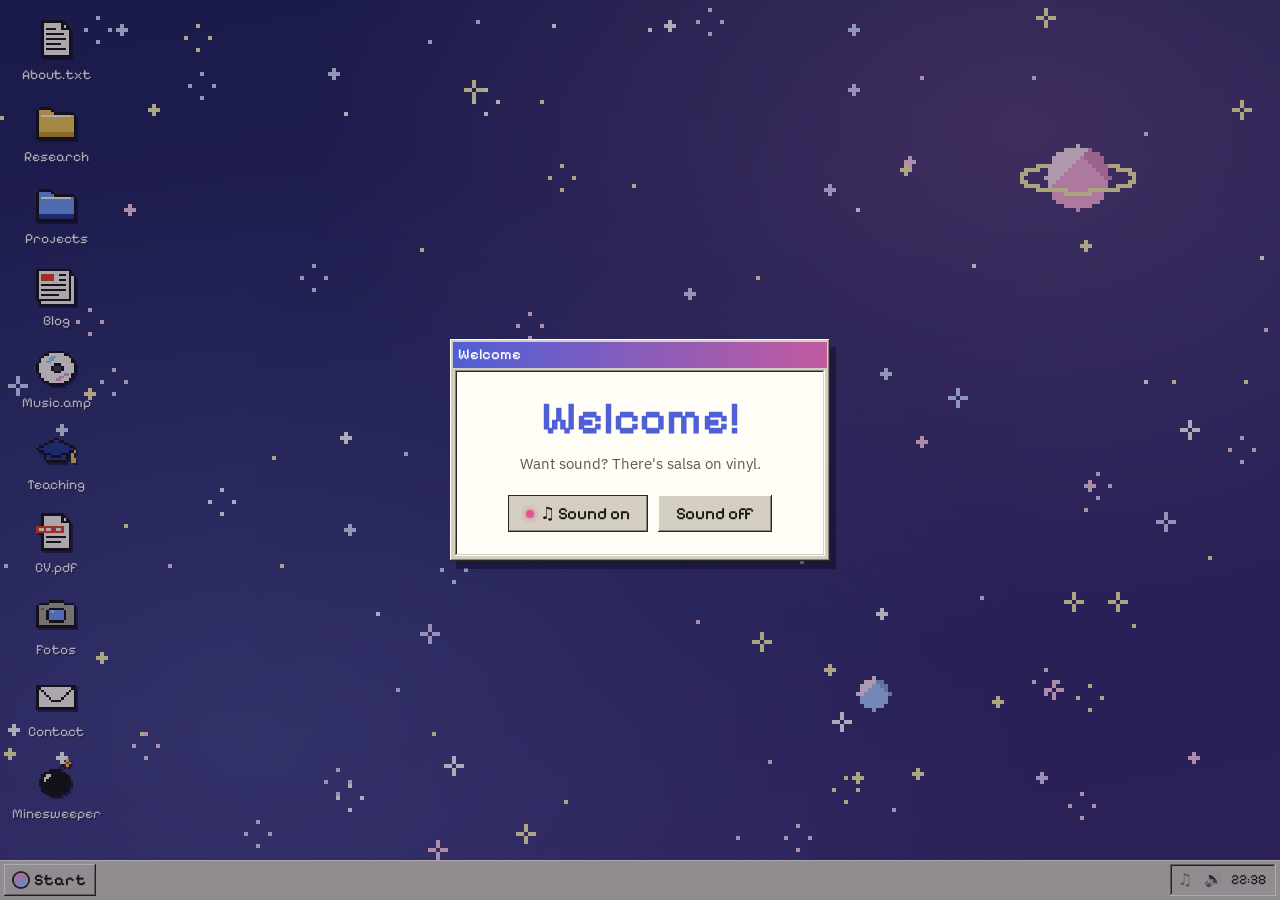
<file: index.html>
<!doctype html>
<html lang="en">
<head>
  <meta charset="utf-8">
  <meta name="viewport" content="width=device-width, initial-scale=1, viewport-fit=cover">
  <title>Sofia Vallejo</title>
  <meta name="description" content="Sofia Vallejo, audio engineer and PhD candidate in Sonic Interaction Design at IEM, Kunstuniversität Graz. Sonification, music production and musical acoustics.">
  <meta name="author" content="Sofia Vallejo">
  <meta property="og:title" content="Sofia Vallejo">
  <meta property="og:description" content="Sonification research, music production and sound projects.">
  <meta property="og:image" content="assets/img/me.jpg">
  <meta name="theme-color" content="#1d2257">
  <link rel="icon" href="assets/img/favicon.svg" type="image/svg+xml">

  <link rel="preconnect" href="https://fonts.googleapis.com">
  <link rel="preconnect" href="https://fonts.gstatic.com" crossorigin>
  <link href="https://fonts.googleapis.com/css2?family=IBM+Plex+Mono:wght@400;500&family=IBM+Plex+Sans:ital,wght@0,400;0,500;0,600;1,400&family=Pixelify+Sans:wght@400;500;600&display=swap" rel="stylesheet">
  <link rel="stylesheet" href="assets/css/style.css">

  <style>
    /* Animated card thumbnails: Overhead, Takt and Sonification Tools (inline SVG, no images). */
    .anim-thumb { display: block; width: 100%; height: 100%; }
    .thumb-anim-takt { background: #f3f4f6; }
    .anim-takt .tk-str { fill: none; stroke-width: 1.6; stroke-linecap: round; stroke-linejoin: round; opacity: .55;
      animation: tk-pluck 4.2s ease-out infinite; animation-delay: var(--d); }
    .anim-takt .tk-train { stroke: #f3f4f6; stroke-width: 1.2; }
    .anim-takt .tk-ring { fill: none; stroke: #1a1f2b; stroke-width: 1; opacity: 0; animation: tk-ring 6.5s ease-out infinite; }
    @keyframes tk-pluck { 0%, 100% { stroke-width: 1.6; opacity: .55 } 6% { stroke-width: 3.6; opacity: 1 } 20% { stroke-width: 1.6; opacity: .55 } }
    @keyframes tk-ring { 0% { r: 2; opacity: .7 } 25% { r: 18; opacity: 0 } 100% { r: 18; opacity: 0 } }
    .thumb-anim-soni { background: #476487; }
    .anim-soni .st-a { fill: #fff; transform-box: fill-box; transform-origin: center; animation: st-wave 3.2s ease-in-out infinite; }
    .anim-soni .st-l { fill: rgba(255,255,255,.35); animation: st-fade 3.2s ease-in-out infinite; }
    .anim-soni .st-t { fill: rgba(255,255,255,.85); font: 500 9px "IBM Plex Mono", monospace; letter-spacing: .04em; }
    @keyframes st-wave { 0%, 100% { transform: scaleY(.45); opacity: .7 } 35% { transform: scaleY(1.5); opacity: 1 } }
    @keyframes st-fade { 0%, 100% { opacity: .25 } 35% { opacity: .55 } }
    .thumb-anim-over { background: #070b1a; }
    .anim-over .ov-star { fill: #fff; animation: ov-tw 3s ease-in-out infinite; animation-delay: var(--d); }
    .anim-over .ov-aur { fill: none; stroke-width: 14; stroke-linecap: round; opacity: 0; filter: blur(4px);
      animation: ov-aur 7s ease-in-out infinite; animation-delay: var(--d); }
    .anim-over .ov-wind { stroke: #ffd27a; stroke-width: 1; stroke-linecap: round; opacity: 0;
      animation: ov-wind 2.4s linear infinite; animation-delay: var(--d); }
    .anim-over .ov-ray { stroke: #9fd8ff; stroke-width: 1.2; stroke-linecap: round; opacity: 0;
      animation: ov-ray 5s ease-out infinite; animation-delay: var(--d); }
    .anim-over .ov-gw { fill: none; stroke: #c9a7ff; stroke-width: 1; opacity: 0; animation: ov-gw 9s ease-out infinite; }
    .anim-over .ov-iss { fill: #fff; }
    .anim-over .ov-orbit { fill: none; stroke: rgba(255,255,255,.12); stroke-width: .8; stroke-dasharray: 2 4; }
    .anim-over .ov-hz { fill: #0c1226; }
    .anim-over .ov-t { fill: rgba(255,255,255,.7); font: 500 9px "IBM Plex Mono", monospace; letter-spacing: .08em; }
    @keyframes ov-tw { 0%, 100% { opacity: .25 } 50% { opacity: 1 } }
    @keyframes ov-aur { 0%, 100% { opacity: .15; transform: translateY(0) } 50% { opacity: .65; transform: translateY(-6px) } }
    @keyframes ov-wind { 0% { opacity: 0; transform: translateX(-40px) } 15% { opacity: .8 } 100% { opacity: 0; transform: translateX(340px) } }
    @keyframes ov-ray { 0%, 70% { opacity: 0 } 72% { opacity: 1 } 100% { opacity: 0 } }
    @keyframes ov-gw { 0%, 60% { r: 2; opacity: 0 } 62% { opacity: .9 } 100% { r: 70; opacity: 0 } }
    .thumb-anim-letter { background: #fbf8f1; }
    .anim-letter .lt-rule { stroke: #b9cbe6; stroke-width: .8; }
    .anim-letter .lt-mid { stroke-dasharray: 4 4; }
    .anim-letter .lt-margin { stroke: #e9a3a3; stroke-width: .8; }
    .anim-letter .lt-ink { fill: none; stroke: #1d2257; stroke-width: 4; stroke-linecap: round; stroke-linejoin: round;
      stroke-dasharray: 100; stroke-dashoffset: 100; animation: lt-write 4.8s ease-in-out infinite; animation-delay: var(--d); }
    .anim-letter .lt-wave { fill: none; stroke: #e86a4a; stroke-width: 1.4; opacity: 0;
      animation: lt-wave 4.8s ease-out infinite; animation-delay: var(--d); }
    .anim-letter .lt-note { fill: none; stroke: #e86a4a; stroke-width: 1.6; }
    .anim-letter .lt-notehead { fill: #e86a4a; }
    .anim-letter .lt-notes { animation: lt-bob 2.4s ease-in-out infinite; }
    @keyframes lt-write { 0% { stroke-dashoffset: 100 } 25% { stroke-dashoffset: 0 } 85% { stroke-dashoffset: 0; opacity: 1 } 100% { stroke-dashoffset: 0; opacity: 0 } }
    @keyframes lt-wave { 0% { r: 3; opacity: .9 } 20% { r: 22; opacity: 0 } 100% { r: 22; opacity: 0 } }
    @keyframes lt-bob { 0%, 100% { transform: translateY(0) } 50% { transform: translateY(-5px) } }
    .thumb-anim-sp { background: #1e3a4c; }
    .anim-sp .sp-grid { stroke: rgba(242,234,211,.1); stroke-width: .8; }
    .anim-sp .sp-wire { stroke: rgba(242,234,211,.55); stroke-width: 1.2; fill: none; }
    .anim-sp .sp-diode { fill: #f2ead3; }
    .anim-sp .sp-curve { fill: none; stroke: #e0533d; stroke-width: 2.2; stroke-linejoin: round; animation: sp-sweep 5s ease-in-out infinite alternate; }
    .anim-sp .sp-curve2 { fill: none; stroke: #4fb3a9; stroke-width: 1.4; opacity: .7; animation: sp-sweep 5s ease-in-out infinite alternate; animation-delay: -2.5s; }
    .anim-sp .sp-glow { fill: #f2b134; animation: px-pulse 1.6s ease-in-out infinite; animation-delay: var(--d, 0s); }
    .anim-sp .sp-t { fill: rgba(242,234,211,.8); font: 500 9px "IBM Plex Mono", monospace; letter-spacing: .06em; }
    @keyframes sp-sweep { from { transform: translateX(-70px) } to { transform: translateX(60px) } }
    /* Shared building blocks for the other animated thumbnails (class "anim-x"). */
    .anim-x * { transform-box: fill-box; }
    .anim-x .mono { font: 500 9px "IBM Plex Mono", monospace; letter-spacing: .06em; }
    .anim-x .p-glow { animation: px-pulse var(--t, 3s) ease-in-out infinite; animation-delay: var(--d, 0s); }
    .anim-x .p-blink { opacity: .15; animation: px-blink var(--t, 2s) ease-out infinite; animation-delay: var(--d, 0s); }
    .anim-x .p-bar { transform-origin: bottom; animation: px-bar var(--t, 1.2s) ease-in-out infinite alternate; animation-delay: var(--d, 0s); }
    .anim-x .p-mbar { transform-origin: center; animation: px-bar var(--t, 1.2s) ease-in-out infinite alternate; animation-delay: var(--d, 0s); }
    .anim-x .p-rise { opacity: 0; animation: px-rise var(--t, 5s) linear infinite; animation-delay: var(--d, 0s); }
    .anim-x .p-ring { fill: none; opacity: 0; animation: px-ring var(--t, 4s) ease-out infinite; animation-delay: var(--d, 0s); }
    .anim-x .p-bob { animation: px-bob var(--t, 1.6s) ease-in-out infinite; animation-delay: var(--d, 0s); }
    .anim-x .p-scroll { animation: px-scroll var(--t, 1.6s) linear infinite; }
    .anim-x .p-flow { stroke-dasharray: 3 5; animation: px-flow 1s linear infinite; }
    .anim-x .p-head { animation: px-head var(--t, 2.4s) linear infinite; }
    @keyframes px-pulse { 0%, 100% { opacity: .25 } 50% { opacity: 1 } }
    @keyframes px-blink { 0% { opacity: 1 } 18% { opacity: .15 } 100% { opacity: .15 } }
    @keyframes px-bar { 0% { transform: scaleY(.2) } 100% { transform: scaleY(1) } }
    @keyframes px-rise { 0% { opacity: 0; transform: translateY(0) } 15% { opacity: .9 } 100% { opacity: 0; transform: translateY(-130px) } }
    @keyframes px-ring { 0% { r: 3; opacity: .9 } 100% { r: 60; opacity: 0 } }
    @keyframes px-bob { 0%, 100% { transform: translateY(0) } 50% { transform: translateY(-5px) } }
    @keyframes px-scroll { from { transform: translateX(0) } to { transform: translateX(-80px) } }
    @keyframes px-flow { to { stroke-dashoffset: -16 } }
    @keyframes px-head { from { transform: translateX(0) } to { transform: translateX(256px) } }
    @media (prefers-reduced-motion: reduce) {
      .anim-letter .lt-ink { stroke-dashoffset: 0; }
      .anim-takt *, .anim-soni *, .anim-over *, .anim-letter *, .anim-x *, .anim-sp * { animation: none !important; }
      .anim-x .p-blink, .anim-x .p-rise, .anim-x .p-ring { opacity: .6; }
      .anim-takt animateMotion, .anim-over animateMotion { display: none; }
    }
  </style>
</head>

<body class="no-js">

  <!-- Wallpaper -->
  <canvas id="scope" aria-hidden="true"></canvas>

  <!-- Desktop icons -->
  <nav class="icons" aria-label="Desktop">
    <button class="icon" data-open="about"    data-icon="note"><span>About.txt</span></button>
    <button class="icon" data-open="research" data-icon="folder"><span>Research</span></button>
    <button class="icon" data-open="projects" data-icon="folderblue"><span>Projects</span></button>
    <button class="icon" data-open="blog"     data-icon="blog"><span>Blog</span></button>
    <button class="icon" data-open="music"    data-icon="cd"><span>Music.amp</span></button>
    <button class="icon" data-open="teaching" data-icon="cap"><span>Teaching</span></button>
    <button class="icon" data-open="cv"       data-icon="pdf"><span>CV.pdf</span></button>
    <button class="icon" data-open="fotos"    data-icon="camera"><span>Fotos</span></button>
    <button class="icon" data-open="contact"  data-icon="mail"><span>Contact</span></button>
    <button class="icon" data-open="mines"    data-icon="mine"><span>Minesweeper</span></button>
  </nav>

  <main id="windows">

    <!-- ===================== ABOUT ===================== -->
    <section class="win" id="about" data-title="About.txt" data-icon="note" data-x="0.08" data-y="0.07" data-w="620" aria-labelledby="about-h">
      <div class="win-body">
        <div class="about">
          <figure class="portrait">
            <img src="assets/img/me.jpg" alt="A fluffy white cat with a pink flower on its head, smiling" width="474" height="426">
            <figcaption>me.jpg (basically)</figcaption>
          </figure>
          <div class="about-text">
            <h1 id="about-h">Hola, I'm Sofia.</h1>
            <p class="lede">Audio engineer and researcher from Mexico City, based in Graz, Austria. I turn data into sound and build tools for doing it.</p>
            <p>I'm a PhD candidate and University Assistant in <strong>Musical Acoustics</strong> at the
              <a href="https://iem.kug.ac.at/" target="_blank" rel="noopener">Institute of Electronic Music and Acoustics (IEM)</a>,
              University of Music and Performing Arts Graz. My research is about <strong>sonification</strong> and the software we use to create sonifications.</p>
            <p>Our ICAD 2025 paper on sonification software won the <strong>Best Student Paper Award</strong>, and I've received the Audio Developer Conference <strong>Diversity Scholarship</strong> twice.</p>
            <p>Before Graz I did an MSc in Sound and Music Computing at the Universitat Pompeu Fabra in Barcelona, Spain, where I modelled analog synth oscillators with neural networks. Before <em>that</em>, I spent a few years in studios and on stages in Mexico.</p>
          </div>
        </div>
        <dl class="facts">
          <div><dt>Now</dt><dd>PhD &amp; University Assistant, IEM · KUG Graz</dd></div>
          <div><dt>From</dt><dd>Mexico City</dd></div>
          <div class="wide"><dt>Interests</dt><dd>Music, machine learning for audio, DSP, acoustics, sonification, sonic interaction design</dd></div>
          <div class="wide"><dt>Speaks</dt><dd>Spanish (native), English (C2), German (B1), Catalan (A2)</dd></div>
        </dl>

        <h2 class="sec-h offclock">Off the clock</h2>
        <p>Mostly something food related. I also keep a garden going, take photos (some are in <button class="linklike" data-open="fotos">Fotos</button>), and spend a lot of time playing games.</p>
        <dl class="favs">
          <div><dt>Favourite game</dt><dd>Red Dead Redemption 2</dd></div>
          <div><dt>Favourite film</dt><dd>Star Wars: The Empire Strikes Back</dd></div>
          <div><dt>Favourite TV shows</dt><dd>Peaky Blinders &amp; Modern Family</dd></div>
          <div><dt>Favourite band</dt><dd>Nothing But Thieves</dd></div>
          <div><dt>Favourite song</dt><dd>Inhaler, Foals</dd></div>
        </dl>
        <div class="btn-row">
          <button class="btn" data-open="research">Research</button>
          <button class="btn" data-open="projects">Projects</button>
          <button class="btn" data-open="music">Music</button>
          <a class="btn btn-primary" href="assets/cv/Sofia_Vallejo_CV.pdf" download>Download CV</a>
        </div>
      </div>
      <footer class="statusbar"><span>Graz, AT</span><span>47.07°N 15.44°E</span></footer>
    </section>

    <!-- ===================== RESEARCH ===================== -->
    <section class="win" id="research" data-title="Research" data-icon="folder" data-x="0.30" data-y="0.10" data-w="720" aria-labelledby="research-h">
      <div class="win-body">
        <h2 id="research-h" class="sec-h">Publications</h2>

        <ol class="pubs">
          <!-- TODO(Sofia): ICAD 2026 paper. Fill in title, co-authors and link once published, then remove class "todo" and the "forthcoming" tag. -->
          <li class="pub todo">
            <div class="pub-year">2026</div>
            <div class="pub-main">
              <h3 class="pub-title">Rule-Based Framework for Automated Audification <span class="badge">forthcoming</span></h3>
              <p class="pub-authors"><b>S. Vallejo Budziszewski</b>, K. Gross-Vogt, R. Höldrich</p>
              <p class="pub-venue">Proc. 31st International Conference on Auditory Display (ICAD 2026), Bielefeld, Germany</p>
            </div>
          </li>

          <!-- TODO(Sofia): Forum Acusticum paper. Fill in title and co-authors, then remove class "todo" (and "forthcoming" once out). -->
          <li class="pub todo">
            <div class="pub-year">2026</div>
            <div class="pub-main">
              <h3 class="pub-title">Natural Language Interaction for Morphology-Aware Audification <span class="badge">forthcoming</span></h3>
              <p class="pub-authors"><b>S. Vallejo Budziszewski</b>, K. Gross-Vogt</p>
              <p class="pub-venue">Proc. Forum Acusticum Euronoise 2026, Graz, Austria</p>
            </div>
          </li>

          <li class="pub">
            <div class="pub-year">2025</div>
            <div class="pub-main">
              <h3 class="pub-title">Legacy, active &amp; future software tools in sonification research <span class="award">★ Best Student Paper</span></h3>
              <p class="pub-authors"><b>S. Vallejo Budziszewski</b>, K. Gross-Vogt</p>
              <p class="pub-venue">Proc. 30th International Conference on Auditory Display (ICAD 2025), Coimbra, Portugal</p>
              <details>
                <summary>Abstract</summary>
                <p>This article provides an overview of the development of active and legacy software tools for sonification. A collection of tools has been compiled and categorized according to research trends suggested in this paper, for the period 1990 to the present. The tools are categorized into five main user scenarios, highlighting key features of sustainable software, and identifying major challenges. The article also outlines a research agenda that considers the application of machine learning for generating intuitive and adaptive sonifications.</p>
              </details>
              <div class="pub-links">
                <a class="tag-link strong" href="https://repository.gatech.edu/bitstreams/24d4ff78-cbfa-4020-9e48-fd3cd8efd4a8/download" target="_blank" rel="noopener">PDF</a>
                <a class="tag-link" href="https://doi.org/10.21785/icad2025.071" target="_blank" rel="noopener">DOI</a>
                <a class="tag-link" href="https://phaidra.kug.ac.at/o:136197" target="_blank" rel="noopener">Dataset (tool survey)</a>
                <a class="tag-link" href="https://sonitools.iem.sh/" target="_blank" rel="noopener">Tool catalogue</a>
                <button class="tag-link" data-bib="bib-icad25">BibTeX</button>
              </div>
              <pre class="bib" id="bib-icad25" hidden>@inproceedings{vallejo2025sonification,
  author    = {Vallejo Budziszewski, Sofia and Gross-Vogt, Katharina},
  title     = {Legacy, Active \& Future Software Tools in Sonification Research},
  booktitle = {Proceedings of the 30th International Conference on Auditory Display (ICAD 2025)},
  address   = {Coimbra, Portugal},
  year      = {2025},
  doi       = {10.21785/icad2025.071}
}</pre>
            </div>
          </li>

          <li class="pub">
            <div class="pub-year">2024</div>
            <div class="pub-main">
              <h3 class="pub-title">Modeling the voltage controlled oscillator using augmented neural networks</h3>
              <p class="pub-authors"><b>S. Vallejo Budziszewski</b></p>
              <p class="pub-venue">MSc thesis, Sound and Music Computing, Music Technology Group, Universitat Pompeu Fabra</p>
              <details>
                <summary>Summary</summary>
                <p>A digital model of the VCO of the analog RSF Kobol synthesizer, built with augmented neural networks. The model learns how the oscillator's frequency behaves and how it responds to control voltage, and a phase integrator turns that into a waveform.</p>
              </details>
              <div class="pub-links">
                <a class="tag-link" href="https://zenodo.org/records/13861977" target="_blank" rel="noopener">Zenodo</a>
                <a class="tag-link" href="https://github.com/sofiavallejob/KobolRSF" target="_blank" rel="noopener">Code</a>
              </div>
            </div>
          </li>
        </ol>

        <h2 class="sec-h">Awards</h2>
        <ul class="rows">
          <li><span class="row-date">2025</span><span><b>Best Student Paper Award</b>, ICAD 2025, Coimbra</span></li>
          <!-- TODO(Sofia): add the two years of the ADC scholarship, e.g. "2024, 2025" -->
          <li><span class="row-date">2× </span><span><b>Diversity Scholarship</b>, Audio Developer Conference (ADC)</span></li>
        </ul>

        <h2 class="sec-h">Talks &amp; workshops</h2>
        <ul class="rows">
          <li><span class="row-date">Jul 2025</span><span><b>Sonification of Air Particles in Graz</b>. Workshop at the <a href="https://smc25.iem.at/summer-school/" target="_blank" rel="noopener">SMC 2025 Summer School</a>, with Katharina Groß-Vogt. Participants sonified nano- and micro-particle data from Graz's air in SuperCollider and Pure Data.</span></li>
          <li><span class="row-date">Sep 2026</span><span><b>Forum Acusticum Euronoise 2026</b>, Graz. Paper presentation.</span></li>
          <li><span class="row-date">Jul 2026</span><span><b>ICAD 2026</b>. Paper presentation.</span></li>
          <li><span class="row-date">Jul 2025</span><span><b>ICAD 2025</b>, Coimbra. Paper presentation.</span></li>
          <li><span class="row-date">2023</span><span><b>Measure of Music</b> hackathon &amp; conference. Project presentation (Fan-Turnout).</span></li>
        </ul>
      </div>
      <footer class="statusbar"><span>2 published · 2 forthcoming</span><span>IEM · KUG</span></footer>
    </section>

    <!-- ===================== PROJECTS ===================== -->
    <section class="win" id="projects" data-title="Projects" data-icon="folderblue" data-x="0.16" data-y="0.14" data-w="820" aria-labelledby="projects-h">
      <div class="toolbar" role="toolbar" aria-label="Filter projects">
        <h2 id="projects-h" class="visually-hidden">Projects</h2>
        <button class="chip" aria-pressed="true" data-filter="all">All</button>
        <button class="chip" aria-pressed="false" data-filter="sonification">Sonification</button>
        <button class="chip" aria-pressed="false" data-filter="research">Research &amp; ML</button>
        <button class="chip" aria-pressed="false" data-filter="pd">Pure Data &amp; code</button>
      </div>
      <div class="win-body">
        <!-- Newest first. To add a screenshot, swap the placeholder <div class="card-thumb thumb-placeholder ..."> for an <img> like the cards further down. -->
        <ul class="cards">
          <li class="card" data-cat="sonification">
            <a class="card-thumb" href="blog/aftershock/" tabindex="-1" aria-hidden="true"><svg class="anim-thumb anim-x" viewBox="0 0 320 200" preserveAspectRatio="xMidYMid slice" aria-hidden="true"><rect width="320" height="200" fill="#12101b"/><rect x="58" y="40" width="262" height="110" fill="#e4f58c" opacity=".08"/><line x1="58" y1="40" x2="58" y2="150" stroke="#68c7d2" stroke-width="1.2"/><line x1="96" y1="40" x2="96" y2="150" stroke="#e8899b" stroke-width="1.2"/><path d="M0,99.2 L2,100.1 L4,99.6 L6,100.3 L8,100.4 L10,98.7 L12,98.5 L14,101.0 L16,99.3 L18,99.2 L20,101.5 L22,99.9 L24,101.0 L26,99.9 L28,100.4 L30,99.0 L32,100.4 L34,101.1 L36,100.1 L38,100.7 L40,100.5 L42,98.7 L44,100.8 L46,100.3 L48,99.4 L50,98.6 L52,101.1 L54,99.9 L56,100.7 L58,107.6 L60,104.3 L62,108.4 L64,97.9 L66,106.0 L68,98.9 L70,108.7 L72,107.6 L74,91.9 L76,92.7 L78,94.3 L80,109.3 L82,98.7 L84,102.5 L86,96.0 L88,100.1 L90,97.7 L92,97.0 L94,101.7 L96,108.4 L98,139.1 L100,117.0 L102,138.9 L104,131.2 L106,141.7 L108,114.1 L110,73.2 L112,127.7 L114,134.6 L116,129.2 L118,104.8 L120,114.4 L122,81.1 L124,121.0 L126,104.5 L128,87.2 L130,74.9 L132,119.7 L134,126.4 L136,78.5 L138,115.2 L140,95.6 L142,83.4 L144,90.5 L146,112.0 L148,116.1 L150,80.9 L152,104.7 L154,82.1 L156,108.4 L158,93.7 L160,113.7 L162,116.8 L164,100.2 L166,116.4 L168,93.9 L170,86.9 L172,103.0 L174,86.4 L176,91.4 L178,97.5 L180,102.9 L182,91.1 L184,88.5 L186,109.0 L188,95.6 L190,110.6 L192,108.9 L194,97.3 L196,99.2 L198,100.4 L200,102.9 L202,101.9 L204,101.1 L206,102.2 L208,107.9 L210,100.1 L212,98.8 L214,103.7 L216,95.7 L218,96.9 L220,107.4 L222,100.3 L224,100.7 L226,93.0 L228,98.8 L230,101.1 L232,93.6 L234,101.5 L236,101.7 L238,94.6 L240,101.5 L242,99.6 L244,102.1 L246,98.3 L248,102.3 L250,102.6 L252,94.9 L254,95.5 L256,101.8 L258,104.6 L260,97.6 L262,99.6 L264,100.9 L266,98.4 L268,98.8 L270,98.3 L272,98.9 L274,100.8 L276,98.3 L278,99.0 L280,102.2 L282,96.3 L284,100.5 L286,101.8 L288,98.6 L290,97.9 L292,102.2 L294,98.1 L296,97.8 L298,99.5 L300,101.4 L302,97.3 L304,98.8 L306,98.9 L308,102.2 L310,99.6 L312,102.3 L314,97.9 L316,99.0 L318,100.9 L320,102.3" fill="none" stroke="#f1effa" stroke-width="1.1"/><circle cx="40" cy="164" r="3" fill="#e4f58c" class="p-glow" style="--d:0.0s;--t:2s"/><circle cx="100" cy="164" r="3" fill="#77b99a" class="p-glow" style="--d:0.3s;--t:2s"/><circle cx="160" cy="164" r="3" fill="#68c7d2" class="p-glow" style="--d:0.6s;--t:2s"/><circle cx="220" cy="164" r="3" fill="#8ba9ec" class="p-glow" style="--d:0.9s;--t:2s"/><circle cx="280" cy="164" r="3" fill="#c798ee" class="p-glow" style="--d:1.2s;--t:2s"/><text x="16" y="26" class="mono" fill="#e4f58c">P · S · coda → reverb</text><text x="16" y="192" class="mono" fill="rgba(241,239,250,.6)">35 earthquakes · 80 recordings</text></svg></a>
            <div class="card-body">
              <p class="card-meta">2026 · JUCE · VST3 / AU / Standalone · macOS &amp; Windows</p>
              <h3>Aftershock</h3>
              <p><em>A reverb made from earthquakes.</em> The reverb tail is a real seismogram: 35 earthquakes from nine tectonic settings, recorded at up to three distances, mapped band by band onto sound. Free and open source.</p>
              <div class="pub-links">
                <a class="tag-link strong" href="https://github.com/sofiavallejob/aftershock/releases">Download</a>
                <a class="tag-link" href="blog/aftershock/">Read the post</a>
                <a class="tag-link" href="https://github.com/sofiavallejob/aftershock" target="_blank" rel="noopener">Code</a>
              </div>
            </div>
          </li>

          <li class="card" data-cat="research">
            <a class="card-thumb thumb-anim-sp" href="blog/steiner-parker-filter/" tabindex="-1" aria-hidden="true"><svg class="anim-thumb anim-sp" viewBox="0 0 320 200" preserveAspectRatio="xMidYMid slice" aria-hidden="true"><rect width="320" height="200" fill="#1e3a4c"/><g class="sp-grid"><line x1="0" y1="80" x2="320" y2="80"/><line x1="0" y1="120" x2="320" y2="120"/><line x1="0" y1="160" x2="320" y2="160"/><line x1="80" y1="60" x2="80" y2="180"/><line x1="160" y1="60" x2="160" y2="180"/><line x1="240" y1="60" x2="240" y2="180"/></g><line x1="16" y1="34" x2="304" y2="34" class="sp-wire"/><path d="M46,34 l-8,-6 v12 z" class="sp-diode"/><rect x="37" y="28" width="1.6" height="12" class="sp-diode"/><path d="M72,34 l-8,-6 v12 z" class="sp-diode"/><rect x="63" y="28" width="1.6" height="12" class="sp-diode"/><path d="M98,34 l-8,-6 v12 z" class="sp-diode"/><rect x="89" y="28" width="1.6" height="12" class="sp-diode"/><path d="M124,34 l-8,-6 v12 z" class="sp-diode"/><rect x="115" y="28" width="1.6" height="12" class="sp-diode"/><path d="M150,34 l-8,-6 v12 z" class="sp-diode"/><rect x="141" y="28" width="1.6" height="12" class="sp-diode"/><path d="M176,34 l-8,-6 v12 z" class="sp-diode"/><rect x="167" y="28" width="1.6" height="12" class="sp-diode"/><path d="M202,34 l-8,-6 v12 z" class="sp-diode"/><rect x="193" y="28" width="1.6" height="12" class="sp-diode"/><path d="M228,34 l-8,-6 v12 z" class="sp-diode"/><rect x="219" y="28" width="1.6" height="12" class="sp-diode"/><path d="M254,34 l-8,-6 v12 z" class="sp-diode"/><rect x="245" y="28" width="1.6" height="12" class="sp-diode"/><path d="M280,34 l-8,-6 v12 z" class="sp-diode"/><rect x="271" y="28" width="1.6" height="12" class="sp-diode"/><circle cx="59" cy="34" r="2" class="sp-glow" style="--d:0.00s"/><circle cx="85" cy="34" r="2" class="sp-glow" style="--d:0.16s"/><circle cx="111" cy="34" r="2" class="sp-glow" style="--d:0.32s"/><circle cx="137" cy="34" r="2" class="sp-glow" style="--d:0.48s"/><circle cx="163" cy="34" r="2" class="sp-glow" style="--d:0.64s"/><circle cx="189" cy="34" r="2" class="sp-glow" style="--d:0.80s"/><circle cx="215" cy="34" r="2" class="sp-glow" style="--d:0.96s"/><circle cx="241" cy="34" r="2" class="sp-glow" style="--d:1.12s"/><circle cx="267" cy="34" r="2" class="sp-glow" style="--d:1.28s"/><circle cx="293" cy="34" r="2" class="sp-glow" style="--d:1.44s"/><path d="M-80,100 L120,100 C150,100 158,62 170,62 C182,62 186,98 200,112 L300,180 L420,240" class="sp-curve"/><path d="M-80,178 L60,150 C110,136 150,118 170,70 C190,118 230,136 280,150 L420,178" class="sp-curve2"/><text x="16" y="186" class="sp-t">LP · BP · HP · VST3 / AU</text></svg></a>
            <div class="card-body">
              <p class="card-meta">2026 · JUCE · VST3 / AU · beta</p>
              <h3>Steiner-Parker Filter</h3>
              <p><em>A 1970s diode filter as a plugin.</em> A wave digital model of the Steiner-Parker VCF, built from a real schematic: ten diodes, three inputs for low-pass, band-pass and high-pass, and resonance that sings. Free and open source.</p>
              <div class="pub-links">
                <a class="tag-link strong" href="https://github.com/sofiavallejob/steiner-parker-filter/releases/latest/download/Steiner-Parker-Filter-0.1.0-beta-mac.zip">Download (macOS)</a>
                <a class="tag-link" href="blog/steiner-parker-filter/">Read the post</a>
                <a class="tag-link" href="https://github.com/sofiavallejob/steiner-parker-filter" target="_blank" rel="noopener">Code</a>
              </div>
            </div>
          </li>

          <li class="card" data-cat="sonification">
            <a class="card-thumb thumb-anim-over" href="https://overhead.iem.sh/" target="_blank" rel="noopener" tabindex="-1" aria-hidden="true"><svg class="anim-thumb anim-over" viewBox="0 0 320 200" preserveAspectRatio="xMidYMid slice" aria-hidden="true"><circle cx="22" cy="18" r=".9" class="ov-star" style="--d:0s"/><circle cx="64" cy="44" r=".7" class="ov-star" style="--d:.8s"/><circle cx="118" cy="14" r="1" class="ov-star" style="--d:1.6s"/><circle cx="172" cy="36" r=".7" class="ov-star" style="--d:.4s"/><circle cx="214" cy="12" r=".9" class="ov-star" style="--d:2.2s"/><circle cx="262" cy="40" r=".8" class="ov-star" style="--d:1.1s"/><circle cx="300" cy="20" r="1" class="ov-star" style="--d:2.7s"/><circle cx="90" cy="70" r=".6" class="ov-star" style="--d:1.9s"/><circle cx="240" cy="74" r=".6" class="ov-star" style="--d:.2s"/><path d="M-10,130 C60,95 120,140 180,110 S280,90 330,115" stroke="#3fe0a0" class="ov-aur" style="--d:0s"/><path d="M-10,118 C70,88 140,125 200,98 S290,82 330,100" stroke="#7a6cff" class="ov-aur" style="--d:2.3s"/><path d="M-10,140 C50,115 110,150 170,125 S270,110 330,130" stroke="#2fc6c0" class="ov-aur" style="--d:4.6s"/><line x1="0" y1="56" x2="26" y2="56" class="ov-wind" style="--d:0s"/><line x1="0" y1="82" x2="18" y2="82" class="ov-wind" style="--d:.6s"/><line x1="0" y1="30" x2="22" y2="30" class="ov-wind" style="--d:1.2s"/><line x1="0" y1="66" x2="14" y2="66" class="ov-wind" style="--d:1.8s"/><line x1="70" y1="0" x2="62" y2="40" class="ov-ray" style="--d:0s"/><line x1="230" y1="0" x2="238" y2="52" class="ov-ray" style="--d:1.7s"/><line x1="150" y1="0" x2="146" y2="30" class="ov-ray" style="--d:3.4s"/><circle cx="196" cy="60" r="2" class="ov-gw"/><path id="ovorb" d="M-20,175 Q160,120 340,175" class="ov-orbit"/><circle r="2.2" class="ov-iss"><animateMotion dur="14s" repeatCount="indefinite"><mpath href="#ovorb"/></animateMotion></circle><path d="M0,200 L0,172 L30,168 L55,174 L90,166 L130,172 L170,164 L210,171 L250,165 L290,172 L320,168 L320,200 Z" class="ov-hz"/><text x="16" y="192" class="ov-t">sun · aurora · cosmic rays · GW · ISS</text></svg></a>
            <div class="card-body">
              <p class="card-meta">2026 · Web Audio · live data</p>
              <h3>Overhead</h3>
              <p><em>The sky above you, composing itself.</em> Solar wind, aurora, cosmic rays, gravitational-wave alerts and the ISS, streamed live into one piece that never plays the same twice.</p>
              <div class="pub-links">
                <a class="tag-link strong" href="https://overhead.iem.sh/" target="_blank" rel="noopener">▶ Listen live</a>
                <a class="tag-link" href="https://git.iem.at/overhead/overhead.iem.sh" target="_blank" rel="noopener">Code</a>
              </div>
            </div>
          </li>

          <li class="card" data-cat="sonification">
            <a class="card-thumb thumb-takt thumb-anim-takt" href="https://takt.iem.sh/" target="_blank" rel="noopener" tabindex="-1" aria-hidden="true"><svg class="anim-thumb anim-takt" viewBox="0 0 320 200" preserveAspectRatio="xMidYMid slice" aria-hidden="true"><path id="tk0" d="M-10,60 L80,70 L160,95 L240,90 L330,120" stroke="#e3b341" class="tk-str" style="--d:0.0s"/><path id="tk1" d="M40,-10 L70,60 L120,110 L150,210" stroke="#3fb37f" class="tk-str" style="--d:0.7s"/><path id="tk2" d="M-10,150 L90,130 L170,100 L250,60 L330,40" stroke="#e86a4a" class="tk-str" style="--d:1.4s"/><path id="tk3" d="M200,-10 L190,70 L210,140 L260,210" stroke="#4f9be8" class="tk-str" style="--d:2.1s"/><path id="tk4" d="M-10,100 L60,105 L140,150 L230,170 L330,165" stroke="#b07be0" class="tk-str" style="--d:2.8s"/><circle r="3.2" fill="#e3b341" class="tk-train"><animateMotion dur="8.3s" begin="-1.3s" repeatCount="indefinite"><mpath href="#tk0"/></animateMotion></circle><circle r="3.2" fill="#e3b341" class="tk-train"><animateMotion dur="9.6s" begin="-0.7s" repeatCount="indefinite" keyPoints="1;0" keyTimes="0;1" calcMode="linear"><mpath href="#tk0"/></animateMotion></circle><circle r="3.2" fill="#3fb37f" class="tk-train"><animateMotion dur="9.1s" begin="-3.3s" repeatCount="indefinite"><mpath href="#tk1"/></animateMotion></circle><circle r="3.2" fill="#3fb37f" class="tk-train"><animateMotion dur="7.2s" begin="-3.7s" repeatCount="indefinite" keyPoints="1;0" keyTimes="0;1" calcMode="linear"><mpath href="#tk1"/></animateMotion></circle><circle r="3.2" fill="#e86a4a" class="tk-train"><animateMotion dur="7.1s" begin="-3.1s" repeatCount="indefinite"><mpath href="#tk2"/></animateMotion></circle><circle r="3.2" fill="#e86a4a" class="tk-train"><animateMotion dur="7.3s" begin="-0.7s" repeatCount="indefinite" keyPoints="1;0" keyTimes="0;1" calcMode="linear"><mpath href="#tk2"/></animateMotion></circle><circle r="3.2" fill="#4f9be8" class="tk-train"><animateMotion dur="8.7s" begin="-7.2s" repeatCount="indefinite"><mpath href="#tk3"/></animateMotion></circle><circle r="3.2" fill="#4f9be8" class="tk-train"><animateMotion dur="7.5s" begin="-1.7s" repeatCount="indefinite" keyPoints="1;0" keyTimes="0;1" calcMode="linear"><mpath href="#tk3"/></animateMotion></circle><circle r="3.2" fill="#b07be0" class="tk-train"><animateMotion dur="9.5s" begin="-9.0s" repeatCount="indefinite"><mpath href="#tk4"/></animateMotion></circle><circle r="3.2" fill="#b07be0" class="tk-train"><animateMotion dur="9.3s" begin="-3.7s" repeatCount="indefinite" keyPoints="1;0" keyTimes="0;1" calcMode="linear"><mpath href="#tk4"/></animateMotion></circle><circle cx="118" cy="108" r="2" class="tk-ring" style="animation-delay:0s"/><circle cx="193" cy="82" r="2" class="tk-ring" style="animation-delay:1.3s"/><circle cx="205" cy="126" r="2" class="tk-ring" style="animation-delay:2.6s"/><circle cx="160" cy="96" r="2" class="tk-ring" style="animation-delay:3.9s"/><circle cx="72" cy="64" r="2" class="tk-ring" style="animation-delay:5.2s"/></svg></a>
            <div class="card-body">
              <p class="card-meta">2026 · Web Audio · live data</p>
              <h3>Takt</h3>
              <p><em>Rail networks as strings.</em> Each route is a string tuned by its length, and trains pluck the lines they cross. Late trains drift out of tune. Live from 15+ cities, Tokyo included.</p>
              <div class="pub-links">
                <a class="tag-link strong" href="https://takt.iem.sh/" target="_blank" rel="noopener">▶ Listen live</a>
                <a class="tag-link" href="https://git.iem.at/takt/takt.iem.sh" target="_blank" rel="noopener">Code</a>
              </div>
            </div>
          </li>

          <li class="card" data-cat="sonification research">
            <a class="card-thumb thumb-anim-soni" href="https://sonitools.iem.sh/" target="_blank" rel="noopener" tabindex="-1" aria-hidden="true"><svg class="anim-thumb anim-soni" viewBox="0 0 320 200" preserveAspectRatio="xMidYMid slice" aria-hidden="true"><rect x="21.0" y="32.0" width="6" height="4" rx="2" class="st-l" style="animation-delay:0.00s"/><rect x="42.6" y="29.5" width="6" height="9" rx="2" class="st-a" style="animation-delay:0.12s"/><rect x="64.2" y="29.5" width="6" height="9" rx="2" class="st-a" style="animation-delay:0.24s"/><rect x="85.8" y="25.0" width="6" height="18" rx="2" class="st-a" style="animation-delay:0.36s"/><rect x="107.4" y="29.5" width="6" height="9" rx="2" class="st-a" style="animation-delay:0.48s"/><rect x="129.0" y="25.0" width="6" height="18" rx="2" class="st-a" style="animation-delay:0.60s"/><rect x="150.6" y="28.0" width="6" height="12" rx="2" class="st-a" style="animation-delay:0.72s"/><rect x="172.2" y="31.0" width="6" height="6" rx="2" class="st-a" style="animation-delay:0.84s"/><rect x="193.8" y="25.0" width="6" height="18" rx="2" class="st-a" style="animation-delay:0.96s"/><rect x="215.4" y="25.0" width="6" height="18" rx="2" class="st-a" style="animation-delay:1.08s"/><rect x="237.0" y="28.0" width="6" height="12" rx="2" class="st-a" style="animation-delay:1.20s"/><rect x="258.6" y="26.5" width="6" height="15" rx="2" class="st-a" style="animation-delay:1.32s"/><rect x="280.2" y="29.5" width="6" height="9" rx="2" class="st-a" style="animation-delay:1.44s"/><rect x="301.8" y="32.0" width="6" height="4" rx="2" class="st-l" style="animation-delay:1.56s"/><rect x="21.0" y="58.0" width="6" height="4" rx="2" class="st-l" style="animation-delay:0.05s"/><rect x="42.6" y="51.0" width="6" height="18" rx="2" class="st-a" style="animation-delay:0.17s"/><rect x="64.2" y="52.5" width="6" height="15" rx="2" class="st-a" style="animation-delay:0.29s"/><rect x="85.8" y="58.0" width="6" height="4" rx="2" class="st-l" style="animation-delay:0.41s"/><rect x="107.4" y="58.0" width="6" height="4" rx="2" class="st-l" style="animation-delay:0.53s"/><rect x="129.0" y="57.0" width="6" height="6" rx="2" class="st-a" style="animation-delay:0.65s"/><rect x="150.6" y="52.5" width="6" height="15" rx="2" class="st-a" style="animation-delay:0.77s"/><rect x="172.2" y="54.0" width="6" height="12" rx="2" class="st-a" style="animation-delay:0.89s"/><rect x="193.8" y="52.5" width="6" height="15" rx="2" class="st-a" style="animation-delay:1.01s"/><rect x="215.4" y="57.0" width="6" height="6" rx="2" class="st-a" style="animation-delay:1.13s"/><rect x="237.0" y="58.0" width="6" height="4" rx="2" class="st-l" style="animation-delay:1.25s"/><rect x="258.6" y="54.0" width="6" height="12" rx="2" class="st-a" style="animation-delay:1.37s"/><rect x="280.2" y="54.0" width="6" height="12" rx="2" class="st-a" style="animation-delay:1.49s"/><rect x="301.8" y="51.0" width="6" height="18" rx="2" class="st-a" style="animation-delay:1.61s"/><rect x="21.0" y="84.0" width="6" height="4" rx="2" class="st-l" style="animation-delay:0.10s"/><rect x="42.6" y="83.0" width="6" height="6" rx="2" class="st-a" style="animation-delay:0.22s"/><rect x="64.2" y="84.0" width="6" height="4" rx="2" class="st-l" style="animation-delay:0.34s"/><rect x="85.8" y="83.0" width="6" height="6" rx="2" class="st-a" style="animation-delay:0.46s"/><rect x="107.4" y="80.0" width="6" height="12" rx="2" class="st-a" style="animation-delay:0.58s"/><rect x="129.0" y="78.5" width="6" height="15" rx="2" class="st-a" style="animation-delay:0.70s"/><rect x="150.6" y="78.5" width="6" height="15" rx="2" class="st-a" style="animation-delay:0.82s"/><rect x="172.2" y="84.0" width="6" height="4" rx="2" class="st-l" style="animation-delay:0.94s"/><rect x="193.8" y="78.5" width="6" height="15" rx="2" class="st-a" style="animation-delay:1.06s"/><rect x="215.4" y="77.0" width="6" height="18" rx="2" class="st-a" style="animation-delay:1.18s"/><rect x="237.0" y="83.0" width="6" height="6" rx="2" class="st-a" style="animation-delay:1.30s"/><rect x="258.6" y="80.0" width="6" height="12" rx="2" class="st-a" style="animation-delay:1.42s"/><rect x="280.2" y="81.5" width="6" height="9" rx="2" class="st-a" style="animation-delay:1.54s"/><rect x="301.8" y="78.5" width="6" height="15" rx="2" class="st-a" style="animation-delay:1.66s"/><rect x="21.0" y="104.5" width="6" height="15" rx="2" class="st-a" style="animation-delay:0.15s"/><rect x="42.6" y="106.0" width="6" height="12" rx="2" class="st-a" style="animation-delay:0.27s"/><rect x="64.2" y="110.0" width="6" height="4" rx="2" class="st-l" style="animation-delay:0.39s"/><rect x="85.8" y="110.0" width="6" height="4" rx="2" class="st-l" style="animation-delay:0.51s"/><rect x="107.4" y="110.0" width="6" height="4" rx="2" class="st-l" style="animation-delay:0.63s"/><rect x="129.0" y="104.5" width="6" height="15" rx="2" class="st-a" style="animation-delay:0.75s"/><rect x="150.6" y="110.0" width="6" height="4" rx="2" class="st-l" style="animation-delay:0.87s"/><rect x="172.2" y="104.5" width="6" height="15" rx="2" class="st-a" style="animation-delay:0.99s"/><rect x="193.8" y="110.0" width="6" height="4" rx="2" class="st-l" style="animation-delay:1.11s"/><rect x="215.4" y="107.5" width="6" height="9" rx="2" class="st-a" style="animation-delay:1.23s"/><rect x="237.0" y="107.5" width="6" height="9" rx="2" class="st-a" style="animation-delay:1.35s"/><rect x="258.6" y="103.0" width="6" height="18" rx="2" class="st-a" style="animation-delay:1.47s"/><rect x="280.2" y="106.0" width="6" height="12" rx="2" class="st-a" style="animation-delay:1.59s"/><rect x="301.8" y="104.5" width="6" height="15" rx="2" class="st-a" style="animation-delay:1.71s"/><rect x="21.0" y="129.0" width="6" height="18" rx="2" class="st-a" style="animation-delay:0.20s"/><rect x="42.6" y="133.5" width="6" height="9" rx="2" class="st-a" style="animation-delay:0.32s"/><rect x="64.2" y="129.0" width="6" height="18" rx="2" class="st-a" style="animation-delay:0.44s"/><rect x="85.8" y="136.0" width="6" height="4" rx="2" class="st-l" style="animation-delay:0.56s"/><rect x="107.4" y="135.0" width="6" height="6" rx="2" class="st-a" style="animation-delay:0.68s"/><rect x="129.0" y="129.0" width="6" height="18" rx="2" class="st-a" style="animation-delay:0.80s"/><rect x="150.6" y="130.5" width="6" height="15" rx="2" class="st-a" style="animation-delay:0.92s"/><rect x="172.2" y="130.5" width="6" height="15" rx="2" class="st-a" style="animation-delay:1.04s"/><rect x="193.8" y="135.0" width="6" height="6" rx="2" class="st-a" style="animation-delay:1.16s"/><rect x="215.4" y="133.5" width="6" height="9" rx="2" class="st-a" style="animation-delay:1.28s"/><rect x="237.0" y="135.0" width="6" height="6" rx="2" class="st-a" style="animation-delay:1.40s"/><rect x="258.6" y="135.0" width="6" height="6" rx="2" class="st-a" style="animation-delay:1.52s"/><rect x="280.2" y="129.0" width="6" height="18" rx="2" class="st-a" style="animation-delay:1.64s"/><rect x="301.8" y="135.0" width="6" height="6" rx="2" class="st-a" style="animation-delay:1.76s"/><rect x="21.0" y="162.0" width="6" height="4" rx="2" class="st-l" style="animation-delay:0.25s"/><rect x="42.6" y="161.0" width="6" height="6" rx="2" class="st-a" style="animation-delay:0.37s"/><rect x="64.2" y="162.0" width="6" height="4" rx="2" class="st-l" style="animation-delay:0.49s"/><rect x="85.8" y="159.5" width="6" height="9" rx="2" class="st-a" style="animation-delay:0.61s"/><rect x="107.4" y="158.0" width="6" height="12" rx="2" class="st-a" style="animation-delay:0.73s"/><rect x="129.0" y="156.5" width="6" height="15" rx="2" class="st-a" style="animation-delay:0.85s"/><rect x="150.6" y="156.5" width="6" height="15" rx="2" class="st-a" style="animation-delay:0.97s"/><rect x="172.2" y="162.0" width="6" height="4" rx="2" class="st-l" style="animation-delay:1.09s"/><rect x="193.8" y="156.5" width="6" height="15" rx="2" class="st-a" style="animation-delay:1.21s"/><rect x="215.4" y="159.5" width="6" height="9" rx="2" class="st-a" style="animation-delay:1.33s"/><rect x="237.0" y="158.0" width="6" height="12" rx="2" class="st-a" style="animation-delay:1.45s"/><text x="24" y="190" class="st-t">81 tools · 56 active · 25 legacy</text></svg></a>
            <div class="card-body">
              <p class="card-meta">2026 · IEM Graz · ICAD 2025</p>
              <h3>Sonification Tools</h3>
              <p>A living catalogue of 80+ sonification tools, active and legacy, from our award-winning ICAD 2025 survey. Search, filter, and submit tools that are missing.</p>
              <div class="pub-links">
                <a class="tag-link strong" href="https://sonitools.iem.sh/" target="_blank" rel="noopener">Open catalogue</a>
                <a class="tag-link" href="https://doi.org/10.21785/icad2025.071" target="_blank" rel="noopener">Paper</a>
              </div>
            </div>
          </li>

          <li class="card" data-cat="sonification">
            <a class="card-thumb thumb-wil" href="https://github.com/sofiavallejob/whatisleft" target="_blank" rel="noopener" tabindex="-1" aria-hidden="true"><span class="choir" aria-hidden="true"></span></a>
            <div class="card-body">
              <p class="card-meta">2026 · Web Audio · Pure Data</p>
              <h3>What Is Left</h3>
              <p>Every country starts as the same choir of 160 voices. What you hear missing is what was taken: the killed, the displaced, the disappeared.</p>
              <div class="pub-links">
                <a class="tag-link" href="https://github.com/sofiavallejob/whatisleft" target="_blank" rel="noopener">Code</a>
              </div>
            </div>
          </li>

          <li class="card" data-cat="sonification research">
            <a class="card-thumb" href="https://git.iem.at/p4632/ml-sonification-tool" target="_blank" rel="noopener" tabindex="-1" aria-hidden="true"><svg class="anim-thumb anim-x" viewBox="0 0 320 200" preserveAspectRatio="xMidYMid slice" aria-hidden="true"><rect width="320" height="200" fill="#1d2257"/><g fill="#9fd8ff"><circle cx="22" cy="110" r="2.6" class="p-glow" style="--d:0s;--t:2.4s"/><circle cx="34" cy="92" r="2.6" class="p-glow" style="--d:.2s;--t:2.4s"/><circle cx="46" cy="118" r="2.6" class="p-glow" style="--d:.4s;--t:2.4s"/><circle cx="58" cy="76" r="2.6" class="p-glow" style="--d:.6s;--t:2.4s"/><circle cx="70" cy="98" r="2.6" class="p-glow" style="--d:.8s;--t:2.4s"/><circle cx="82" cy="84" r="2.6" class="p-glow" style="--d:1s;--t:2.4s"/><circle cx="94" cy="124" r="2.6" class="p-glow" style="--d:1.2s;--t:2.4s"/></g><g stroke="rgba(255,255,255,.55)" stroke-width="1.2" fill="none"><path d="M104,100 L134,62" class="p-flow"/><path d="M104,100 L134,100" class="p-flow"/><path d="M104,100 L134,138" class="p-flow"/><path d="M196,62 L226,100" class="p-flow"/><path d="M196,100 L226,100" class="p-flow"/><path d="M196,138 L226,100" class="p-flow"/></g><g fill="#e3b341"><rect x="134" y="50" width="62" height="24" rx="5" class="p-blink" style="--t:3s;--d:0s"/><rect x="134" y="88" width="62" height="24" rx="5" class="p-blink" style="--t:3s;--d:1s"/><rect x="134" y="126" width="62" height="24" rx="5" class="p-blink" style="--t:3s;--d:2s"/></g><g fill="none" stroke="#e3b341" stroke-width="1"><rect x="134" y="50" width="62" height="24" rx="5"/><rect x="134" y="88" width="62" height="24" rx="5"/><rect x="134" y="126" width="62" height="24" rx="5"/></g><g fill="#fff" class="mono" text-anchor="middle"><text x="165" y="65">pitch</text><text x="165" y="103">loudness</text><text x="165" y="141">timbre</text></g><g fill="#fff"><rect x="234" y="80" width="5" height="40" rx="2" class="p-mbar" style="--d:0s;--t:.5s"/><rect x="243" y="70" width="5" height="60" rx="2" class="p-mbar" style="--d:.15s;--t:.6s"/><rect x="252" y="62" width="5" height="76" rx="2" class="p-mbar" style="--d:.3s;--t:.45s"/><rect x="261" y="74" width="5" height="52" rx="2" class="p-mbar" style="--d:.1s;--t:.55s"/><rect x="270" y="58" width="5" height="84" rx="2" class="p-mbar" style="--d:.25s;--t:.5s"/><rect x="279" y="72" width="5" height="56" rx="2" class="p-mbar" style="--d:.05s;--t:.65s"/><rect x="288" y="82" width="5" height="36" rx="2" class="p-mbar" style="--d:.35s;--t:.5s"/><rect x="297" y="88" width="5" height="24" rx="2" class="p-mbar" style="--d:.2s;--t:.6s"/></g><text x="160" y="184" text-anchor="middle" class="mono" fill="rgba(255,255,255,.75)">data → rules → sound</text><text x="16" y="24" class="mono" fill="#e3b341">PhD</text></svg></a>
            <div class="card-body">
              <p class="card-meta">2025 – · PhD project · IEM Graz</p>
              <h3>Sonification Studio</h3>
              <p><em>My PhD project.</em> A tool that turns data into sound by combining machine learning with expert mapping rules from the sonification literature, building on our ICAD survey of sonification software.</p>
              <div class="pub-links">
                <a class="tag-link strong" href="https://git.iem.at/p4632/ml-sonification-tool" target="_blank" rel="noopener">First release</a>
              </div>
            </div>
          </li>

          <li class="card" data-cat="sonification">
            <a class="card-thumb thumb-anim-letter" href="https://sidlab.iem.sh/project/letterdayproject/" target="_blank" rel="noopener" tabindex="-1" aria-hidden="true"><svg class="anim-thumb anim-letter" viewBox="0 0 320 200" preserveAspectRatio="xMidYMid slice" aria-hidden="true"><line x1="0" y1="62" x2="320" y2="62" class="lt-rule"/><line x1="0" y1="100" x2="320" y2="100" class="lt-rule lt-mid"/><line x1="0" y1="138" x2="320" y2="138" class="lt-rule"/><line x1="0" y1="176" x2="320" y2="176" class="lt-rule"/><line x1="34" y1="0" x2="34" y2="200" class="lt-margin"/><path d="M118,108 C104,96 82,104 82,122 C82,140 104,144 116,128 M118,104 L118,138" pathLength="100" class="lt-ink" style="--d:0s"/><path d="M146,62 L146,138 M146,118 C152,100 180,98 182,120 C184,142 156,146 146,128" pathLength="100" class="lt-ink" style="--d:1.6s"/><path d="M240,108 C230,98 208,100 208,122 C208,142 230,144 242,132" pathLength="100" class="lt-ink" style="--d:3.2s"/><circle cx="118" cy="138" r="3" class="lt-wave" style="--d:1.1s"/><circle cx="146" cy="128" r="3" class="lt-wave" style="--d:2.7s"/><circle cx="242" cy="132" r="3" class="lt-wave" style="--d:4.3s"/><g class="lt-notes"><path d="M262,60 l0,-18 l10,-3 l0,18" class="lt-note"/><circle cx="260" cy="60" r="3" class="lt-notehead"/><circle cx="270" cy="57" r="3" class="lt-notehead"/></g></svg></a>
            <div class="card-body">
              <p class="card-meta">2024 – · IEM Graz</p>
              <h3>The Letter Day Project</h3>
              <p>A pen with sound feedback that helps first graders learn to write, linking each letter's shape to its sound.</p>
              <div class="pub-links">
                <a class="tag-link strong" href="https://sidlab.iem.sh/project/letterdayproject/" target="_blank" rel="noopener">Project</a>
              </div>
            </div>
          </li>

          <li class="card" data-cat="research">
            <a class="card-thumb" href="https://zenodo.org/records/13861977" target="_blank" rel="noopener" tabindex="-1" aria-hidden="true"><svg class="anim-thumb anim-x" viewBox="0 0 320 200" preserveAspectRatio="xMidYMid slice" aria-hidden="true"><rect width="320" height="200" fill="#0d1a12"/><g stroke="rgba(108,240,160,.12)" stroke-width=".8"><line x1="0" y1="50" x2="320" y2="50"/><line x1="0" y1="100" x2="320" y2="100"/><line x1="0" y1="150" x2="320" y2="150"/><line x1="80" y1="0" x2="80" y2="200"/><line x1="160" y1="0" x2="160" y2="200"/><line x1="240" y1="0" x2="240" y2="200"/></g><g class="p-scroll" style="--t:1.4s"><path d="M0,140 L40,70 L40,140 L80,70 L80,140 L120,70 L120,140 L160,70 L160,140 L200,70 L200,140 L240,70 L240,140 L280,70 L280,140 L320,70 L320,140 L360,70 L360,140 L400,70" fill="none" stroke="#e3b341" stroke-width="1.2" stroke-dasharray="3 3" opacity=".7" transform="translate(2,3)"/><path d="M0,140 L40,70 L40,140 L80,70 L80,140 L120,70 L120,140 L160,70 L160,140 L200,70 L200,140 L240,70 L240,140 L280,70 L280,140 L320,70 L320,140 L360,70 L360,140 L400,70" fill="none" stroke="#6cf0a0" stroke-width="2"/></g><g stroke="rgba(108,240,160,.3)" stroke-width=".6"><line x1="226" y1="22" x2="250" y2="14"/><line x1="226" y1="22" x2="250" y2="30"/><line x1="226" y1="38" x2="250" y2="14"/><line x1="226" y1="38" x2="250" y2="30"/><line x1="250" y1="14" x2="274" y2="22"/><line x1="250" y1="30" x2="274" y2="22"/><line x1="250" y1="14" x2="274" y2="38"/><line x1="250" y1="30" x2="274" y2="38"/></g><g fill="#6cf0a0"><circle cx="226" cy="22" r="3" class="p-glow" style="--d:0s;--t:1.4s"/><circle cx="226" cy="38" r="3" class="p-glow" style="--d:.2s;--t:1.4s"/><circle cx="250" cy="14" r="3" class="p-glow" style="--d:.4s;--t:1.4s"/><circle cx="250" cy="30" r="3" class="p-glow" style="--d:.6s;--t:1.4s"/><circle cx="274" cy="22" r="3" class="p-glow" style="--d:.8s;--t:1.4s"/><circle cx="274" cy="38" r="3" class="p-glow" style="--d:1s;--t:1.4s"/></g><text x="16" y="24" class="mono" fill="#6cf0a0">VCO · model vs analog</text><text x="16" y="184" class="mono" fill="rgba(108,240,160,.6)">CV 2.4 V · 220.0 Hz</text></svg></a>
            <div class="card-body">
              <p class="card-meta">2024 · MTG · PyTorch</p>
              <h3>Kobol RSF VCO</h3>
              <p>My MSc thesis: a neural network that emulates the oscillator of the analog RSF Kobol synth.</p>
              <div class="pub-links">
                <a class="tag-link" href="https://zenodo.org/records/13861977" target="_blank" rel="noopener">Thesis</a>
                <a class="tag-link" href="https://github.com/sofiavallejob/KobolRSF" target="_blank" rel="noopener">Code</a>
              </div>
            </div>
          </li>

          <li class="card" data-cat="research">
            <a class="card-thumb" href="https://www.upf.edu/web/mtg/ongoing-projects/-/asset_publisher/DneGVrJZ7tmE/content/id/245414020/maximized" target="_blank" rel="noopener" tabindex="-1" aria-hidden="true"><svg class="anim-thumb anim-x" viewBox="0 0 320 200" preserveAspectRatio="xMidYMid slice" aria-hidden="true"><rect width="320" height="200" fill="#2b2233"/><rect x="50" y="26" width="220" height="128" rx="10" fill="#17121c" stroke="#5a4a66" stroke-width="2"/><line x1="130" y1="170" x2="190" y2="170" stroke="#5a4a66" stroke-width="3" stroke-linecap="round"/><line x1="160" y1="154" x2="160" y2="170" stroke="#5a4a66" stroke-width="3"/><text x="66" y="48" class="mono" fill="rgba(255,255,255,.6)">dialogue</text><g fill="#f3f4f6"><rect x="66" y="56" width="6" height="34" rx="2" class="p-bar" style="--d:0s;--t:.4s"/><rect x="76" y="56" width="6" height="34" rx="2" class="p-bar" style="--d:.2s;--t:.35s"/><rect x="86" y="56" width="6" height="34" rx="2" class="p-bar" style="--d:.1s;--t:.5s"/><rect x="96" y="56" width="6" height="34" rx="2" class="p-bar" style="--d:.3s;--t:.3s"/><rect x="106" y="56" width="6" height="34" rx="2" class="p-bar" style="--d:.05s;--t:.45s"/><rect x="116" y="56" width="6" height="34" rx="2" class="p-bar" style="--d:.25s;--t:.4s"/></g><text x="66" y="108" class="mono" fill="rgba(255,255,255,.6)">music</text><g fill="#e86a4a"><rect x="66" y="116" width="6" height="26" rx="2" class="p-bar" style="--d:0s;--t:1.4s"/><rect x="76" y="116" width="6" height="26" rx="2" class="p-bar" style="--d:.3s;--t:1.6s"/><rect x="86" y="116" width="6" height="26" rx="2" class="p-bar" style="--d:.6s;--t:1.3s"/><rect x="96" y="116" width="6" height="26" rx="2" class="p-bar" style="--d:.2s;--t:1.5s"/><rect x="106" y="116" width="6" height="26" rx="2" class="p-bar" style="--d:.5s;--t:1.7s"/><rect x="116" y="116" width="6" height="26" rx="2" class="p-bar" style="--d:.1s;--t:1.4s"/></g><text x="168" y="86" class="mono" fill="rgba(255,255,255,.6)">audible?</text><text x="168" y="114" fill="#e86a4a" class="p-glow" style="font:600 26px 'IBM Plex Mono',monospace;--t:2.4s">0.62</text><text x="16" y="190" class="mono" fill="rgba(255,255,255,.5)">background music in TV &amp; film</text></svg></a>
            <div class="card-body">
              <p class="card-meta">2023 – 24 · MTG &amp; BMAT</p>
              <h3>LoudSense</h3>
              <p>Estimating how audible background music is in TV and film, for fairer royalties.</p>
              <div class="pub-links">
                <a class="tag-link" href="https://www.upf.edu/web/mtg/ongoing-projects/-/asset_publisher/DneGVrJZ7tmE/content/id/245414020/maximized" target="_blank" rel="noopener">Project</a>
                <a class="tag-link" href="https://github.com/sofiavallejob/LoudSense" target="_blank" rel="noopener">Code</a>
              </div>
            </div>
          </li>

          <li class="card" data-cat="research">
            <a class="card-thumb" href="https://github.com/sofiavallejob/TranscribeASL" target="_blank" rel="noopener" tabindex="-1" aria-hidden="true"><svg class="anim-thumb anim-x" viewBox="0 0 320 200" preserveAspectRatio="xMidYMid slice" aria-hidden="true"><rect width="320" height="200" fill="#f3f4f6"/><g class="p-bob" style="--t:2.6s"><g stroke="#1a1f2b" stroke-width="1.6" stroke-linecap="round" fill="none"><path d="M92,168 L92,128"/><path d="M92,128 L64,116 L50,96"/><path d="M92,128 L80,102 L77,78 L76,58"/><path d="M92,128 L94,100 L95,76 L96,52"/><path d="M92,128 L106,102 L110,80 L112,62"/><path d="M92,128 L116,110 L124,94 L128,80"/></g><g fill="#4f9be8"><circle cx="92" cy="168" r="3.4" class="p-glow" style="--d:0s"/><circle cx="92" cy="128" r="3.4" class="p-glow" style="--d:.2s"/><circle cx="64" cy="116" r="3" class="p-glow" style="--d:.4s"/><circle cx="50" cy="96" r="3" class="p-glow" style="--d:.6s"/><circle cx="80" cy="102" r="3" class="p-glow" style="--d:.8s"/><circle cx="77" cy="78" r="3" class="p-glow" style="--d:1s"/><circle cx="76" cy="58" r="3" class="p-glow" style="--d:1.2s"/><circle cx="94" cy="100" r="3" class="p-glow" style="--d:1.4s"/><circle cx="95" cy="76" r="3" class="p-glow" style="--d:1.6s"/><circle cx="96" cy="52" r="3" class="p-glow" style="--d:1.8s"/><circle cx="106" cy="102" r="3" class="p-glow" style="--d:2s"/><circle cx="110" cy="80" r="3" class="p-glow" style="--d:2.2s"/><circle cx="112" cy="62" r="3" class="p-glow" style="--d:2.4s"/><circle cx="116" cy="110" r="3" class="p-glow" style="--d:2.6s"/><circle cx="124" cy="94" r="3" class="p-glow" style="--d:2.8s"/><circle cx="128" cy="80" r="3" class="p-glow" style="--d:3s"/></g></g><path d="M148,108 L168,108" stroke="#1a1f2b" stroke-width="1.2" class="p-flow" fill="none"/><g fill="#1a1f2b" style="font:600 26px 'Pixelify Sans',monospace"><text x="180" y="118" class="p-blink" style="--t:5s;--d:0s">H</text><text x="202" y="118" class="p-blink" style="--t:5s;--d:.5s">E</text><text x="224" y="118" class="p-blink" style="--t:5s;--d:1s">L</text><text x="244" y="118" class="p-blink" style="--t:5s;--d:1.5s">L</text><text x="264" y="118" class="p-blink" style="--t:5s;--d:2s">O</text></g><text x="16" y="24" class="mono" fill="#4f9be8">sign → text, live</text></svg></a>
            <div class="card-body">
              <p class="card-meta">2023 · Wekinator, Processing</p>
              <h3>Transcribe ASL</h3>
              <p>Real-time American Sign Language to text with interactive machine learning.</p>
              <div class="pub-links">
                <a class="tag-link" href="https://github.com/sofiavallejob/TranscribeASL" target="_blank" rel="noopener">Code</a>
              </div>
            </div>
          </li>

          <li class="card" data-cat="research">
            <a class="card-thumb" href="https://github.com/tlr-id/measure_of_music-MTG_best" target="_blank" rel="noopener" tabindex="-1" aria-hidden="true"><svg class="anim-thumb anim-x" viewBox="0 0 320 200" preserveAspectRatio="xMidYMid slice" aria-hidden="true"><rect width="320" height="200" fill="#1a1f2b"/><g fill="#e3b341" opacity=".18"><path d="M70,0 L30,150 L110,150 Z" class="p-glow" style="--t:2.2s"/><path d="M160,0 L120,150 L200,150 Z" class="p-glow" style="--t:2.2s;--d:.7s"/><path d="M250,0 L210,150 L290,150 Z" class="p-glow" style="--t:2.2s;--d:1.4s"/></g><rect x="20" y="40" width="280" height="10" rx="2" fill="#2c3344"/><g fill="#b07be0"><circle cx="30" cy="160" r="7" class="p-bob" style="--d:0s;--t:.6s"/><circle cx="50" cy="164" r="7" class="p-bob" style="--d:.2s;--t:.6s"/><circle cx="70" cy="158" r="7" class="p-bob" style="--d:.1s;--t:.6s"/><circle cx="90" cy="163" r="7" class="p-bob" style="--d:.3s;--t:.6s"/><circle cx="110" cy="159" r="7" class="p-bob" style="--d:.05s;--t:.6s"/><circle cx="130" cy="164" r="7" class="p-bob" style="--d:.25s;--t:.6s"/><circle cx="150" cy="158" r="7" class="p-bob" style="--d:.15s;--t:.6s"/><circle cx="170" cy="162" r="7" class="p-bob" style="--d:.35s;--t:.6s"/><circle cx="190" cy="159" r="7" class="p-bob" style="--d:.1s;--t:.6s"/><circle cx="210" cy="164" r="7" class="p-bob" style="--d:.2s;--t:.6s"/><circle cx="230" cy="158" r="7" class="p-bob" style="--d:.3s;--t:.6s"/><circle cx="250" cy="163" r="7" class="p-bob" style="--d:0s;--t:.6s"/><circle cx="270" cy="159" r="7" class="p-bob" style="--d:.25s;--t:.6s"/><circle cx="290" cy="164" r="7" class="p-bob" style="--d:.15s;--t:.6s"/></g><g fill="#4f9be8"><circle cx="40" cy="182" r="8" class="p-bob" style="--d:.1s;--t:.7s"/><circle cx="62" cy="186" r="8" class="p-bob" style="--d:.3s;--t:.7s"/><circle cx="84" cy="181" r="8" class="p-bob" style="--d:0s;--t:.7s"/><circle cx="106" cy="185" r="8" class="p-bob" style="--d:.2s;--t:.7s"/><circle cx="128" cy="182" r="8" class="p-bob" style="--d:.4s;--t:.7s"/><circle cx="150" cy="186" r="8" class="p-bob" style="--d:.1s;--t:.7s"/><circle cx="172" cy="181" r="8" class="p-bob" style="--d:.3s;--t:.7s"/><circle cx="194" cy="185" r="8" class="p-bob" style="--d:.05s;--t:.7s"/><circle cx="216" cy="182" r="8" class="p-bob" style="--d:.25s;--t:.7s"/><circle cx="238" cy="186" r="8" class="p-bob" style="--d:.15s;--t:.7s"/><circle cx="260" cy="181" r="8" class="p-bob" style="--d:.35s;--t:.7s"/><circle cx="282" cy="185" r="8" class="p-bob" style="--d:.2s;--t:.7s"/></g><g fill="#3fb37f"><rect x="226" y="70" width="10" height="50" class="p-bar" style="--d:0s;--t:1.8s"/><rect x="240" y="70" width="10" height="50" class="p-bar" style="--d:.4s;--t:1.8s"/><rect x="254" y="70" width="10" height="50" class="p-bar" style="--d:.8s;--t:1.8s"/><rect x="268" y="70" width="10" height="50" class="p-bar" style="--d:1.2s;--t:1.8s"/></g><text x="16" y="24" class="mono" fill="#e3b341">turnout forecast</text></svg></a>
            <div class="card-body">
              <p class="card-meta">2023 · Measure of Music</p>
              <h3>Fan-Turnout</h3>
              <p>Hackathon project on music data and audience turnout.</p>
              <div class="pub-links">
                <a class="tag-link" href="https://github.com/tlr-id/measure_of_music-MTG_best" target="_blank" rel="noopener">Code</a>
              </div>
            </div>
          </li>

          <li class="card" data-cat="research">
            <a class="card-thumb" href="https://github.com/sofiavallejob/GrooveEstimationUsingDNNs" target="_blank" rel="noopener" tabindex="-1" aria-hidden="true"><svg class="anim-thumb anim-x" viewBox="0 0 320 200" preserveAspectRatio="xMidYMid slice" aria-hidden="true"><rect width="320" height="200" fill="#e86a4a"/><g stroke="rgba(255,255,255,.22)" stroke-width="12" stroke-dasharray="12 4"><line x1="32" y1="70" x2="288" y2="70"/><line x1="32" y1="100" x2="288" y2="100"/><line x1="32" y1="130" x2="288" y2="130"/></g><g class="mono" fill="rgba(255,255,255,.8)"><text x="8" y="73">kk</text><text x="8" y="103">sn</text><text x="8" y="133">hh</text></g><g fill="#fff" style="--t:2.4s"><rect x="32" y="64" width="12" height="12" rx="2" class="p-blink" style="--t:2.4s;--d:0s"/><rect x="80" y="64" width="12" height="12" rx="2" class="p-blink" style="--t:2.4s;--d:.45s"/><rect x="160" y="64" width="12" height="12" rx="2" class="p-blink" style="--t:2.4s;--d:1.2s"/><rect x="208" y="64" width="12" height="12" rx="2" class="p-blink" style="--t:2.4s;--d:1.65s"/><rect x="96" y="94" width="12" height="12" rx="2" class="p-blink" style="--t:2.4s;--d:.6s"/><rect x="224" y="94" width="12" height="12" rx="2" class="p-blink" style="--t:2.4s;--d:1.8s"/><rect x="32" y="124" width="12" height="12" rx="2" class="p-blink" style="--t:2.4s;--d:0s"/><rect x="64" y="124" width="12" height="12" rx="2" class="p-blink" style="--t:2.4s;--d:.3s"/><rect x="96" y="124" width="12" height="12" rx="2" class="p-blink" style="--t:2.4s;--d:.6s"/><rect x="128" y="124" width="12" height="12" rx="2" class="p-blink" style="--t:2.4s;--d:.9s"/><rect x="160" y="124" width="12" height="12" rx="2" class="p-blink" style="--t:2.4s;--d:1.2s"/><rect x="192" y="124" width="12" height="12" rx="2" class="p-blink" style="--t:2.4s;--d:1.5s"/><rect x="224" y="124" width="12" height="12" rx="2" class="p-blink" style="--t:2.4s;--d:1.8s"/><rect x="256" y="124" width="12" height="12" rx="2" class="p-blink" style="--t:2.4s;--d:2.1s"/></g><rect x="30" y="56" width="2" height="88" fill="#1a1f2b" class="p-head" style="--t:2.4s"/><text x="16" y="184" class="mono" fill="#fff">groove</text><rect x="70" y="177" width="180" height="8" rx="4" fill="rgba(255,255,255,.25)"/><rect x="70" y="177" width="160" height="8" rx="4" fill="#fff" class="p-glow" style="--t:2.4s"/><text x="258" y="184" class="mono" fill="#fff">0.87</text></svg></a>
            <div class="card-body">
              <p class="card-meta">2023 · UPF · DNNs</p>
              <h3>Groove estimation</h3>
              <p>Can a deep network tell how much a track grooves? Trained on the Tropical Genres Dataset.</p>
              <div class="pub-links">
                <a class="tag-link" href="https://github.com/sofiavallejob/GrooveEstimationUsingDNNs" target="_blank" rel="noopener">Code</a>
              </div>
            </div>
          </li>

          <li class="card" data-cat="pd">
            <a class="card-thumb" href="https://github.com/sofiavallejob/MarkovModelsInPD" target="_blank" rel="noopener" tabindex="-1" aria-hidden="true"><svg class="anim-thumb anim-x" viewBox="0 0 320 200" preserveAspectRatio="xMidYMid slice" aria-hidden="true"><rect width="320" height="200" fill="#26332b"/><g stroke="rgba(255,255,255,.18)" stroke-width="1.2" fill="none"><line x1="90" y1="60" x2="230" y2="60"/><line x1="230" y1="60" x2="230" y2="140"/><line x1="230" y1="140" x2="90" y2="140"/><line x1="90" y1="140" x2="90" y2="60"/><line x1="90" y1="60" x2="230" y2="140"/><line x1="230" y1="60" x2="90" y2="140"/></g><g stroke="#3fb37f" stroke-width="2.4" fill="none"><line x1="90" y1="60" x2="230" y2="60" class="p-blink" style="--t:4s;--d:.6s"/><line x1="230" y1="60" x2="230" y2="140" class="p-blink" style="--t:4s;--d:1.6s"/><line x1="230" y1="140" x2="90" y2="140" class="p-blink" style="--t:4s;--d:2.6s"/><line x1="90" y1="140" x2="90" y2="60" class="p-blink" style="--t:4s;--d:3.6s"/></g><g fill="#1a2620" stroke="rgba(255,255,255,.4)" stroke-width="1.2"><circle cx="90" cy="60" r="20"/><circle cx="230" cy="60" r="20"/><circle cx="230" cy="140" r="20"/><circle cx="90" cy="140" r="20"/></g><g fill="#3fb37f"><circle cx="90" cy="60" r="20" class="p-blink" style="--t:4s;--d:0s"/><circle cx="230" cy="60" r="20" class="p-blink" style="--t:4s;--d:1s"/><circle cx="230" cy="140" r="20" class="p-blink" style="--t:4s;--d:2s"/><circle cx="90" cy="140" r="20" class="p-blink" style="--t:4s;--d:3s"/></g><g fill="#fff" text-anchor="middle" style="font:600 14px 'IBM Plex Mono',monospace"><text x="90" y="65">I</text><text x="230" y="65">IV</text><text x="230" y="145">V</text><text x="90" y="145">vi</text></g><g fill="none" stroke="#3fb37f"><circle cx="90" cy="60" r="20" class="p-ring" style="--t:4s;--d:0s"/><circle cx="230" cy="60" r="20" class="p-ring" style="--t:4s;--d:1s"/><circle cx="230" cy="140" r="20" class="p-ring" style="--t:4s;--d:2s"/><circle cx="90" cy="140" r="20" class="p-ring" style="--t:4s;--d:3s"/></g><text x="16" y="190" class="mono" fill="rgba(255,255,255,.6)">P(next chord | this chord)</text></svg></a>
            <div class="card-body">
              <p class="card-meta">2023 · Pure Data</p>
              <h3>Markov chords</h3>
              <p>Markov chains that write chord progressions in any major key and play them through Serum.</p>
              <div class="pub-links">
                <a class="tag-link" href="https://github.com/sofiavallejob/MarkovModelsInPD" target="_blank" rel="noopener">Patch</a>
              </div>
            </div>
          </li>

          <li class="card" data-cat="pd">
            <a class="card-thumb" href="https://www.youtube.com/watch?v=l0DSrargaQY" target="_blank" rel="noopener" tabindex="-1" aria-hidden="true"><svg class="anim-thumb anim-x" viewBox="0 0 320 200" preserveAspectRatio="xMidYMid slice" aria-hidden="true"><rect width="320" height="200" fill="#0b0b12"/><g stroke-width="1.4"><circle cx="160" cy="100" r="3" stroke="#b07be0" class="p-ring" style="--t:4s;--d:0s"/><circle cx="160" cy="100" r="3" stroke="#4f9be8" class="p-ring" style="--t:4s;--d:.8s"/><circle cx="160" cy="100" r="3" stroke="#b07be0" class="p-ring" style="--t:4s;--d:1.6s"/><circle cx="160" cy="100" r="3" stroke="#4f9be8" class="p-ring" style="--t:4s;--d:2.4s"/><circle cx="160" cy="100" r="3" stroke="#b07be0" class="p-ring" style="--t:4s;--d:3.2s"/></g><circle cx="160" cy="100" r="6" fill="#fff" class="p-glow" style="--t:1.6s"/><g fill="none" stroke="rgba(255,255,255,.35)" stroke-width="1"><rect x="24" y="30" width="44" height="16"/><rect x="24" y="154" width="44" height="16"/><rect x="252" y="30" width="44" height="16"/><rect x="252" y="154" width="44" height="16"/></g><g class="mono" fill="rgba(255,255,255,.6)"><text x="28" y="41">osc~</text><text x="28" y="165">*~</text><text x="256" y="41">vcf~</text><text x="256" y="165">dac~</text></g><g stroke="rgba(255,255,255,.3)" fill="none"><path d="M68,38 L150,96" class="p-flow"/><path d="M68,162 L150,104" class="p-flow"/><path d="M170,96 L252,38" class="p-flow"/><path d="M170,104 L252,162" class="p-flow"/></g></svg></a>
            <div class="card-body">
              <p class="card-meta">2023 · Pure Data</p>
              <h3>Consciousness</h3>
              <p>Final lab for the MTG course on computational music creativity.</p>
              <div class="pub-links">
                <a class="tag-link" href="https://www.youtube.com/watch?v=l0DSrargaQY" target="_blank" rel="noopener">Video</a>
              </div>
            </div>
          </li>

          <li class="card" data-cat="pd">
            <a class="card-thumb" href="https://www.youtube.com/watch?v=LK4_Kl8M_mU" target="_blank" rel="noopener" tabindex="-1" aria-hidden="true"><svg class="anim-thumb anim-x" viewBox="0 0 320 200" preserveAspectRatio="xMidYMid slice" aria-hidden="true"><rect width="320" height="200" fill="#253447"/><g fill="#9fd8ff"><circle cx="30" cy="160" r="2.4" class="p-rise" style="--d:0s"/><circle cx="58" cy="160" r="1.8" class="p-rise" style="--d:1.3s"/><circle cx="84" cy="160" r="3" class="p-rise" style="--d:2.6s"/><circle cx="110" cy="160" r="2" class="p-rise" style="--d:.7s"/><circle cx="136" cy="160" r="2.6" class="p-rise" style="--d:3.4s"/><circle cx="160" cy="160" r="1.6" class="p-rise" style="--d:1.9s"/><circle cx="186" cy="160" r="2.8" class="p-rise" style="--d:4.2s"/><circle cx="212" cy="160" r="2" class="p-rise" style="--d:.3s"/><circle cx="238" cy="160" r="2.4" class="p-rise" style="--d:2.2s"/><circle cx="264" cy="160" r="1.8" class="p-rise" style="--d:3.8s"/><circle cx="290" cy="160" r="2.6" class="p-rise" style="--d:1.1s"/></g><g fill="#e3b341"><circle cx="44" cy="160" r="2" class="p-rise" style="--d:2.9s;--t:6s"/><circle cx="122" cy="160" r="2.4" class="p-rise" style="--d:4.6s;--t:6s"/><circle cx="198" cy="160" r="1.8" class="p-rise" style="--d:.9s;--t:6s"/><circle cx="276" cy="160" r="2.2" class="p-rise" style="--d:3.1s;--t:6s"/></g><g fill="rgba(255,255,255,.12)"><rect x="64" y="172" width="18" height="12" rx="2"/><rect x="88" y="172" width="18" height="12" rx="2"/><rect x="112" y="172" width="18" height="12" rx="2"/><rect x="136" y="172" width="18" height="12" rx="2"/><rect x="160" y="172" width="18" height="12" rx="2"/><rect x="184" y="172" width="18" height="12" rx="2"/><rect x="208" y="172" width="18" height="12" rx="2"/><rect x="232" y="172" width="18" height="12" rx="2"/></g><g fill="#e86a4a"><rect x="64" y="172" width="18" height="12" rx="2" class="p-blink" style="--t:2s;--d:0s"/><rect x="112" y="172" width="18" height="12" rx="2" class="p-blink" style="--t:2s;--d:.5s"/><rect x="160" y="172" width="18" height="12" rx="2" class="p-blink" style="--t:2s;--d:1s"/><rect x="184" y="172" width="18" height="12" rx="2" class="p-blink" style="--t:2s;--d:1.25s"/><rect x="232" y="172" width="18" height="12" rx="2" class="p-blink" style="--t:2s;--d:1.75s"/></g><text x="16" y="24" class="mono" fill="rgba(255,255,255,.7)">grains · Cmaj7 → Am9</text></svg></a>
            <div class="card-body">
              <p class="card-meta">2023 · Pure Data</p>
              <h3>Ambient Generator</h3>
              <p>Granular ambient beds from two chords, plus a TR-808-style kit.</p>
              <div class="pub-links">
                <a class="tag-link" href="https://www.youtube.com/watch?v=LK4_Kl8M_mU" target="_blank" rel="noopener">Video</a>
                <a class="tag-link" href="https://github.com/sofiavallejob/AmbientGenerator" target="_blank" rel="noopener">Patch</a>
              </div>
            </div>
          </li>

          <li class="card" data-cat="pd">
            <a class="card-thumb" href="https://www.youtube.com/watch?v=or7sDQCsSp8" target="_blank" rel="noopener" tabindex="-1" aria-hidden="true"><svg class="anim-thumb anim-x" viewBox="0 0 320 200" preserveAspectRatio="xMidYMid slice" aria-hidden="true"><rect width="320" height="200" fill="#e3b341"/><g stroke="rgba(26,31,43,.12)" stroke-width="1"><line x1="0" y1="40" x2="320" y2="40"/><line x1="0" y1="70" x2="320" y2="70"/><line x1="0" y1="100" x2="320" y2="100"/><line x1="0" y1="130" x2="320" y2="130"/><line x1="0" y1="160" x2="320" y2="160"/></g><g fill="#1a1f2b"><rect x="34" y="128" width="26" height="4" rx="2" class="p-blink" style="--t:3.2s;--d:0s"/><rect x="72" y="68" width="18" height="4" rx="2" class="p-blink" style="--t:3.2s;--d:1.1s"/><rect x="104" y="98" width="34" height="4" rx="2" class="p-blink" style="--t:3.2s;--d:2.3s"/><rect x="146" y="38" width="14" height="4" rx="2" class="p-blink" style="--t:3.2s;--d:.6s"/><rect x="170" y="158" width="28" height="4" rx="2" class="p-blink" style="--t:3.2s;--d:1.7s"/><rect x="208" y="84" width="20" height="4" rx="2" class="p-blink" style="--t:3.2s;--d:2.8s"/><rect x="238" y="114" width="30" height="4" rx="2" class="p-blink" style="--t:3.2s;--d:.3s"/><rect x="276" y="54" width="18" height="4" rx="2" class="p-blink" style="--t:3.2s;--d:1.4s"/></g><g stroke="#1a1f2b" stroke-width="1.2"><circle cx="47" cy="130" r="3" class="p-ring" style="--t:3.2s;--d:0s"/><circle cx="121" cy="100" r="3" class="p-ring" style="--t:3.2s;--d:2.3s"/><circle cx="184" cy="160" r="3" class="p-ring" style="--t:3.2s;--d:1.7s"/><circle cx="253" cy="116" r="3" class="p-ring" style="--t:3.2s;--d:.3s"/></g><text x="16" y="24" class="mono" fill="#1a1f2b">rand() → pitch, length, space</text></svg></a>
            <div class="card-body">
              <p class="card-meta">2023 · Pure Data</p>
              <h3>Random Tone Generator</h3>
              <p>A stochastic tone plugin with an effects chain for atmospheric textures.</p>
              <div class="pub-links">
                <a class="tag-link" href="https://www.youtube.com/watch?v=or7sDQCsSp8" target="_blank" rel="noopener">Video</a>
                <a class="tag-link" href="https://github.com/sofiavallejob/Random-Tone-Generator" target="_blank" rel="noopener">Patch</a>
              </div>
            </div>
          </li>
        </ul>
      </div>
      <footer class="statusbar"><span data-count>15 objects</span><span><a href="https://github.com/sofiavallejob" target="_blank" rel="noopener">github.com/sofiavallejob</a></span></footer>
    </section>

    <!-- ===================== BLOG ===================== -->
    <section class="win" id="blog" data-title="Blog" data-icon="blog" data-x="0.34" data-y="0.12" data-w="600" aria-labelledby="blog-h">
      <div class="win-body">
        <h2 id="blog-h" class="sec-h">Posts</h2>
        <!-- Newest first. A post is a folder in blog/ with its own index.html (copy blog/steiner-parker-filter/ as a template). -->
        <ul class="rows">
          <li><span class="row-date">2026-11</span><span><a href="blog/aftershock/"><b>Aftershock: a reverb made from earthquakes</b></a><br>
            <span class="muted">A reverb plugin whose tail is a real seismogram: the data, the cleaning, the mapping, what I measured, and what isn't proven yet. With plots and audio.</span></span></li>
          <li><span class="row-date">2026-11</span><span><a href="blog/steiner-parker-filter/"><b>Modeling the Steiner-Parker filter</b></a><br>
            <span class="muted">How I turned a 1970s diode filter into a wave digital model and a VST3/AU plugin, with the schematic, the build, the tests, plots and audio.</span></span></li>
        </ul>
      </div>
    </section>

    <!-- ===================== MUSIC ===================== -->
    <section class="win win-amp" id="music" data-title="Music.amp" data-icon="cd" data-x="0.52" data-y="0.06" data-w="480" aria-labelledby="music-h">
      <div class="win-body">
        <h2 id="music-h" class="visually-hidden">Music production</h2>
        <div class="amp-display">
          <div class="amp-lcd">
            <p class="amp-now" data-now>Pick a track ↓</p>
            <a class="amp-out" data-out href="#" target="_blank" rel="noopener" hidden>open ↗</a>
            <p class="amp-role" data-role>recording · mixing · mastering · sound design</p>
          </div>
          <canvas class="amp-bars" width="140" height="44" aria-hidden="true"></canvas>
        </div>
        <div class="amp-embed" data-embed hidden></div>

        <div class="toolbar amp-filters" role="toolbar" aria-label="Filter by role">
          <button class="chip" aria-pressed="true" data-role-filter="all">All</button>
          <button class="chip" aria-pressed="false" data-role-filter="mastering">Mastering</button>
          <button class="chip" aria-pressed="false" data-role-filter="mixing">Mixing</button>
          <button class="chip" aria-pressed="false" data-role-filter="recording">Recording</button>
          <button class="chip" aria-pressed="false" data-role-filter="sound design">Sound design</button>
          <button class="chip" aria-pressed="false" data-role-filter="bass">Bass</button>
        </div>

        <!-- data-embed: full embed URL. To add a track: copy an <li>, change the cover, text, roles and embed URL. -->
        <ol class="playlist">
          <li><button data-embed="https://open.spotify.com/embed/track/5uIovRZy55VIcLHa0H9RLv" data-roles="mastering"><img src="assets/img/music/analogi.jpg" alt="" loading="lazy"><span class="pl-t">Requiem<small>Analog I</small></span><span class="pl-r">Mastering</span></button></li>
          <li><button data-embed="https://open.spotify.com/embed/album/5xquoRfTmcOK3hQ9mlxyRK" data-roles="mastering"><img src="assets/img/music/frida.jpg" alt="" loading="lazy"><span class="pl-t">Homecoming EP<small>Frida Schiavon</small></span><span class="pl-r">Mastering</span></button></li>
          <li><button data-embed="https://open.spotify.com/embed/track/4zg7zAt57jMZ6VSKsb1u02" data-roles="mastering"><img src="assets/img/music/rosamipiel.jpg" alt="" loading="lazy"><span class="pl-t">Rosa Mi Piel<small>Charly V</small></span><span class="pl-r">Mastering</span></button></li>
          <li><button data-embed="https://open.spotify.com/embed/track/7dlFXohdFplJuqadpOVou7" data-roles="mastering"><img src="assets/img/music/infierno.jpg" alt="" loading="lazy"><span class="pl-t">Infierno Entre Dos<small>uglyaguacate</small></span><span class="pl-r">Mastering</span></button></li>
          <li><button data-embed="https://open.spotify.com/embed/track/1FK8lwnQvP70LpnFlvtx7n" data-roles="recording mastering"><img src="assets/img/music/luciddreams.jpg" alt="" loading="lazy"><span class="pl-t">Lucid Dreams<small>Sex and Cherries</small></span><span class="pl-r">Recording, Mastering</span></button></li>
          <li><button data-embed="https://open.spotify.com/embed/track/6u3X6JlER8e0GyqctyiGIY" data-roles="recording mastering"><img src="assets/img/music/brokenheart.jpg" alt="" loading="lazy"><span class="pl-t">Broken Heart<small>Sex and Cherries</small></span><span class="pl-r">Rec. assistant, Mastering</span></button></li>
          <!-- TODO(Sofia): the old site used Broken Heart's Spotify link here too. Paste the right track ID. -->
          <li><button data-embed="https://open.spotify.com/embed/track/6u3X6JlER8e0GyqctyiGIY" data-roles="recording mastering"><img src="assets/img/music/bottomofthesea.jpg" alt="" loading="lazy"><span class="pl-t">Bottom of the Sea<small>Sex and Cherries</small></span><span class="pl-r">Rec. assistant, Mastering</span></button></li>
          <li><button data-embed="https://open.spotify.com/embed/track/1cSsVaQqQa5AAaE6mmcV4M" data-roles="recording"><img src="assets/img/music/denalgas.jpg" alt="" loading="lazy"><span class="pl-t">Cascajo<small>De Nalgas</small></span><span class="pl-r">Rec. assistant</span></button></li>
          <li><button data-embed="https://w.soundcloud.com/player/?url=https%3A//api.soundcloud.com/tracks/1188257140&color=%23ff5500&auto_play=false&visual=true" data-roles="mixing"><img src="assets/img/music/bluekender.jpg" alt="" loading="lazy"><span class="pl-t">Juego del Amor<small>Blue Kender</small></span><span class="pl-r">Mixing</span></button></li>
          <li><button data-embed="https://w.soundcloud.com/player/?url=https%3A//api.soundcloud.com/tracks/1188257152&color=%23ff5500&auto_play=false&visual=true" data-roles="mixing"><img src="assets/img/music/bluekender.jpg" alt="" loading="lazy"><span class="pl-t">EULB<small>Blue Kender</small></span><span class="pl-r">Mixing</span></button></li>
          <!-- TODO(Sofia): the old site used Juego del Amor's SoundCloud ID here too. Paste the right track ID. -->
          <li><button data-embed="https://w.soundcloud.com/player/?url=https%3A//api.soundcloud.com/tracks/1188257140&color=%23ff5500&auto_play=false&visual=true" data-roles="recording mixing"><img src="assets/img/music/tarrtrio.jpg" alt="" loading="lazy"><span class="pl-t">7<small>Tarr Trio</small></span><span class="pl-r">Recording, Mixing</span></button></li>
          <li><button data-embed="https://open.spotify.com/embed/track/1hLFv8hqWXrkAIeMqDWEjH" data-roles="bass"><img src="assets/img/music/tvride.jpg" alt="" loading="lazy"><span class="pl-t">TV Ride<small>Dinnever King</small></span><span class="pl-r">Bass</span></button></li>
          <li><button data-embed="https://open.spotify.com/embed/track/28MFHNB3agIsgJVgk0FbnY" data-roles="bass"><img src="assets/img/music/thegloom.jpg" alt="" loading="lazy"><span class="pl-t">The Gloom<small>Dinnever King</small></span><span class="pl-r">Bass</span></button></li>
          <li><button data-embed="https://www.youtube-nocookie.com/embed/RuSRZaciA7Q" data-video data-roles="sound design"><img src="assets/img/music/valorant.jpg" alt="" loading="lazy"><span class="pl-t">Valorant redesign<small>Game Audio LATAM</small></span><span class="pl-r">Sound design</span></button></li>
          <li><button data-embed="https://www.youtube-nocookie.com/embed/-VsSNjcGyuE" data-video data-roles="sound design"><img src="assets/img/music/roki.jpg" alt="" loading="lazy"><span class="pl-t">Roki redesign<small>Game Audio LATAM</small></span><span class="pl-r">Sound design</span></button></li>
          <li><button data-embed="https://www.youtube-nocookie.com/embed/aSchaHG-GKU" data-video data-roles="sound design"><img src="assets/img/music/bee1.jpg" alt="" loading="lazy"><span class="pl-t">Bee 1<small>Pixel Game Jam</small></span><span class="pl-r">Sound design</span></button></li>
        </ol>
      </div>
      <footer class="statusbar"><span data-amp-count>16 tracks</span><span>Mexico City · Barcelona · Graz</span></footer>
    </section>

    <!-- ===================== TEACHING ===================== -->
    <section class="win" id="teaching" data-title="Teaching" data-icon="cap" data-x="0.40" data-y="0.22" data-w="560" aria-labelledby="teaching-h">
      <div class="win-body">
        <h2 id="teaching-h" class="sec-h">Teaching</h2>
        <!-- TODO(Sofia): check the course names and add any I missed. -->
        <ul class="rows">
          <li><span class="row-date">2024 –</span><span><b>Teaching Assistant</b>, IEM · Kunstuniversität Graz<br>
            <span class="muted">Musical Acoustics (strings, pipes, resonances, rooms and hearing) and courses in Sonic Interaction Design.</span></span></li>
          <li><span class="row-date">2025</span><span><b>Workshop lead</b>, SMC 2025 Summer School, Graz<br>
            <span class="muted">Sonification of Air Particles in Graz, with Katharina Groß-Vogt.</span></span></li>
          <li><span class="row-date">2023</span><span><b>Teaching Assistant</b>, Universitat Pompeu Fabra<br>
            <span class="muted">Signals and Systems I: intro to DSP for 2nd-year engineering students.</span></span></li>
          <li><span class="row-date">2021 – 22</span><span><b>Teaching Assistant</b>, REC Música, Mexico City<br>
            <span class="muted">Sound design for video games, machine learning for music.</span></span></li>
        </ul>
      </div>
    </section>

    <!-- ===================== CV ===================== -->
    <section class="win" id="cv" data-title="CV.pdf" data-icon="pdf" data-x="0.22" data-y="0.05" data-w="640" aria-labelledby="cv-h">
      <div class="toolbar">
        <a class="btn btn-primary" href="assets/cv/Sofia_Vallejo_CV.pdf" download>⤓ Download CV (PDF)</a>
        <a class="btn" href="assets/cv/Sofia_Vallejo_CV.pdf" target="_blank" rel="noopener">Open in new tab</a>
      </div>
      <div class="win-body cv">
        <h2 id="cv-h" class="visually-hidden">Curriculum vitae</h2>

        <h3 class="sec-h">Education</h3>
        <ul class="rows">
          <li><span class="row-date">2024 –</span><span><b>PhD, Audio Engineering &amp; Acoustics / Sonic Interaction Design</b><br><span class="muted">Kunstuniversität Graz (KUG), IEM, Austria</span></span></li>
          <li><span class="row-date">2022 – 24</span><span><b>MSc Sound and Music Computing</b><br><span class="muted">Universitat Pompeu Fabra, Barcelona</span></span></li>
          <li><span class="row-date">2016 – 20</span><span><b>BSc Audio Engineering</b><br><span class="muted">REC Música, Centro de Estudios Musicales, Mexico City</span></span></li>
        </ul>

        <h3 class="sec-h">Experience</h3>
        <ul class="rows">
          <li><span class="row-date">2024 –</span><span><b>University Assistant &amp; TA</b>, IEM · KUG Graz</span></li>
          <li><span class="row-date">2024</span><span><b>Operations Engineer</b>, BMAT Music Innovators, Barcelona</span></li>
          <li><span class="row-date">2023 – 24</span><span><b>Intern Researcher</b>, Music Technology Group &amp; BMAT (LoudSense)</span></li>
          <li><span class="row-date">2023</span><span><b>Teaching Assistant</b>, Universitat Pompeu Fabra</span></li>
          <li><span class="row-date">2020 – 21</span><span><b>Studio Assistant</b>, Topetitud Estudio &amp; Woodlock Studios, Mexico City</span></li>
          <li><span class="row-date">2017 –</span><span><b>Freelance audio engineer</b>: recording, mixing, mastering; bassist &amp; stagehand on tour around Mexico</span></li>
        </ul>

        <h3 class="sec-h">Awards</h3>
        <ul class="rows">
          <li><span class="row-date">2025</span><span><b>Best Student Paper Award</b>, ICAD 2025</span></li>
          <li><span class="row-date">2× </span><span><b>Diversity Scholarship</b>, Audio Developer Conference</span></li>
        </ul>

        <h3 class="sec-h">Tools</h3>
        <p class="taglist"><span>Python</span><span>C++ / JUCE</span><span>JavaScript / Web Audio</span><span>MATLAB</span><span>Lua</span><span>SuperCollider</span><span>Pure Data</span><span>Max/MSP</span><span>Pro Tools</span><span>Logic</span><span>Ableton</span><span>Reaper</span></p>

        <h3 class="sec-h">Languages &amp; certificates</h3>
        <p class="muted">Spanish (native) · English (C2) · German (B1) · Catalan (A2)<br>
          Avid Pro Tools PT101 &amp; PT110 · IELTS Academic 8.0 · UNAM Digital Audio with Pure Data · IBM Python for Data Science</p>
      </div>
    </section>

    <!-- ===================== FOTOS ===================== -->
    <section class="win" id="fotos" data-title="Fotos" data-icon="camera" data-x="0.26" data-y="0.08" data-w="640" aria-labelledby="fotos-h">
      <div class="win-body">
        <h2 id="fotos-h" class="visually-hidden">Photos</h2>
        <!--
          To add a photo:
          1. Put the image in assets/img/fotos/ (about 1600px wide is plenty).
          2. Copy this line inside the <ul> below and change the file name and caption:
             <li><button><img src="assets/img/fotos/my-photo.jpg" alt="what's in it" loading="lazy"><span>Caption</span></button></li>
        -->
        <ul class="fotos">
        </ul>
        <div class="fotos-empty">
          <b>Film still developing…</b>
          Photos go here soon.
        </div>
      </div>
      <div class="viewer" hidden>
        <img alt="">
        <div class="viewer-bar">
          <button class="btn" data-prev aria-label="Previous photo">◀</button>
          <p data-caption></p>
          <button class="btn" data-next aria-label="Next photo">▶</button>
          <button class="btn" data-shut aria-label="Close photo">×</button>
        </div>
      </div>
      <footer class="statusbar"><span data-foto-count>0 photos</span><span>shot by me</span></footer>
    </section>

    <!-- ===================== CONTACT ===================== -->
    <section class="win" id="contact" data-title="Contact" data-icon="mail" data-x="0.60" data-y="0.40" data-w="380" aria-labelledby="contact-h">
      <div class="win-body">
        <h2 id="contact-h" class="sec-h">Say hi</h2>
        <p>For research, collaborations, students or a mix/master.</p>
        <ul class="contact">
          <li><span>Email</span><a href="mailto:vallejo@iem.at">vallejo@iem.at</a></li>
          <li><span>GitHub</span><a href="https://github.com/sofiavallejob" target="_blank" rel="noopener">sofiavallejob</a></li>
          <li><span>LinkedIn</span><a href="https://www.linkedin.com/in/sofiavallejo/" target="_blank" rel="noopener">sofiavallejo</a></li>
          <li><span>Office</span><span>IEM, Inffeldgasse 10/3, Graz</span></li>
        </ul>
      </div>
    </section>

    <!-- ===================== MINESWEEPER ===================== -->
    <section class="win win-mines" id="mines" data-title="Minesweeper" data-icon="mine" data-x="0.40" data-y="0.12" data-w="300" aria-labelledby="mines-h">
      <div class="toolbar" role="toolbar" aria-label="Difficulty">
        <h2 id="mines-h" class="visually-hidden">Minesweeper</h2>
        <button class="chip" aria-pressed="true" data-level="easy">Easy</button>
        <button class="chip" aria-pressed="false" data-level="medium">Medium</button>
        <button class="chip mines-hard" aria-pressed="false" data-level="hard">Hard</button>
        <button class="chip mines-flagmode" aria-pressed="false" data-flagmode title="Tap to place flags">🚩 Flags</button>
      </div>
      <div class="win-body mines-body">
        <div class="mines-head">
          <output class="lcd" data-left aria-label="Mines left">010</output>
          <button class="mines-face" data-face aria-label="New game">😸</button>
          <output class="lcd" data-time aria-label="Seconds">000</output>
        </div>
        <div class="mines-grid" data-grid aria-label="Minefield"></div>
      </div>
      <footer class="statusbar"><span data-mines-status>Click to dig · right-click to flag</span><span data-best>best: –</span></footer>
    </section>

  </main>

  <!-- Taskbar -->
  <div class="taskbar">
    <button class="start" aria-expanded="false" aria-controls="startmenu"><span class="start-logo" aria-hidden="true"></span>Start</button>
    <div class="tasks" aria-label="Open windows"></div>
    <div class="tray">
      <button class="tray-btn tray-radio" data-radio aria-pressed="false" title="Background music">♫</button>
      <button class="tray-btn" data-sound aria-pressed="true" title="UI sounds">🔊</button>
      <span class="clock" data-clock title="Time in Graz">--:--</span>
    </div>
  </div>

  <!-- Background music: starts on the visitor's first click (browsers block sound before that).
       To change the song, change data-video to another YouTube video ID.
       data-start is where it starts (and loops back to), in seconds. -->
  <div class="radio" data-video="9TGhIqmpdgo" data-start="33" aria-label="Background music">
    <div class="radio-bar">
      <span class="radio-dot" aria-hidden="true"></span>
      <span class="radio-t">now playing · <b>Salsa Colombiana, Vinyl Session</b> · LAFLOR</span>
      <button class="radio-x" data-radio-stop aria-label="Stop background music">×</button>
    </div>
    <div class="radio-vid"><div id="yt"></div><p class="radio-note" hidden>YouTube doesn't play when the site is opened as a file. Once it's online (or on a local server), the music works.</p></div>
    <div class="radio-ctrl">
      <button class="radio-b" data-radio-play aria-label="Pause">❚❚</button>
      <button class="radio-b" data-radio-mute aria-label="Mute">🔊</button>
      <input type="range" min="0" max="100" value="40" data-radio-vol aria-label="Volume">
    </div>
  </div>

  <!-- Entry screen: the visitor picks sound on/off (once per visit) -->
  <div id="enter" hidden>
    <div class="enter-box" role="dialog" aria-modal="true" aria-labelledby="enter-h">
      <div class="titlebar"><span class="t-name">Welcome</span></div>
      <div class="enter-body">
        <h1 id="enter-h">Welcome!</h1>
        <p class="enter-sub">Want sound? There's salsa on vinyl.</p>
        <div class="enter-btns">
          <button class="btn btn-primary" data-enter="on">♫ Sound on</button>
          <button class="btn" data-enter="off">Sound off</button>
        </div>
      </div>
    </div>
  </div>

  <div id="startmenu" class="startmenu" hidden>
    <div class="sm-side"><span>Sofia <b>Vallejo</b></span></div>
    <ul>
      <li><button data-open="about"    data-icon="note">About</button></li>
      <li><button data-open="research" data-icon="folder">Research</button></li>
      <li><button data-open="projects" data-icon="folderblue">Projects</button></li>
      <li><button data-open="blog"     data-icon="blog">Blog</button></li>
      <li><button data-open="music"    data-icon="cd">Music</button></li>
      <li><button data-open="teaching" data-icon="cap">Teaching</button></li>
      <li><button data-open="fotos"    data-icon="camera">Fotos</button></li>
      <li><button data-open="contact"  data-icon="mail">Contact</button></li>
      <li><button data-open="mines"    data-icon="mine">Minesweeper</button></li>
      <li class="sm-sep"></li>
      <li><a href="assets/cv/Sofia_Vallejo_CV.pdf" download data-icon="pdf">Download CV</a></li>
      <li><button data-shutdown data-icon="power">Shut down…</button></li>
    </ul>
  </div>

  <div id="shutdown" hidden>
    <p>It's now safe to turn off<br>your computer.</p>
    <small>(click anywhere to come back)</small>
  </div>

  <script src="assets/js/main.js"></script>
</body>
</html>
</file>
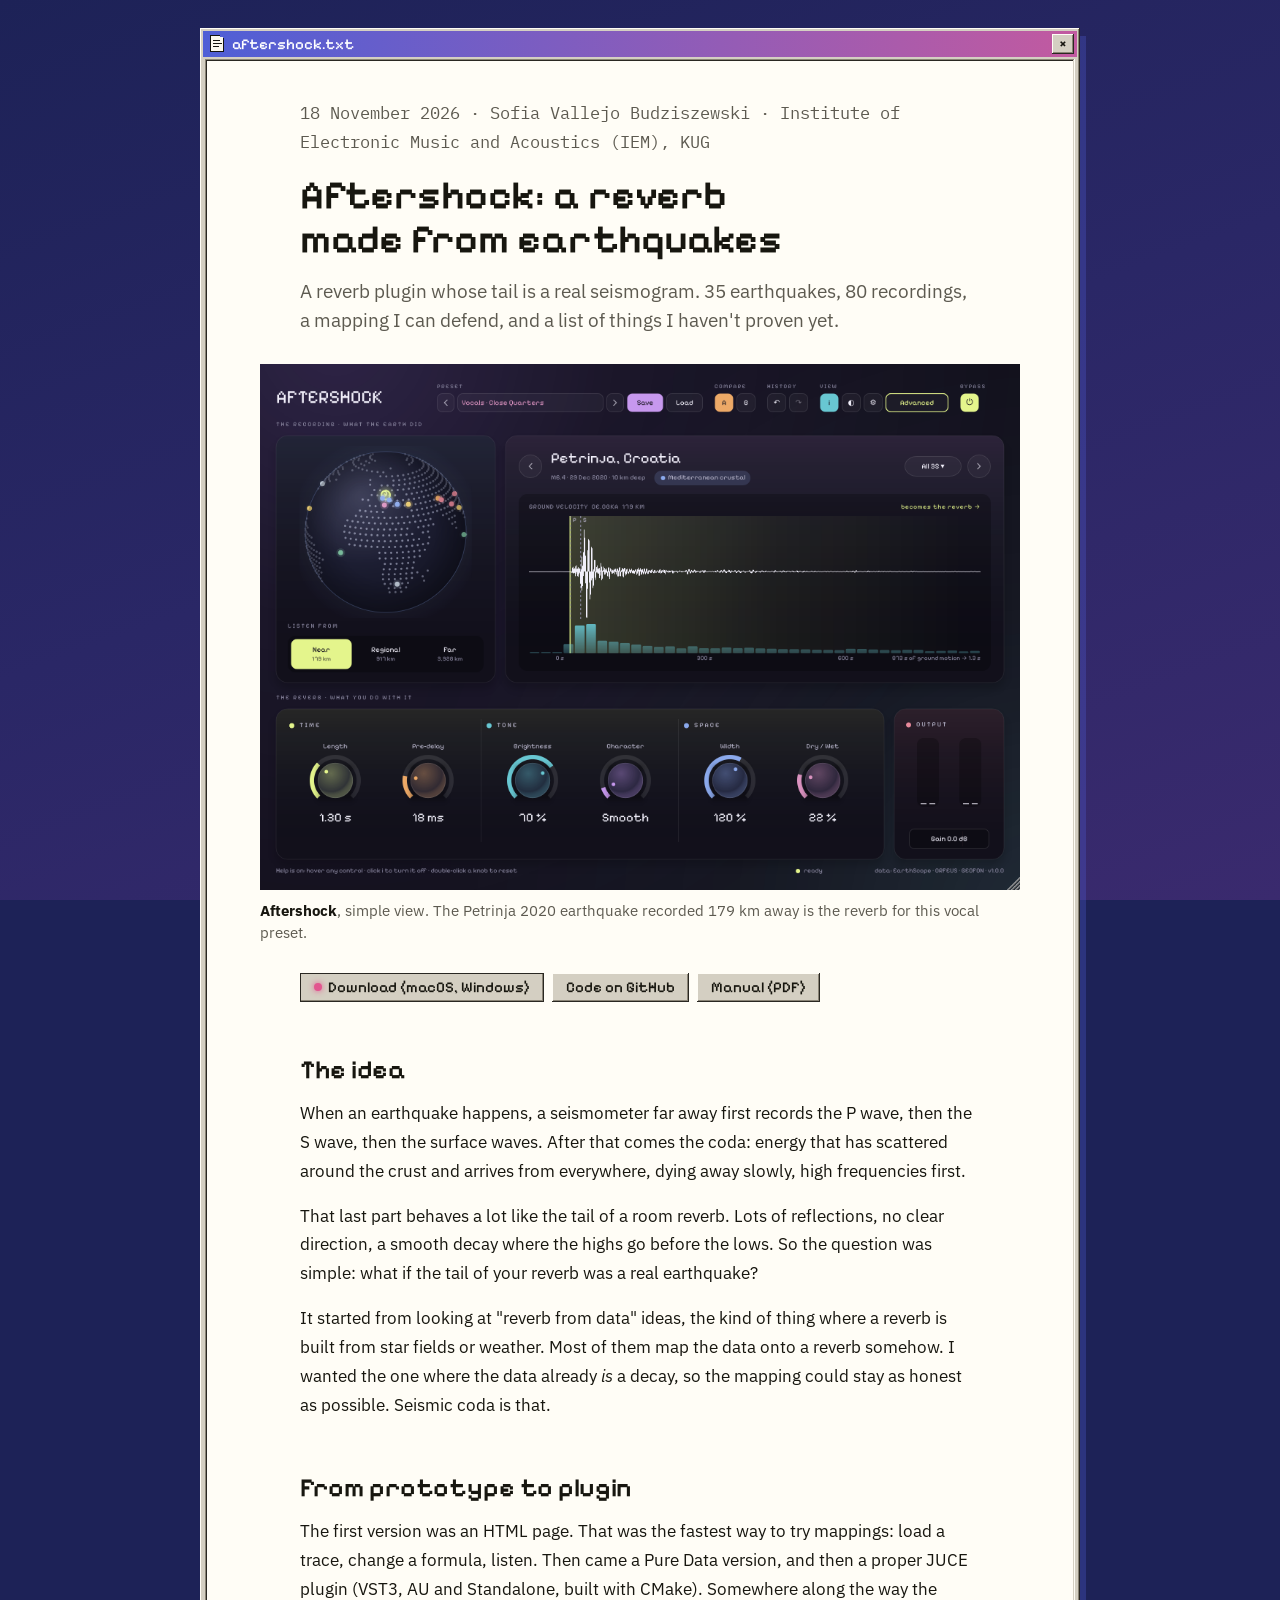
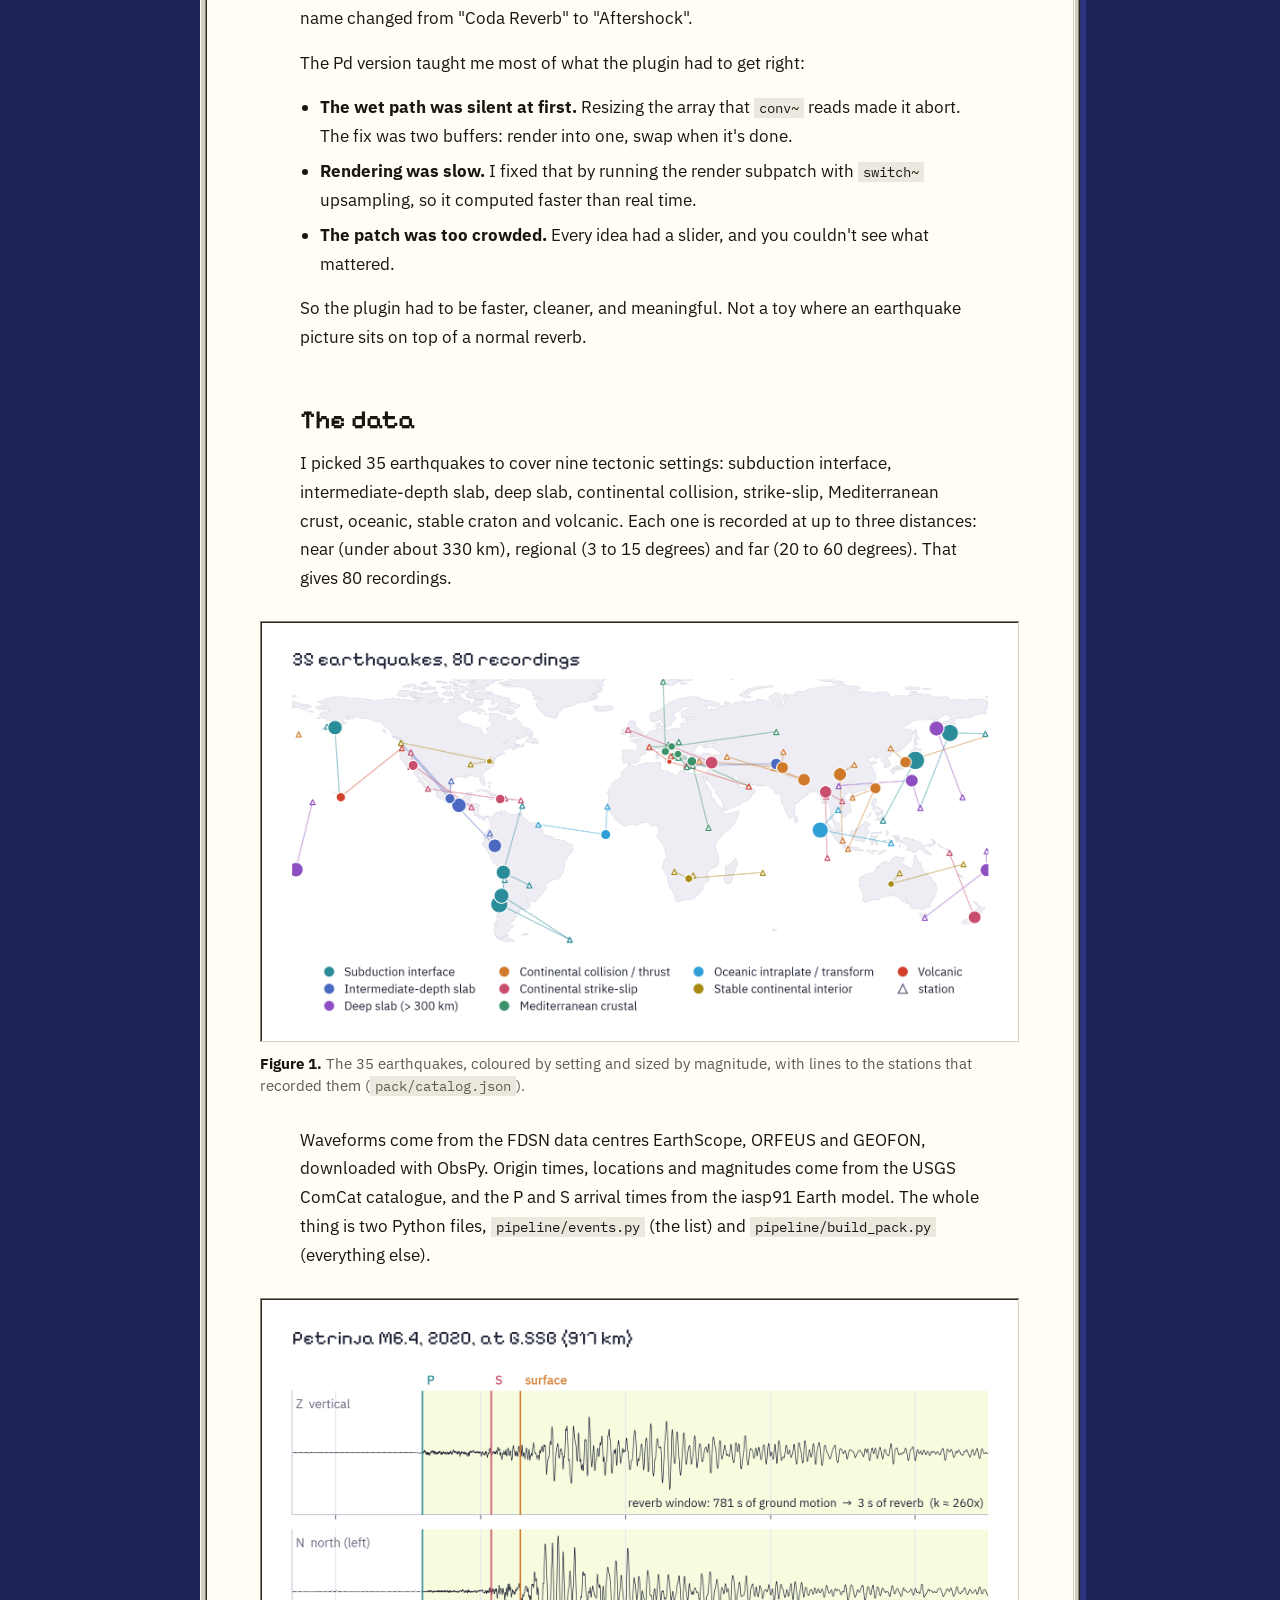
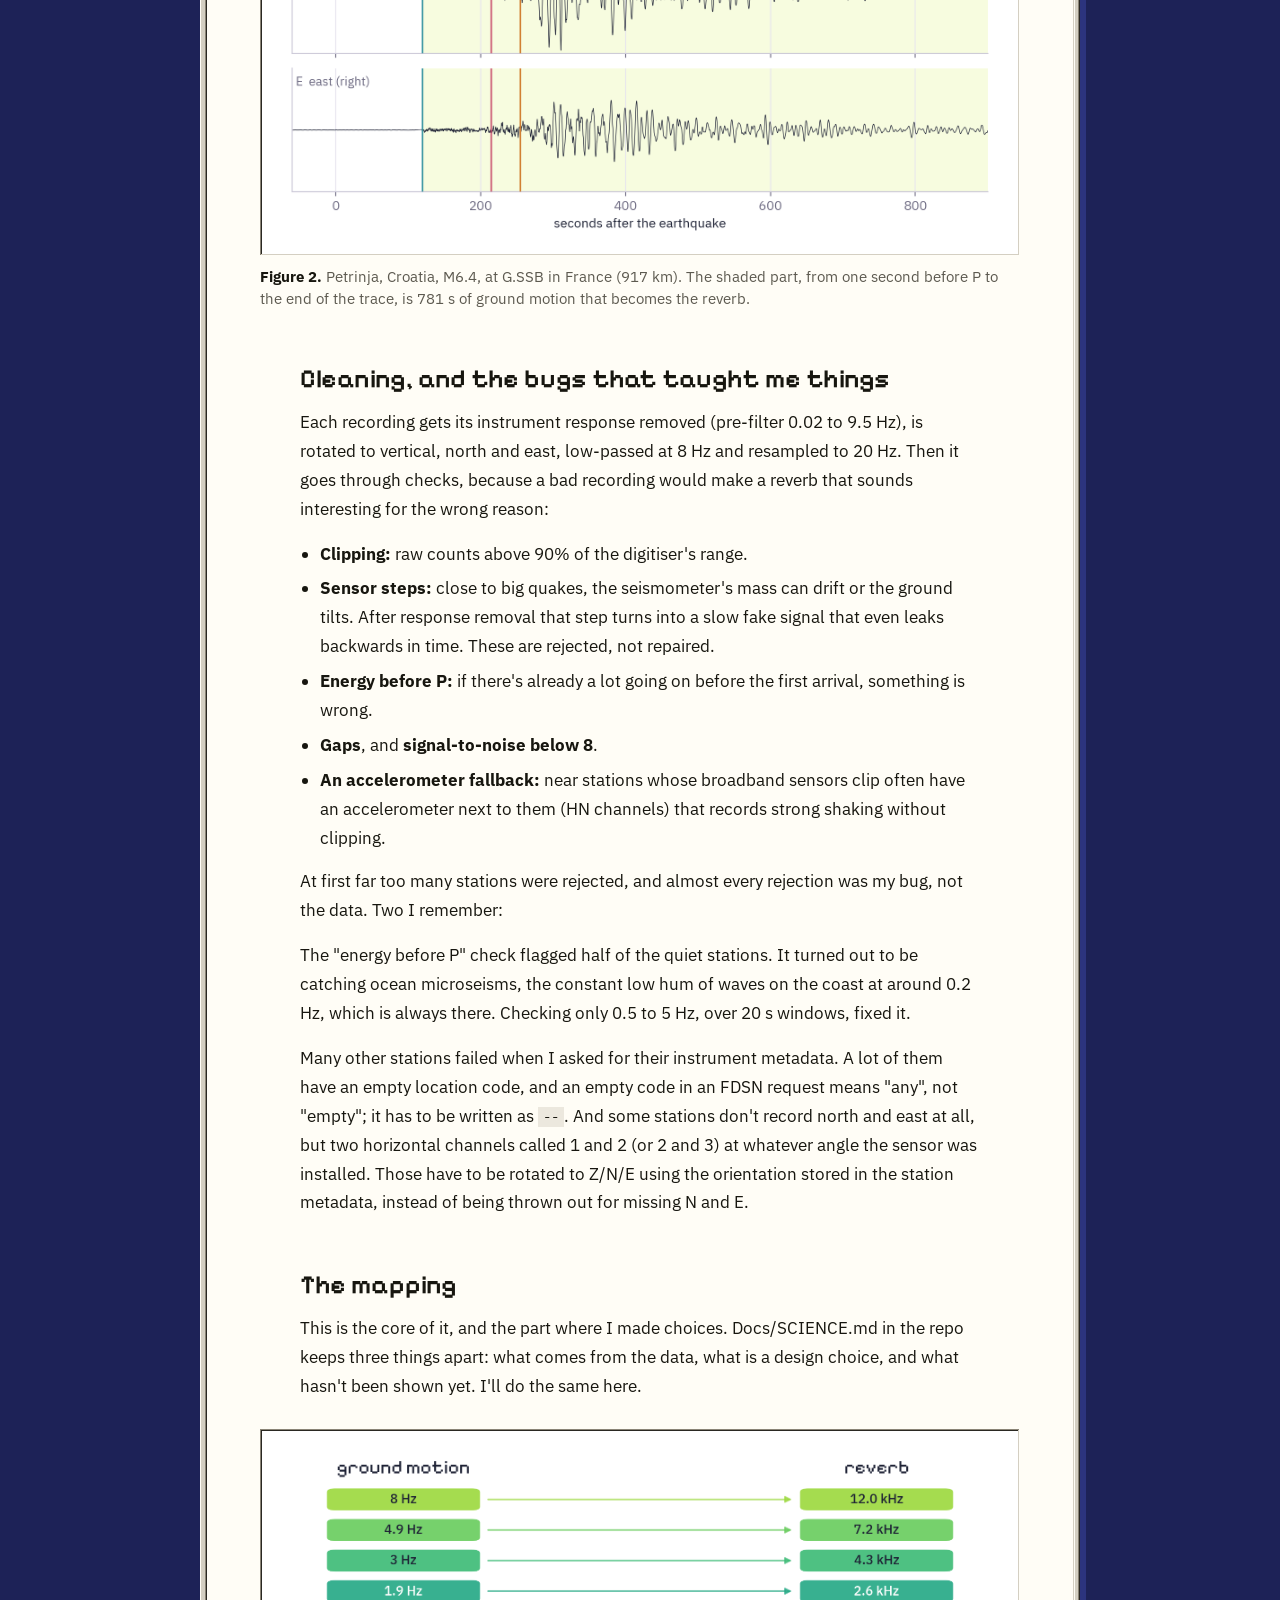
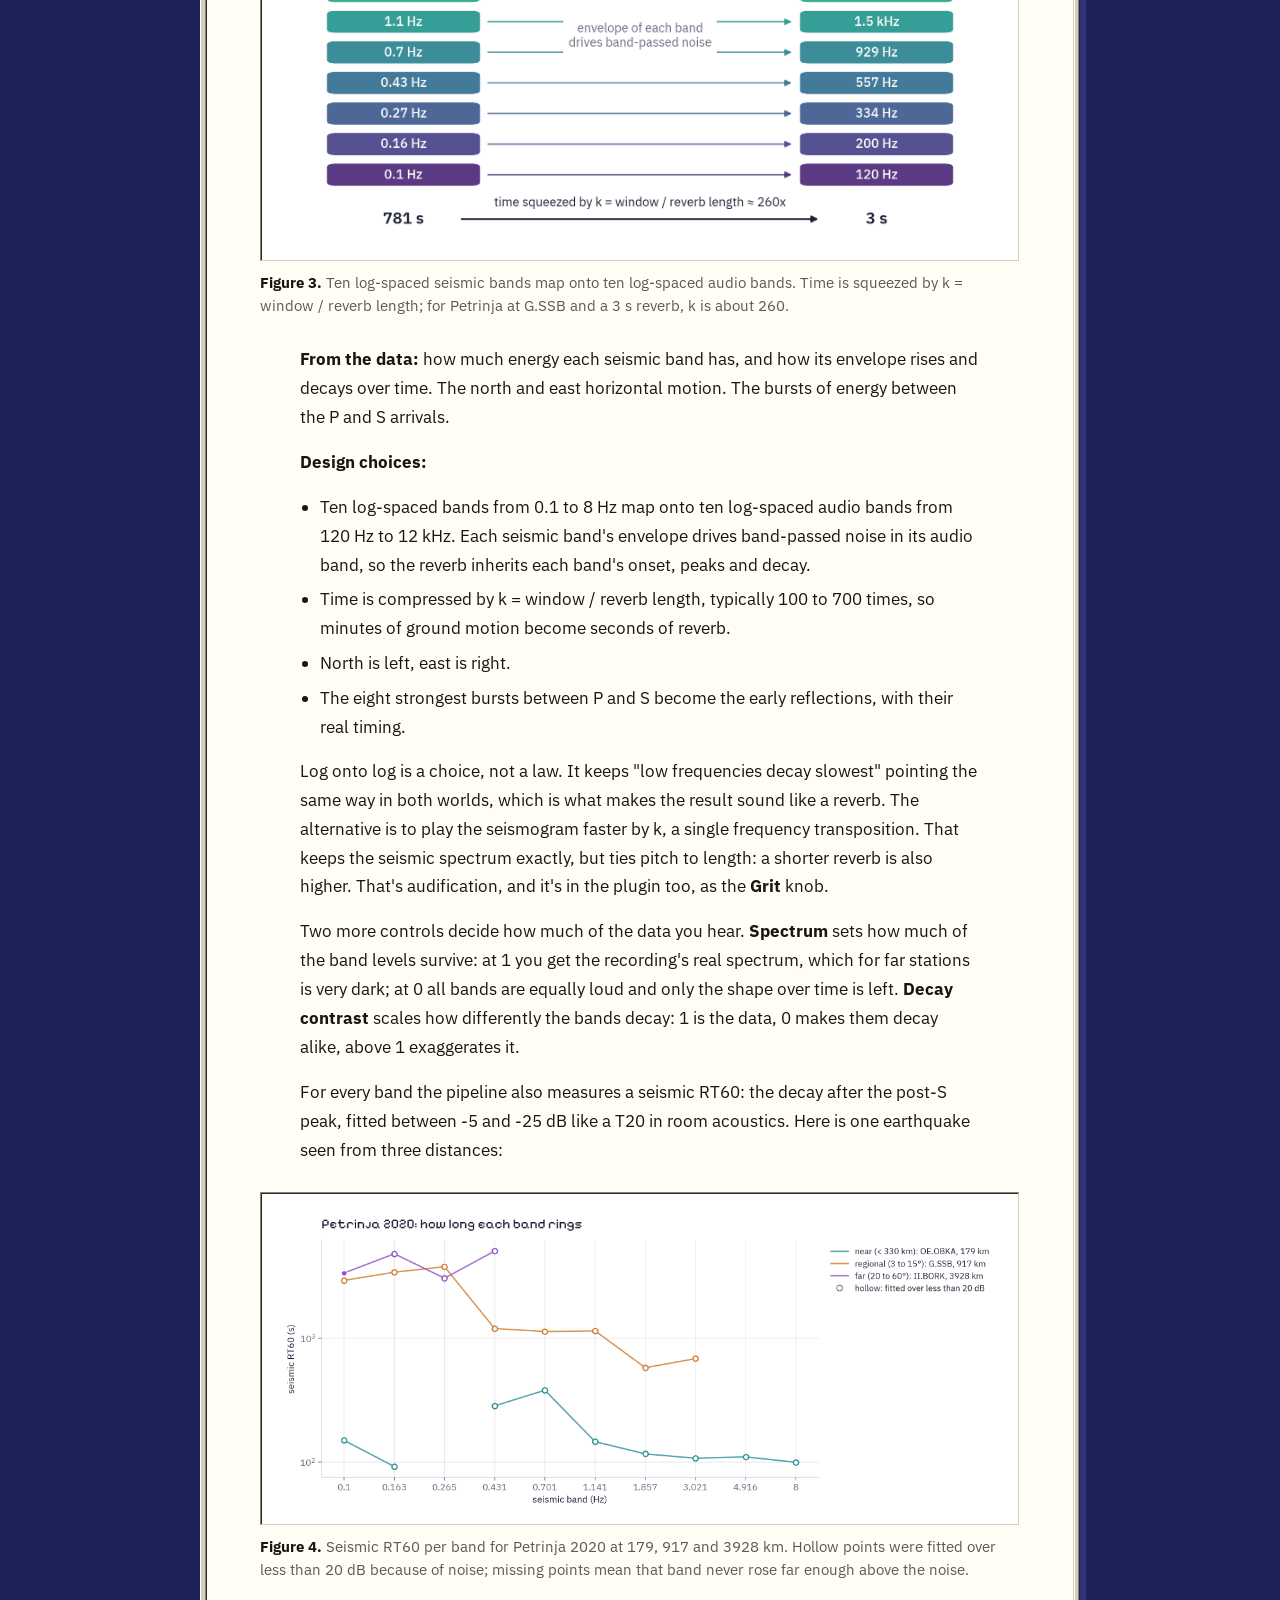
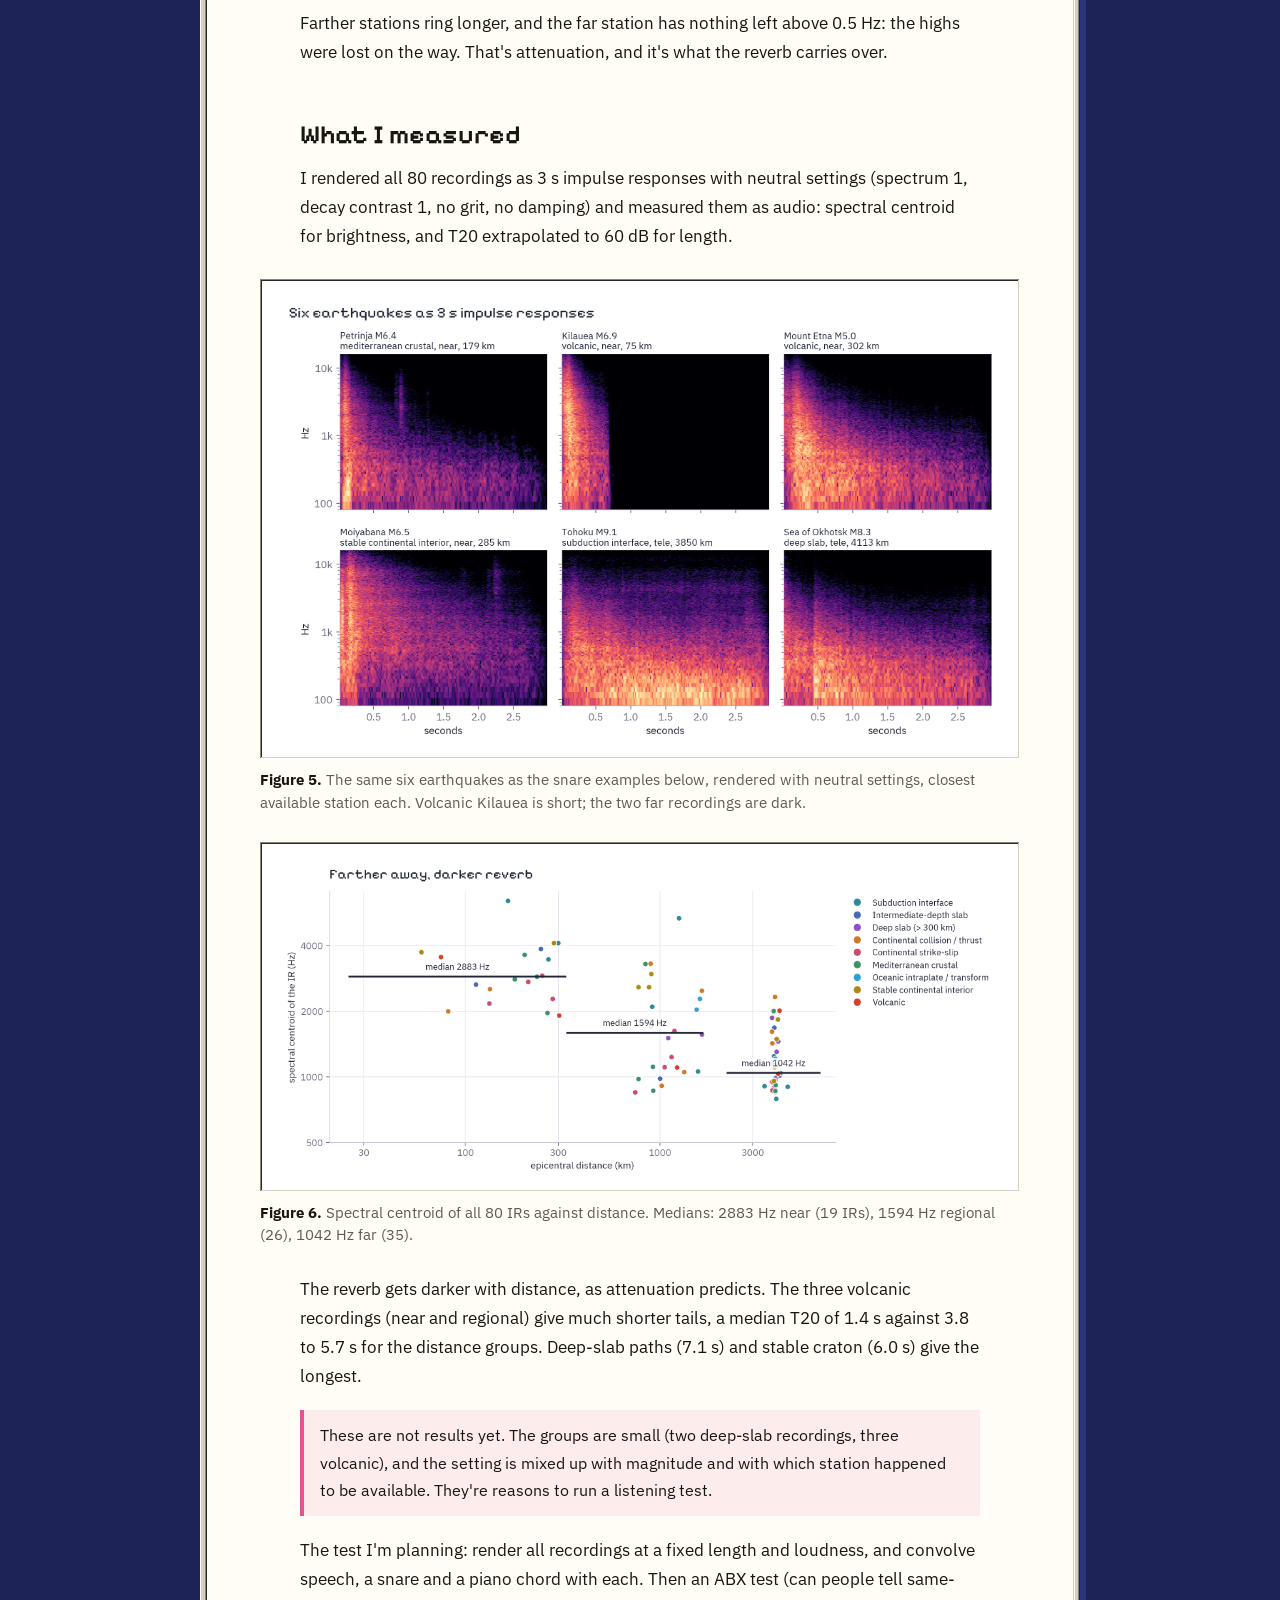
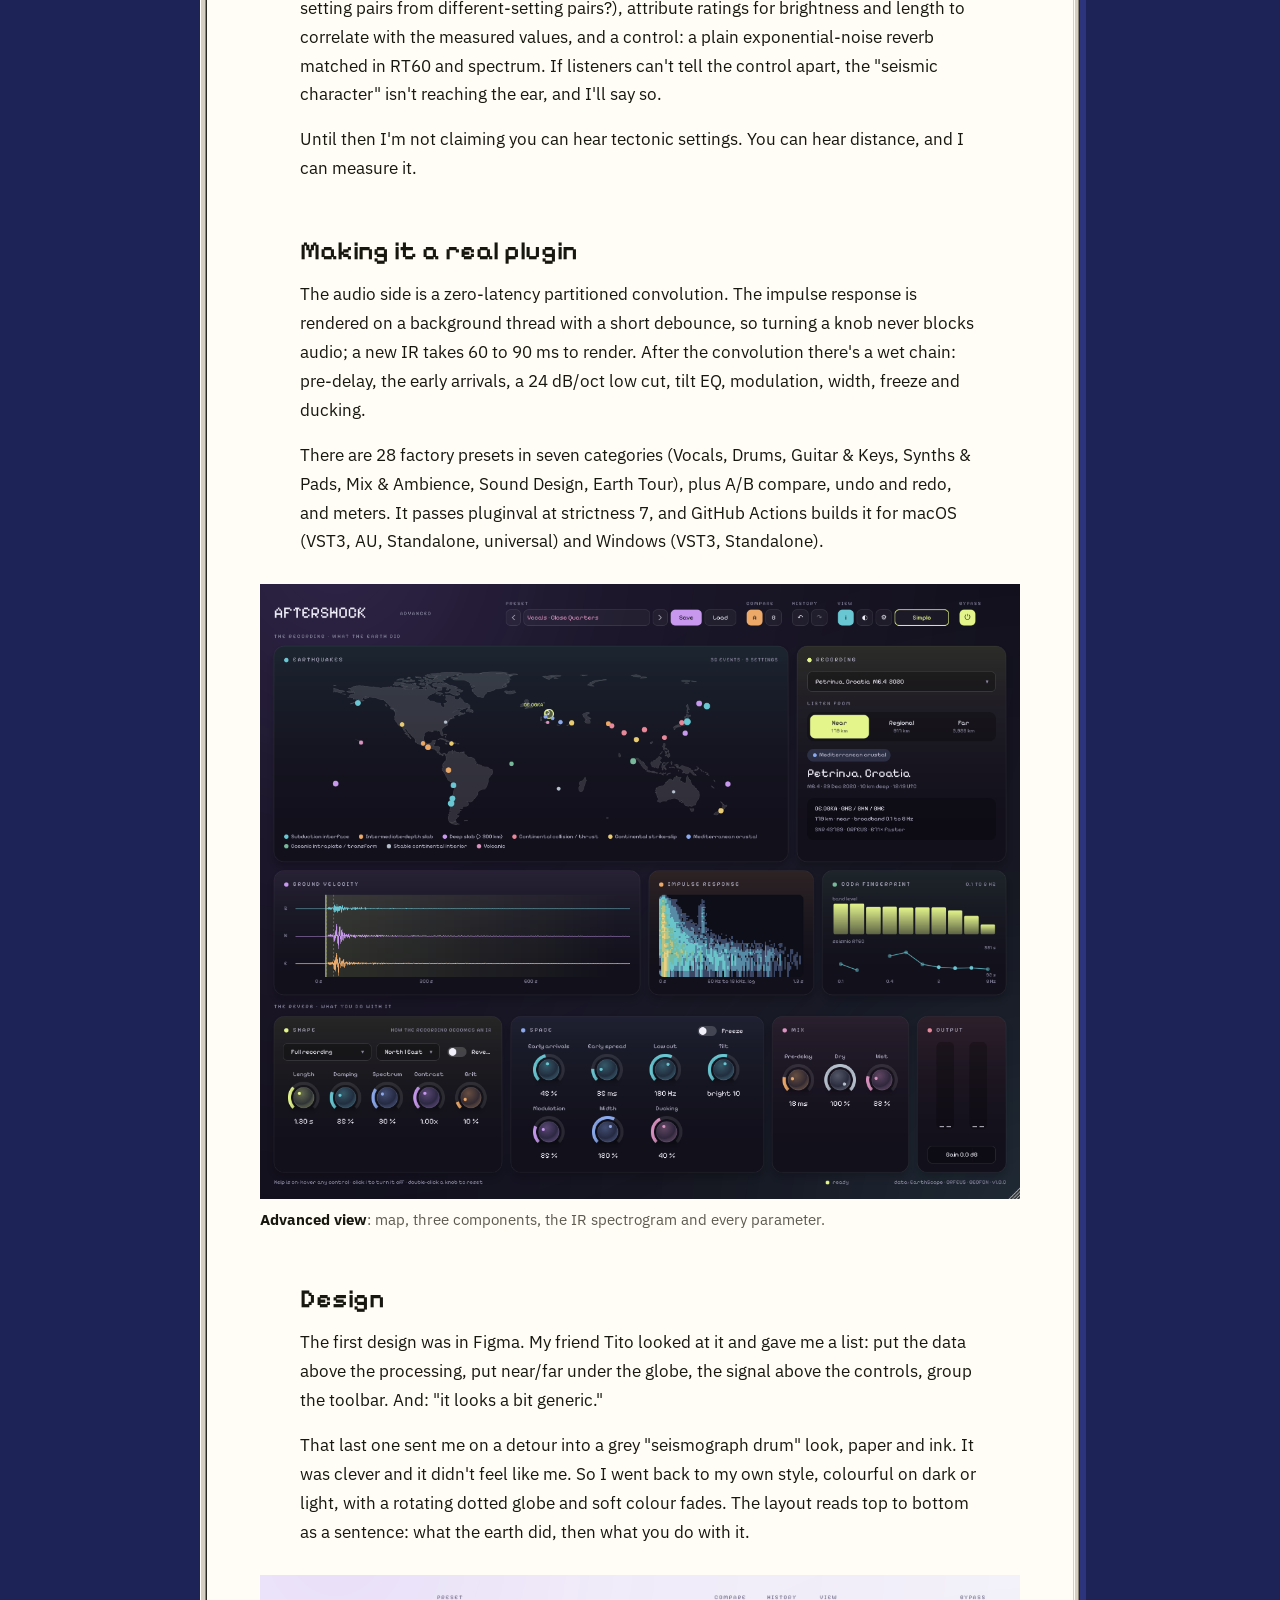
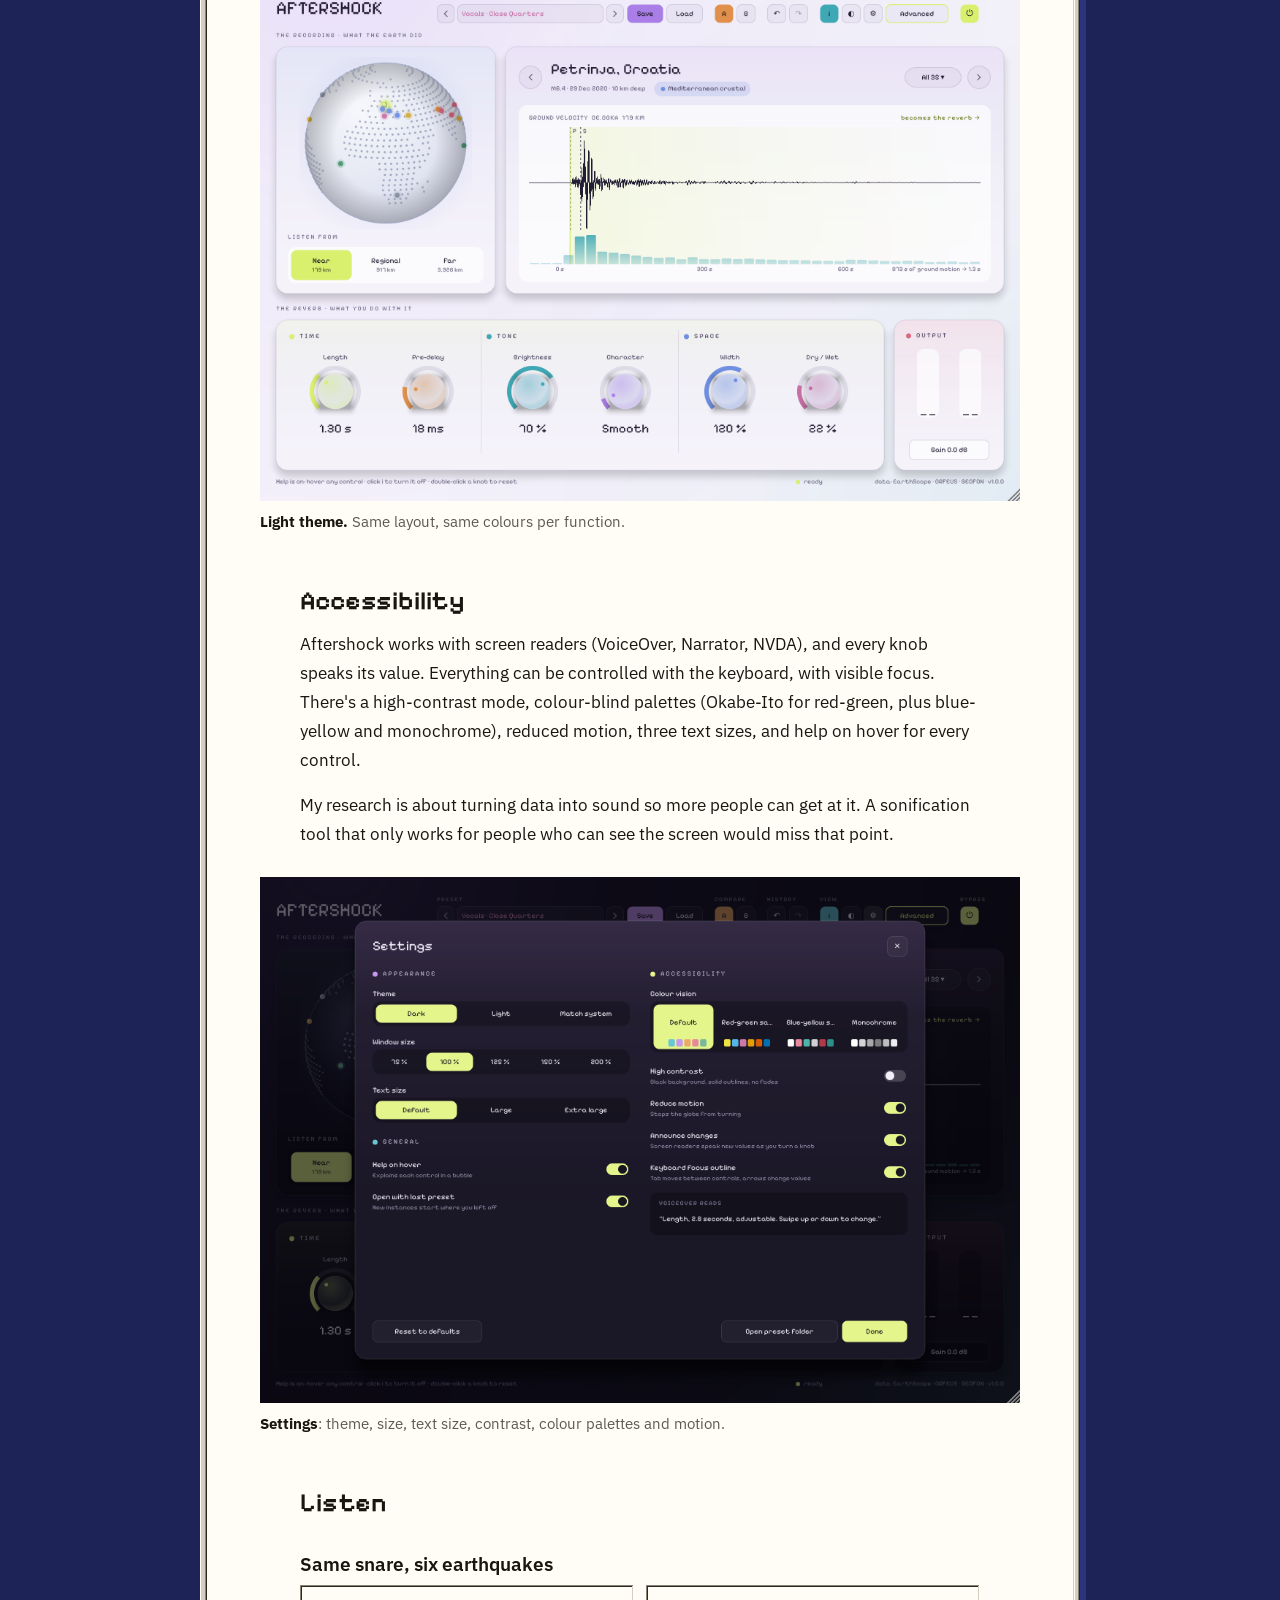
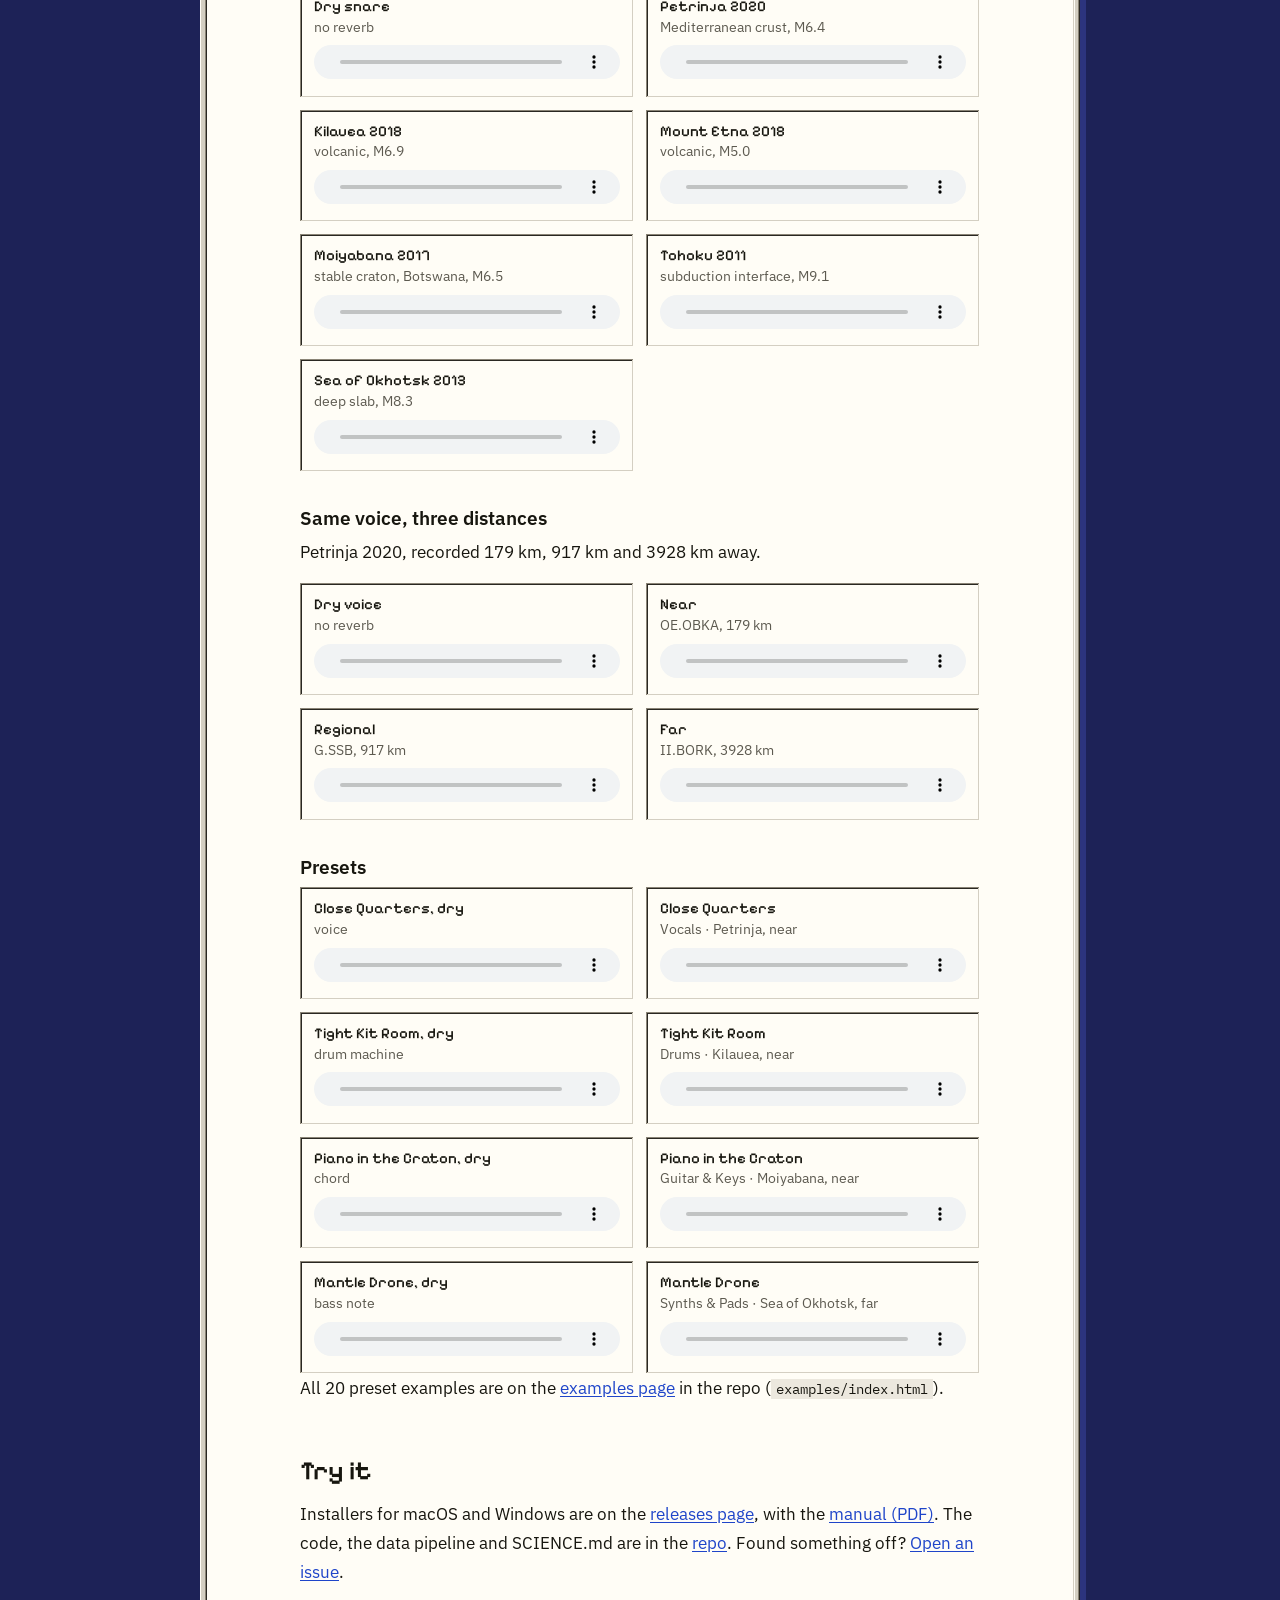
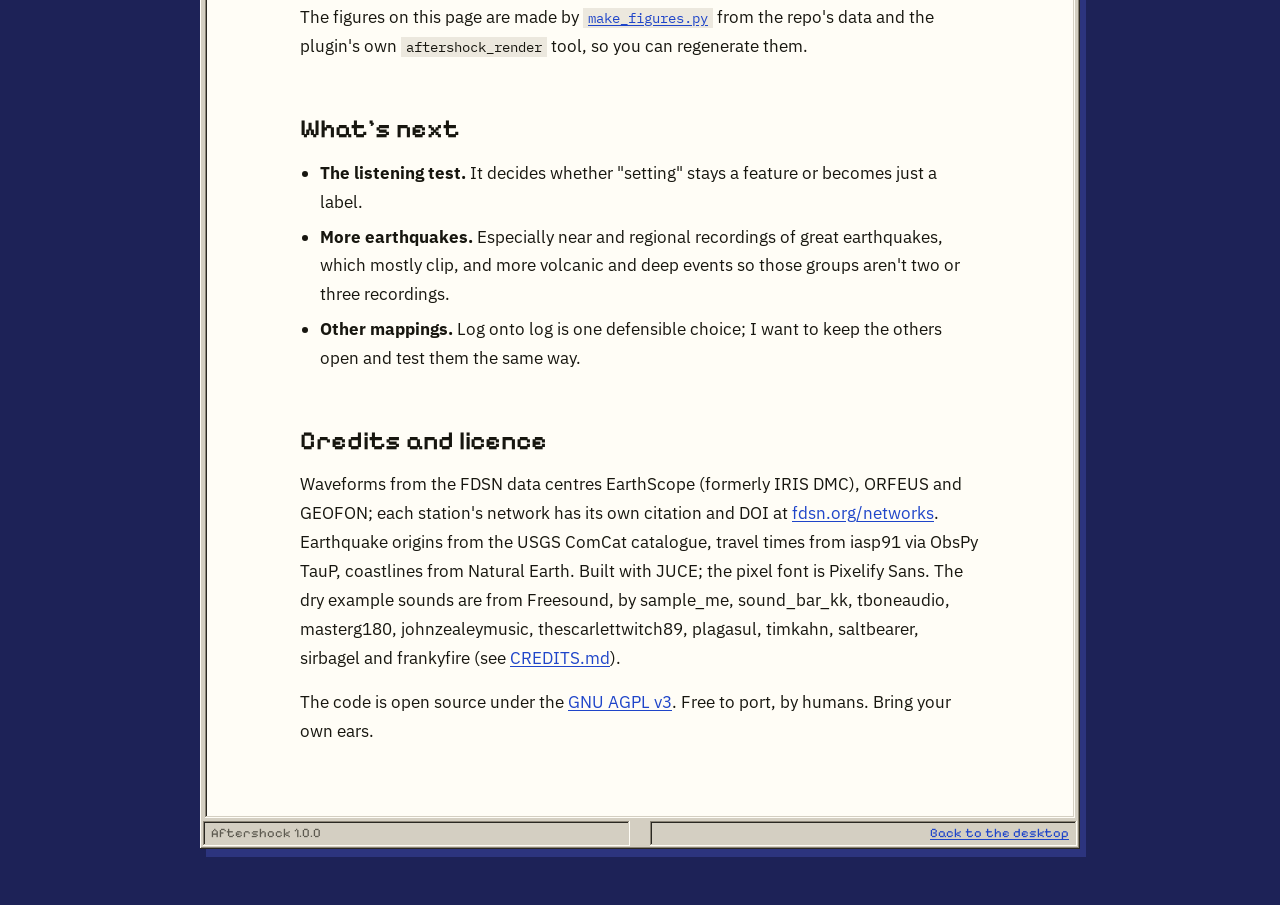
<file: blog/aftershock/index.html>
<!doctype html>
<html lang="en">
<head>
  <meta charset="utf-8">
  <meta name="viewport" content="width=device-width, initial-scale=1, viewport-fit=cover">
  <title>Aftershock: a reverb made from earthquakes</title>
  <meta name="description" content="How I built Aftershock, a reverb plugin whose tail is a real seismogram: the data, the cleaning, the mapping, what I measured and what is not proven yet.">
  <meta name="author" content="Sofia Vallejo Budziszewski">
  <meta property="og:title" content="Aftershock: a reverb made from earthquakes">
  <meta property="og:description" content="A reverb made from 80 real earthquake recordings. Free VST3/AU/Standalone plugin for macOS and Windows.">
  <meta property="og:image" content="img/simple_dark.png">
  <meta name="theme-color" content="#1d2257">
  <link rel="icon" href="../../assets/img/favicon.svg" type="image/svg+xml">
  <link rel="preconnect" href="https://fonts.googleapis.com">
  <link rel="preconnect" href="https://fonts.gstatic.com" crossorigin>
  <link href="https://fonts.googleapis.com/css2?family=IBM+Plex+Mono:wght@400;500&family=IBM+Plex+Sans:ital,wght@0,400;0,500;0,600;1,400&family=Pixelify+Sans:wght@400;500;600&display=swap" rel="stylesheet">
  <link rel="stylesheet" href="../../assets/css/style.css">
  <style>
    /* A blog post is one tall window on the desktop wallpaper. Colours and
       chrome come from the site's style.css; only layout lives here. */
    html, body { height: auto; }
    html { background: var(--sky-a); }
    body {
      overflow: auto; min-height: 100%;
      background: linear-gradient(160deg, var(--sky-a), var(--sky-c) 50%, var(--sky-b)) fixed;
      padding-block: 28px 56px;
      padding-left: max(12px, env(safe-area-inset-left, 0px)); padding-right: max(12px, env(safe-area-inset-right, 0px));
    }
    .post-win {
      max-width: 880px; margin: 0 auto; background: var(--chrome); padding: 3px;
      box-shadow: var(--bevel-out), 6px 8px 0 color-mix(in srgb, var(--title-a) 30%, transparent);
    }
    .post-win .titlebar { cursor: default; background: linear-gradient(90deg, var(--title-a), var(--title-b)); color: #fff; }
    .post-win .titlebar svg { width: 18px; height: 18px; }
    .t-home { text-decoration: none; }
    .post-body { margin: 2px; background: var(--paper); box-shadow: var(--bevel-in); padding: 40px 48px 56px; }
    .post-body > * { max-width: 680px; margin-left: auto; margin-right: auto; }
    .post-body > .wide { max-width: 760px; }

    .post-meta { font: 12.5px/1.6 var(--font-mono); color: var(--muted); margin-top: 0; margin-bottom: 10px; }
    .post-body h1 { font: 600 40px/1.1 var(--font-ui); margin-top: 0; margin-bottom: 16px; text-wrap: balance; }
    .post-body .dek { font-size: 19px; line-height: 1.55; color: var(--muted); margin-bottom: 22px; }
    .post-body h2 { font: 600 26px/1.2 var(--font-ui); margin-top: 52px; margin-bottom: 14px; text-wrap: balance; }
    .post-body h3 { font: 600 19px/1.3 var(--font-body); margin-top: 34px; margin-bottom: 8px; }
    .post-body p, .post-body li { font-size: 17px; line-height: 1.7; }
    .post-body p { margin-top: 0; margin-bottom: 16px; }
    .post-body ul, .post-body ol { padding-left: 1.3em; }
    .post-body li { margin-bottom: 6px; }
    .post-body code { font: 14px var(--font-mono); background: color-mix(in srgb, var(--chrome) 45%, transparent); padding: 1px 5px; }
    .post-body pre { font: 13.5px/1.6 var(--font-mono); background: var(--desk); color: var(--phosphor); padding: 14px 16px; overflow-x: auto; margin: 10px auto 18px; }
    .post-body pre code { background: none; padding: 0; font-size: inherit; color: inherit; }

    .hero-shot { display: grid; grid-template-columns: minmax(0, 1fr) 230px; gap: 32px; align-items: start; }
    .hero-shot img { width: 100%; height: auto; box-shadow: var(--bevel-out); }
    .hero-shot > div { min-width: 0; }

    /* figures sit on white in both themes, because the plots are drawn for light */
    figure { margin: 28px auto; }
    .fig { background: #ffffff; padding: 16px 16px 10px; box-shadow: var(--bevel-in); }
    .fig img { width: 100%; height: auto; }
    figcaption { font-size: 14.5px; line-height: 1.55; color: var(--muted); margin-top: 10px; }
    figcaption b { color: var(--ink); }
    .diagram { overflow-x: auto; }
    .diagram svg { display: block; width: 100%; min-width: 620px; height: auto; }

    .note { background: color-mix(in srgb, var(--rec) 10%, var(--paper)); border-left: 4px solid var(--rec); padding: 12px 16px; margin: 20px auto; }
    .note p { margin: 0; font-size: 16px; }

    .table-wrap { overflow-x: auto; margin: 10px auto 20px; }
    table { border-collapse: collapse; width: 100%; font-size: 15px; }
    th, td { text-align: left; padding: 8px 10px; border-bottom: 1px solid color-mix(in srgb, var(--chrome-lo) 45%, transparent); vertical-align: top; }
    th { font: 600 12.5px/1.3 var(--font-ui); letter-spacing: .1em; text-transform: uppercase; color: var(--muted); }
    td.num { font-family: var(--font-mono); font-size: 14px; white-space: nowrap; font-variant-numeric: tabular-nums; }
    .ok { font: 500 12px/1 var(--font-mono); background: #2e8f86; color: #fff; padding: 3px 7px; white-space: nowrap; }

    .tracks { display: grid; grid-template-columns: repeat(2, minmax(0, 1fr)); gap: 12px; }
    .track { box-shadow: var(--bevel-in); padding: 12px 14px; min-width: 0; }
    .track b { font: 500 15px/1.3 var(--font-ui); display: block; }
    .track span { font-size: 13.5px; color: var(--muted); display: block; margin-bottom: 8px; }
    .track audio { width: 100%; height: 34px; }

    .post-foot { display: flex; flex-wrap: wrap; gap: 8px 20px; justify-content: space-between; margin-top: 3px; font: 13px/1 var(--font-ui); color: var(--muted); }
    .post-foot > * { flex: 1; padding: 6px 8px; box-shadow: var(--bevel-in); white-space: nowrap; overflow: hidden; text-overflow: ellipsis; }
    .post-foot > *:last-child { text-align: right; }

    .shot img { width: 100%; height: auto; display: block; box-shadow: var(--bevel-out); }
    .btn-row { margin-bottom: 8px; }
    @media (max-width: 720px) {
      .post-body { padding: 26px 18px 40px; }
      .post-body h1 { font-size: 32px; }
      .hero-shot { grid-template-columns: 1fr; }
      .hero-shot img { max-width: 220px; }
      .tracks { grid-template-columns: 1fr; }
    }
    /* Pixelify's fi ligature drops the i; the font shorthand turns ligatures back on, so switch them off again */
    .post-body h1, .post-body h2, .titlebar, .btn, th, .track b, .post-foot {
      font-variant-ligatures: none; font-feature-settings: "liga" 0, "clig" 0, "calt" 0;
    }
  </style>
</head>
<body>
<article class="post-win">
  <div class="titlebar">
    <svg viewBox="0 0 16 16" shape-rendering="crispEdges" aria-hidden="true"><rect x="2" y="0" width="9" height="1" fill="#14130f"/><rect x="2" y="1" width="1" height="13" fill="#14130f"/><rect x="13" y="3" width="1" height="11" fill="#14130f"/><rect x="2" y="14" width="12" height="1" fill="#14130f"/><rect x="3" y="1" width="8" height="13" fill="#fbf8ee"/><rect x="11" y="2" width="2" height="12" fill="#fbf8ee"/><rect x="4" y="4" width="7" height="1" fill="#14130f"/><rect x="4" y="7" width="8" height="1" fill="#14130f"/><rect x="4" y="10" width="6" height="1" fill="#14130f"/></svg>
    <span class="t-name">aftershock.txt</span>
    <a class="t-btn t-home" href="../../#blog" aria-label="Back to the desktop" title="Back to the desktop">&times;</a>
  </div>
  <div class="post-body">
    <p class="post-meta">18 November 2026 &middot; Sofia Vallejo Budziszewski &middot; Institute of Electronic Music and Acoustics (IEM), KUG</p>
    <h1>Aftershock: a reverb made from earthquakes</h1>
    <p class="dek">A reverb plugin whose tail is a real seismogram. 35 earthquakes, 80 recordings, a mapping I can defend, and a list of things I haven't proven yet.</p>

    <figure class="wide shot">
      <img src="img/simple_dark.png" alt="The Aftershock plugin in its simple view: a dotted globe with earthquake locations, a Near/Regional/Far selector, the Petrinja seismogram with the reverb window highlighted, and knobs for Length, Pre-delay, Brightness, Character, Width and Dry/Wet." width="1040" height="720">
      <figcaption><b>Aftershock</b>, simple view. The Petrinja 2020 earthquake recorded 179 km away is the reverb for this vocal preset.</figcaption>
    </figure>
    <div class="btn-row">
      <a class="btn btn-primary" href="https://github.com/sofiavallejob/aftershock/releases">Download (macOS, Windows)</a>
      <a class="btn" href="https://github.com/sofiavallejob/aftershock">Code on GitHub</a>
      <a class="btn" href="https://github.com/sofiavallejob/aftershock/releases/latest/download/Aftershock-Manual.pdf">Manual (PDF)</a>
    </div>

    <h2>The idea</h2>
    <p>When an earthquake happens, a seismometer far away first records the P wave, then the S wave, then the surface waves. After that comes the coda: energy that has scattered around the crust and arrives from everywhere, dying away slowly, high frequencies first.</p>
    <p>That last part behaves a lot like the tail of a room reverb. Lots of reflections, no clear direction, a smooth decay where the highs go before the lows. So the question was simple: what if the tail of your reverb was a real earthquake?</p>
    <p>It started from looking at "reverb from data" ideas, the kind of thing where a reverb is built from star fields or weather. Most of them map the data onto a reverb somehow. I wanted the one where the data already <i>is</i> a decay, so the mapping could stay as honest as possible. Seismic coda is that.</p>

    <h2>From prototype to plugin</h2>
    <p>The first version was an HTML page. That was the fastest way to try mappings: load a trace, change a formula, listen. Then came a Pure Data version, and then a proper JUCE plugin (VST3, AU and Standalone, built with CMake). Somewhere along the way the name changed from "Coda Reverb" to "Aftershock".</p>
    <p>The Pd version taught me most of what the plugin had to get right:</p>
    <ul>
      <li><b>The wet path was silent at first.</b> Resizing the array that <code>conv~</code> reads made it abort. The fix was two buffers: render into one, swap when it's done.</li>
      <li><b>Rendering was slow.</b> I fixed that by running the render subpatch with <code>switch~</code> upsampling, so it computed faster than real time.</li>
      <li><b>The patch was too crowded.</b> Every idea had a slider, and you couldn't see what mattered.</li>
    </ul>
    <p>So the plugin had to be faster, cleaner, and meaningful. Not a toy where an earthquake picture sits on top of a normal reverb.</p>

    <h2>The data</h2>
    <p>I picked 35 earthquakes to cover nine tectonic settings: subduction interface, intermediate-depth slab, deep slab, continental collision, strike-slip, Mediterranean crust, oceanic, stable craton and volcanic. Each one is recorded at up to three distances: near (under about 330 km), regional (3 to 15 degrees) and far (20 to 60 degrees). That gives 80 recordings.</p>
    <figure class="wide">
      <div class="fig"><img src="img/fig1_map.png" alt="World map with 35 earthquakes as coloured dots by tectonic setting, larger for bigger magnitude, each connected by a line to one to three stations shown as triangles." width="1622" height="881"></div>
      <figcaption><b>Figure 1.</b> The 35 earthquakes, coloured by setting and sized by magnitude, with lines to the stations that recorded them (<code>pack/catalog.json</code>).</figcaption>
    </figure>
    <p>Waveforms come from the FDSN data centres EarthScope, ORFEUS and GEOFON, downloaded with ObsPy. Origin times, locations and magnitudes come from the USGS ComCat catalogue, and the P and S arrival times from the iasp91 Earth model. The whole thing is two Python files, <code>pipeline/events.py</code> (the list) and <code>pipeline/build_pack.py</code> (everything else).</p>
    <figure class="wide">
      <div class="fig"><img src="img/fig2_seismogram.png" alt="Three-component seismogram of the 2020 Petrinja earthquake at station G.SSB, 917 km away. P, S and surface-wave arrivals are marked; the shaded window from just before P to the end is what becomes the reverb." width="1622" height="1185"></div>
      <figcaption><b>Figure 2.</b> Petrinja, Croatia, M6.4, at G.SSB in France (917 km). The shaded part, from one second before P to the end of the trace, is 781 s of ground motion that becomes the reverb.</figcaption>
    </figure>

    <h2>Cleaning, and the bugs that taught me things</h2>
    <p>Each recording gets its instrument response removed (pre-filter 0.02 to 9.5 Hz), is rotated to vertical, north and east, low-passed at 8 Hz and resampled to 20 Hz. Then it goes through checks, because a bad recording would make a reverb that sounds interesting for the wrong reason:</p>
    <ul>
      <li><b>Clipping:</b> raw counts above 90% of the digitiser's range.</li>
      <li><b>Sensor steps:</b> close to big quakes, the seismometer's mass can drift or the ground tilts. After response removal that step turns into a slow fake signal that even leaks backwards in time. These are rejected, not repaired.</li>
      <li><b>Energy before P:</b> if there's already a lot going on before the first arrival, something is wrong.</li>
      <li><b>Gaps</b>, and <b>signal-to-noise below 8</b>.</li>
      <li><b>An accelerometer fallback:</b> near stations whose broadband sensors clip often have an accelerometer next to them (HN channels) that records strong shaking without clipping.</li>
    </ul>
    <p>At first far too many stations were rejected, and almost every rejection was my bug, not the data. Two I remember:</p>
    <p>The "energy before P" check flagged half of the quiet stations. It turned out to be catching ocean microseisms, the constant low hum of waves on the coast at around 0.2 Hz, which is always there. Checking only 0.5 to 5 Hz, over 20 s windows, fixed it.</p>
    <p>Many other stations failed when I asked for their instrument metadata. A lot of them have an empty location code, and an empty code in an FDSN request means "any", not "empty"; it has to be written as <code>--</code>. And some stations don't record north and east at all, but two horizontal channels called 1 and 2 (or 2 and 3) at whatever angle the sensor was installed. Those have to be rotated to Z/N/E using the orientation stored in the station metadata, instead of being thrown out for missing N and E.</p>

    <h2>The mapping</h2>
    <p>This is the core of it, and the part where I made choices. Docs/SCIENCE.md in the repo keeps three things apart: what comes from the data, what is a design choice, and what hasn't been shown yet. I'll do the same here.</p>
    <figure class="wide">
      <div class="fig"><img src="img/fig3_mapping.png" alt="Diagram: ten seismic bands from 0.1 to 8 Hz on the left connected to ten audio bands from 120 Hz to 12 kHz on the right. Below, 781 seconds become 3 seconds, a compression of about 260 times." width="1622" height="907"></div>
      <figcaption><b>Figure 3.</b> Ten log-spaced seismic bands map onto ten log-spaced audio bands. Time is squeezed by k = window / reverb length; for Petrinja at G.SSB and a 3 s reverb, k is about 260.</figcaption>
    </figure>
    <p><b>From the data:</b> how much energy each seismic band has, and how its envelope rises and decays over time. The north and east horizontal motion. The bursts of energy between the P and S arrivals.</p>
    <p><b>Design choices:</b></p>
    <ul>
      <li>Ten log-spaced bands from 0.1 to 8 Hz map onto ten log-spaced audio bands from 120 Hz to 12 kHz. Each seismic band's envelope drives band-passed noise in its audio band, so the reverb inherits each band's onset, peaks and decay.</li>
      <li>Time is compressed by k = window / reverb length, typically 100 to 700 times, so minutes of ground motion become seconds of reverb.</li>
      <li>North is left, east is right.</li>
      <li>The eight strongest bursts between P and S become the early reflections, with their real timing.</li>
    </ul>
    <p>Log onto log is a choice, not a law. It keeps "low frequencies decay slowest" pointing the same way in both worlds, which is what makes the result sound like a reverb. The alternative is to play the seismogram faster by k, a single frequency transposition. That keeps the seismic spectrum exactly, but ties pitch to length: a shorter reverb is also higher. That's audification, and it's in the plugin too, as the <b>Grit</b> knob.</p>
    <p>Two more controls decide how much of the data you hear. <b>Spectrum</b> sets how much of the band levels survive: at 1 you get the recording's real spectrum, which for far stations is very dark; at 0 all bands are equally loud and only the shape over time is left. <b>Decay contrast</b> scales how differently the bands decay: 1 is the data, 0 makes them decay alike, above 1 exaggerates it.</p>
    <p>For every band the pipeline also measures a seismic RT60: the decay after the post-S peak, fitted between -5 and -25 dB like a T20 in room acoustics. Here is one earthquake seen from three distances:</p>
    <figure class="wide">
      <div class="fig"><img src="img/fig4_rt60.png" alt="Seismic RT60 per band for Petrinja at three stations. The near station rings for about 100 to 400 seconds, the regional one for 600 to 3500 seconds, the far one only has values in the four lowest bands." width="2270" height="960"></div>
      <figcaption><b>Figure 4.</b> Seismic RT60 per band for Petrinja 2020 at 179, 917 and 3928 km. Hollow points were fitted over less than 20 dB because of noise; missing points mean that band never rose far enough above the noise.</figcaption>
    </figure>
    <p>Farther stations ring longer, and the far station has nothing left above 0.5 Hz: the highs were lost on the way. That's attenuation, and it's what the reverb carries over.</p>

    <h2>What I measured</h2>
    <p>I rendered all 80 recordings as 3 s impulse responses with neutral settings (spectrum 1, decay contrast 1, no grit, no damping) and measured them as audio: spectral centroid for brightness, and T20 extrapolated to 60 dB for length.</p>
    <figure class="wide">
      <div class="fig"><img src="img/fig5_spectrograms.png" alt="Spectrograms of six 3-second impulse responses. Kilauea stops after about 0.7 seconds; Petrinja, Etna and Moiyabana are bright at the start; Tohoku and Okhotsk, recorded thousands of kilometres away, are dark with most energy below 500 Hz." width="2040" height="1273"></div>
      <figcaption><b>Figure 5.</b> The same six earthquakes as the snare examples below, rendered with neutral settings, closest available station each. Volcanic Kilauea is short; the two far recordings are dark.</figcaption>
    </figure>
    <figure class="wide">
      <div class="fig"><img src="img/fig6_centroid.png" alt="Scatter of spectral centroid against distance for 80 impulse responses, coloured by setting. Medians fall from 2883 Hz near to 1594 Hz regional to 1042 Hz far." width="2230" height="992"></div>
      <figcaption><b>Figure 6.</b> Spectral centroid of all 80 IRs against distance. Medians: 2883 Hz near (19 IRs), 1594 Hz regional (26), 1042 Hz far (35).</figcaption>
    </figure>
    <p>The reverb gets darker with distance, as attenuation predicts. The three volcanic recordings (near and regional) give much shorter tails, a median T20 of 1.4 s against 3.8 to 5.7 s for the distance groups. Deep-slab paths (7.1 s) and stable craton (6.0 s) give the longest.</p>
    <div class="note"><p>These are not results yet. The groups are small (two deep-slab recordings, three volcanic), and the setting is mixed up with magnitude and with which station happened to be available. They're reasons to run a listening test.</p></div>
    <p>The test I'm planning: render all recordings at a fixed length and loudness, and convolve speech, a snare and a piano chord with each. Then an ABX test (can people tell same-setting pairs from different-setting pairs?), attribute ratings for brightness and length to correlate with the measured values, and a control: a plain exponential-noise reverb matched in RT60 and spectrum. If listeners can't tell the control apart, the "seismic character" isn't reaching the ear, and I'll say so.</p>
    <p>Until then I'm not claiming you can hear tectonic settings. You can hear distance, and I can measure it.</p>

    <h2>Making it a real plugin</h2>
    <p>The audio side is a zero-latency partitioned convolution. The impulse response is rendered on a background thread with a short debounce, so turning a knob never blocks audio; a new IR takes 60 to 90 ms to render. After the convolution there's a wet chain: pre-delay, the early arrivals, a 24 dB/oct low cut, tilt EQ, modulation, width, freeze and ducking.</p>
    <p>There are 28 factory presets in seven categories (Vocals, Drums, Guitar &amp; Keys, Synths &amp; Pads, Mix &amp; Ambience, Sound Design, Earth Tour), plus A/B compare, undo and redo, and meters. It passes pluginval at strictness 7, and GitHub Actions builds it for macOS (VST3, AU, Standalone, universal) and Windows (VST3, Standalone).</p>
    <figure class="wide shot">
      <img src="img/advanced_dark.png" alt="Advanced view: world map, three-component seismogram, impulse response spectrogram, coda fingerprint and every parameter." width="1200" height="970">
      <figcaption><b>Advanced view</b>: map, three components, the IR spectrogram and every parameter.</figcaption>
    </figure>

    <h2>Design</h2>
    <p>The first design was in Figma. My friend Tito looked at it and gave me a list: put the data above the processing, put near/far under the globe, the signal above the controls, group the toolbar. And: "it looks a bit generic."</p>
    <p>That last one sent me on a detour into a grey "seismograph drum" look, paper and ink. It was clever and it didn't feel like me. So I went back to my own style, colourful on dark or light, with a rotating dotted globe and soft colour fades. The layout reads top to bottom as a sentence: what the earth did, then what you do with it.</p>
    <figure class="wide shot">
      <img src="img/simple_light.png" alt="The simple view in the light theme." width="1040" height="720">
      <figcaption><b>Light theme.</b> Same layout, same colours per function.</figcaption>
    </figure>

    <h2>Accessibility</h2>
    <p>Aftershock works with screen readers (VoiceOver, Narrator, NVDA), and every knob speaks its value. Everything can be controlled with the keyboard, with visible focus. There's a high-contrast mode, colour-blind palettes (Okabe-Ito for red-green, plus blue-yellow and monochrome), reduced motion, three text sizes, and help on hover for every control.</p>
    <p>My research is about turning data into sound so more people can get at it. A sonification tool that only works for people who can see the screen would miss that point.</p>
    <figure class="wide shot">
      <img src="img/settings.png" alt="Settings page with theme, window size, text size, high contrast, colour-blind palette, reduced motion and screen reader options." width="1040" height="720">
      <figcaption><b>Settings</b>: theme, size, text size, contrast, colour palettes and motion.</figcaption>
    </figure>

    <h2>Listen</h2>
    <h3>Same snare, six earthquakes</h3>
    <div class="tracks">
      <div class="track"><b>Dry snare</b><span>no reverb</span><audio controls preload="none" src="audio/dry_snare.mp3"></audio></div>
      <div class="track"><b>Petrinja 2020</b><span>Mediterranean crust, M6.4</span><audio controls preload="none" src="audio/cmp_snare_petrinja2020.mp3"></audio></div>
      <div class="track"><b>Kilauea 2018</b><span>volcanic, M6.9</span><audio controls preload="none" src="audio/cmp_snare_kilauea2018.mp3"></audio></div>
      <div class="track"><b>Mount Etna 2018</b><span>volcanic, M5.0</span><audio controls preload="none" src="audio/cmp_snare_etna2018.mp3"></audio></div>
      <div class="track"><b>Moiyabana 2017</b><span>stable craton, Botswana, M6.5</span><audio controls preload="none" src="audio/cmp_snare_botswana2017.mp3"></audio></div>
      <div class="track"><b>Tohoku 2011</b><span>subduction interface, M9.1</span><audio controls preload="none" src="audio/cmp_snare_tohoku2011.mp3"></audio></div>
      <div class="track"><b>Sea of Okhotsk 2013</b><span>deep slab, M8.3</span><audio controls preload="none" src="audio/cmp_snare_okhotsk2013.mp3"></audio></div>
    </div>
    <h3>Same voice, three distances</h3>
    <p>Petrinja 2020, recorded 179 km, 917 km and 3928 km away.</p>
    <div class="tracks">
      <div class="track"><b>Dry voice</b><span>no reverb</span><audio controls preload="none" src="audio/dry_voice.mp3"></audio></div>
      <div class="track"><b>Near</b><span>OE.OBKA, 179 km</span><audio controls preload="none" src="audio/cmp_voice_petrinja_near.mp3"></audio></div>
      <div class="track"><b>Regional</b><span>G.SSB, 917 km</span><audio controls preload="none" src="audio/cmp_voice_petrinja_regional.mp3"></audio></div>
      <div class="track"><b>Far</b><span>II.BORK, 3928 km</span><audio controls preload="none" src="audio/cmp_voice_petrinja_tele.mp3"></audio></div>
    </div>
    <h3>Presets</h3>
    <div class="tracks">
      <div class="track"><b>Close Quarters, dry</b><span>voice</span><audio controls preload="none" src="audio/dry_voice.mp3"></audio></div>
      <div class="track"><b>Close Quarters</b><span>Vocals &middot; Petrinja, near</span><audio controls preload="none" src="audio/01_close_quarters.mp3"></audio></div>
      <div class="track"><b>Tight Kit Room, dry</b><span>drum machine</span><audio controls preload="none" src="audio/dry_drums.mp3"></audio></div>
      <div class="track"><b>Tight Kit Room</b><span>Drums &middot; Kilauea, near</span><audio controls preload="none" src="audio/05_tight_kit_room.mp3"></audio></div>
      <div class="track"><b>Piano in the Craton, dry</b><span>chord</span><audio controls preload="none" src="audio/dry_chord.mp3"></audio></div>
      <div class="track"><b>Piano in the Craton</b><span>Guitar &amp; Keys &middot; Moiyabana, near</span><audio controls preload="none" src="audio/20_piano_in_the_craton.mp3"></audio></div>
      <div class="track"><b>Mantle Drone, dry</b><span>bass note</span><audio controls preload="none" src="audio/dry_bass_note.mp3"></audio></div>
      <div class="track"><b>Mantle Drone</b><span>Synths &amp; Pads &middot; Sea of Okhotsk, far</span><audio controls preload="none" src="audio/16_mantle_drone.mp3"></audio></div>
    </div>
    <p>All 20 preset examples are on the <a href="https://github.com/sofiavallejob/aftershock/tree/main/examples">examples page</a> in the repo (<code>examples/index.html</code>).</p>

    <h2>Try it</h2>
    <p>Installers for macOS and Windows are on the <a href="https://github.com/sofiavallejob/aftershock/releases">releases page</a>, with the <a href="https://github.com/sofiavallejob/aftershock/releases/latest/download/Aftershock-Manual.pdf">manual (PDF)</a>. The code, the data pipeline and SCIENCE.md are in the <a href="https://github.com/sofiavallejob/aftershock">repo</a>. Found something off? <a href="https://github.com/sofiavallejob/aftershock/issues">Open an issue</a>.</p>
    <p>The figures on this page are made by <a href="make_figures.py"><code>make_figures.py</code></a> from the repo's data and the plugin's own <code>aftershock_render</code> tool, so you can regenerate them.</p>

    <h2>What's next</h2>
    <ul>
      <li><b>The listening test.</b> It decides whether "setting" stays a feature or becomes just a label.</li>
      <li><b>More earthquakes.</b> Especially near and regional recordings of great earthquakes, which mostly clip, and more volcanic and deep events so those groups aren't two or three recordings.</li>
      <li><b>Other mappings.</b> Log onto log is one defensible choice; I want to keep the others open and test them the same way.</li>
    </ul>

    <h2>Credits and licence</h2>
    <p>Waveforms from the FDSN data centres EarthScope (formerly IRIS DMC), ORFEUS and GEOFON; each station's network has its own citation and DOI at <a href="https://www.fdsn.org/networks/">fdsn.org/networks</a>. Earthquake origins from the USGS ComCat catalogue, travel times from iasp91 via ObsPy TauP, coastlines from Natural Earth. Built with JUCE; the pixel font is Pixelify Sans. The dry example sounds are from Freesound, by sample_me, sound_bar_kk, tboneaudio, masterg180, johnzealeymusic, thescarlettwitch89, plagasul, timkahn, saltbearer, sirbagel and frankyfire (see <a href="https://github.com/sofiavallejob/aftershock/blob/main/examples/CREDITS.md">CREDITS.md</a>).</p>
    <p>The code is open source under the <a href="https://www.gnu.org/licenses/agpl-3.0.html">GNU AGPL v3</a>. Free to port, by humans. Bring your own ears.</p>
  </div>

  <div class="post-foot">
    <span>Aftershock 1.0.0</span>
    <a href="../../#blog">Back to the desktop</a>
  </div>
</article>
</body>
</html>
</file>
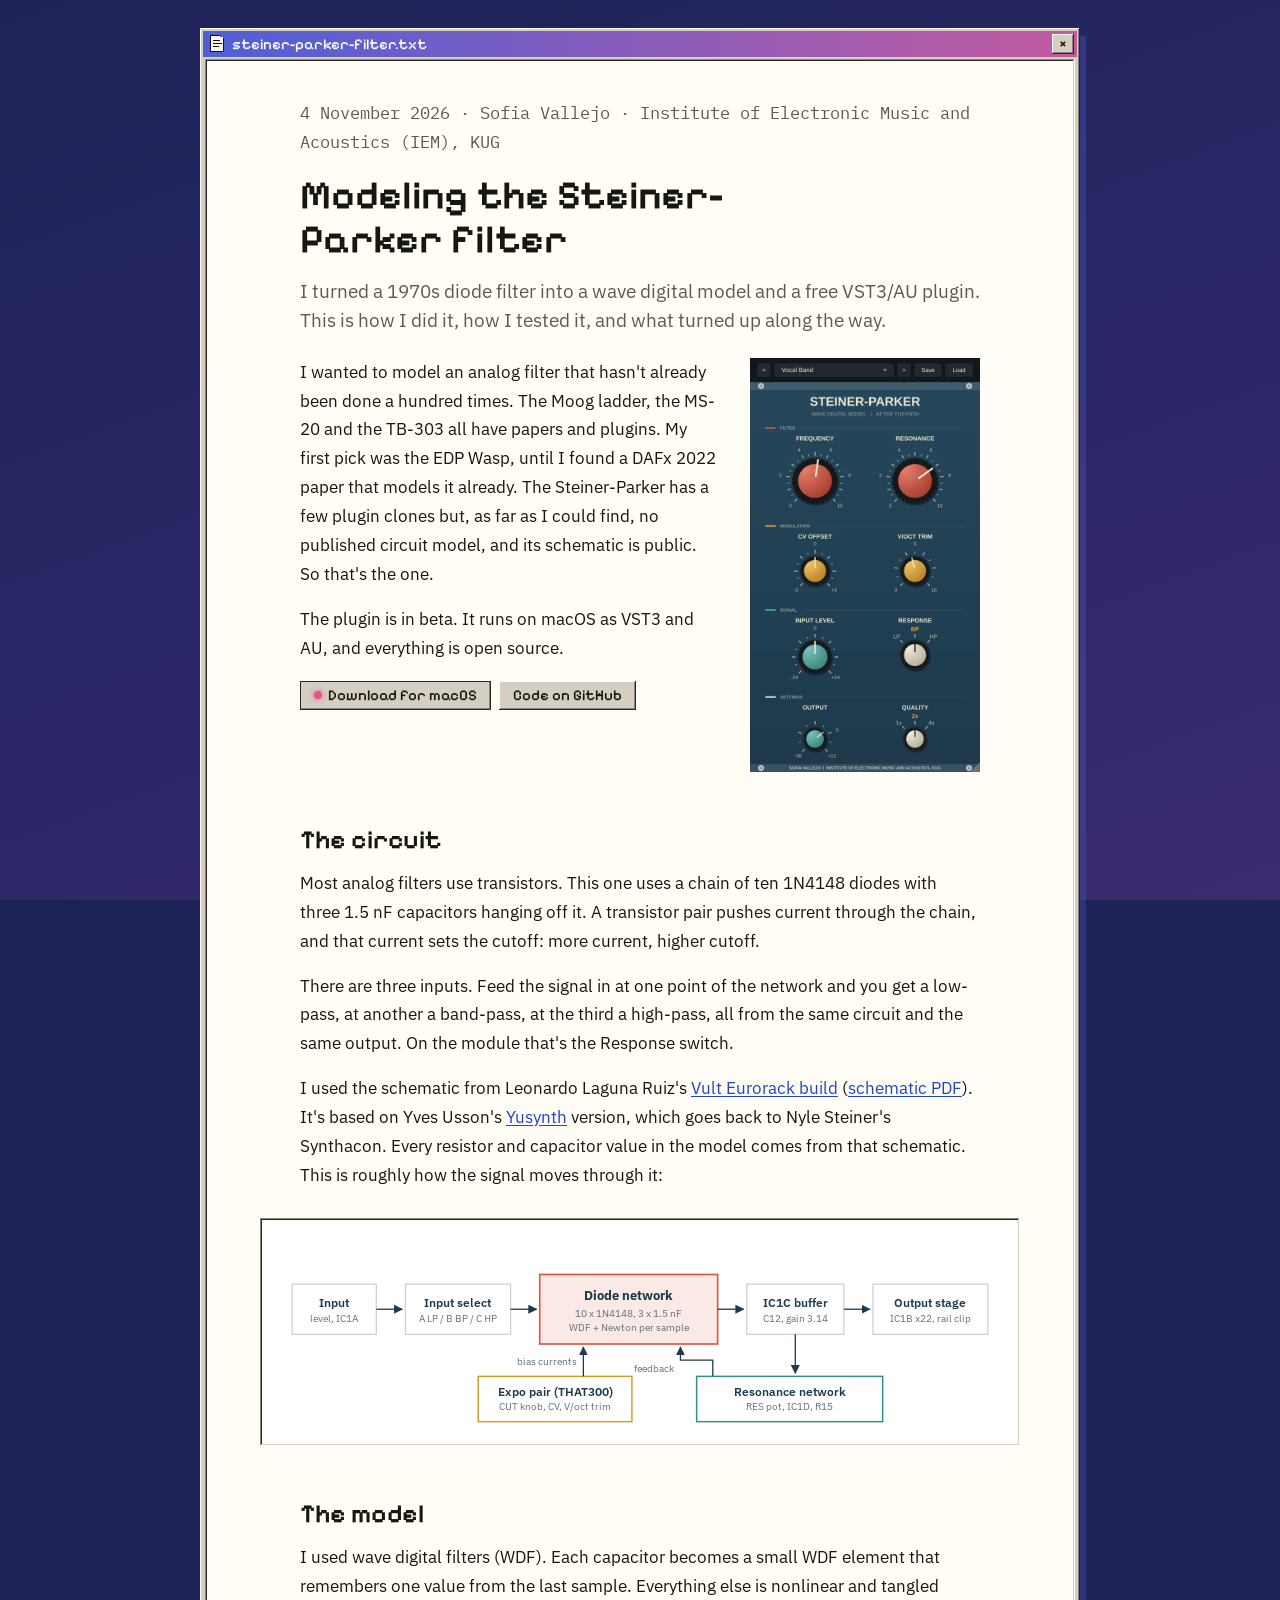
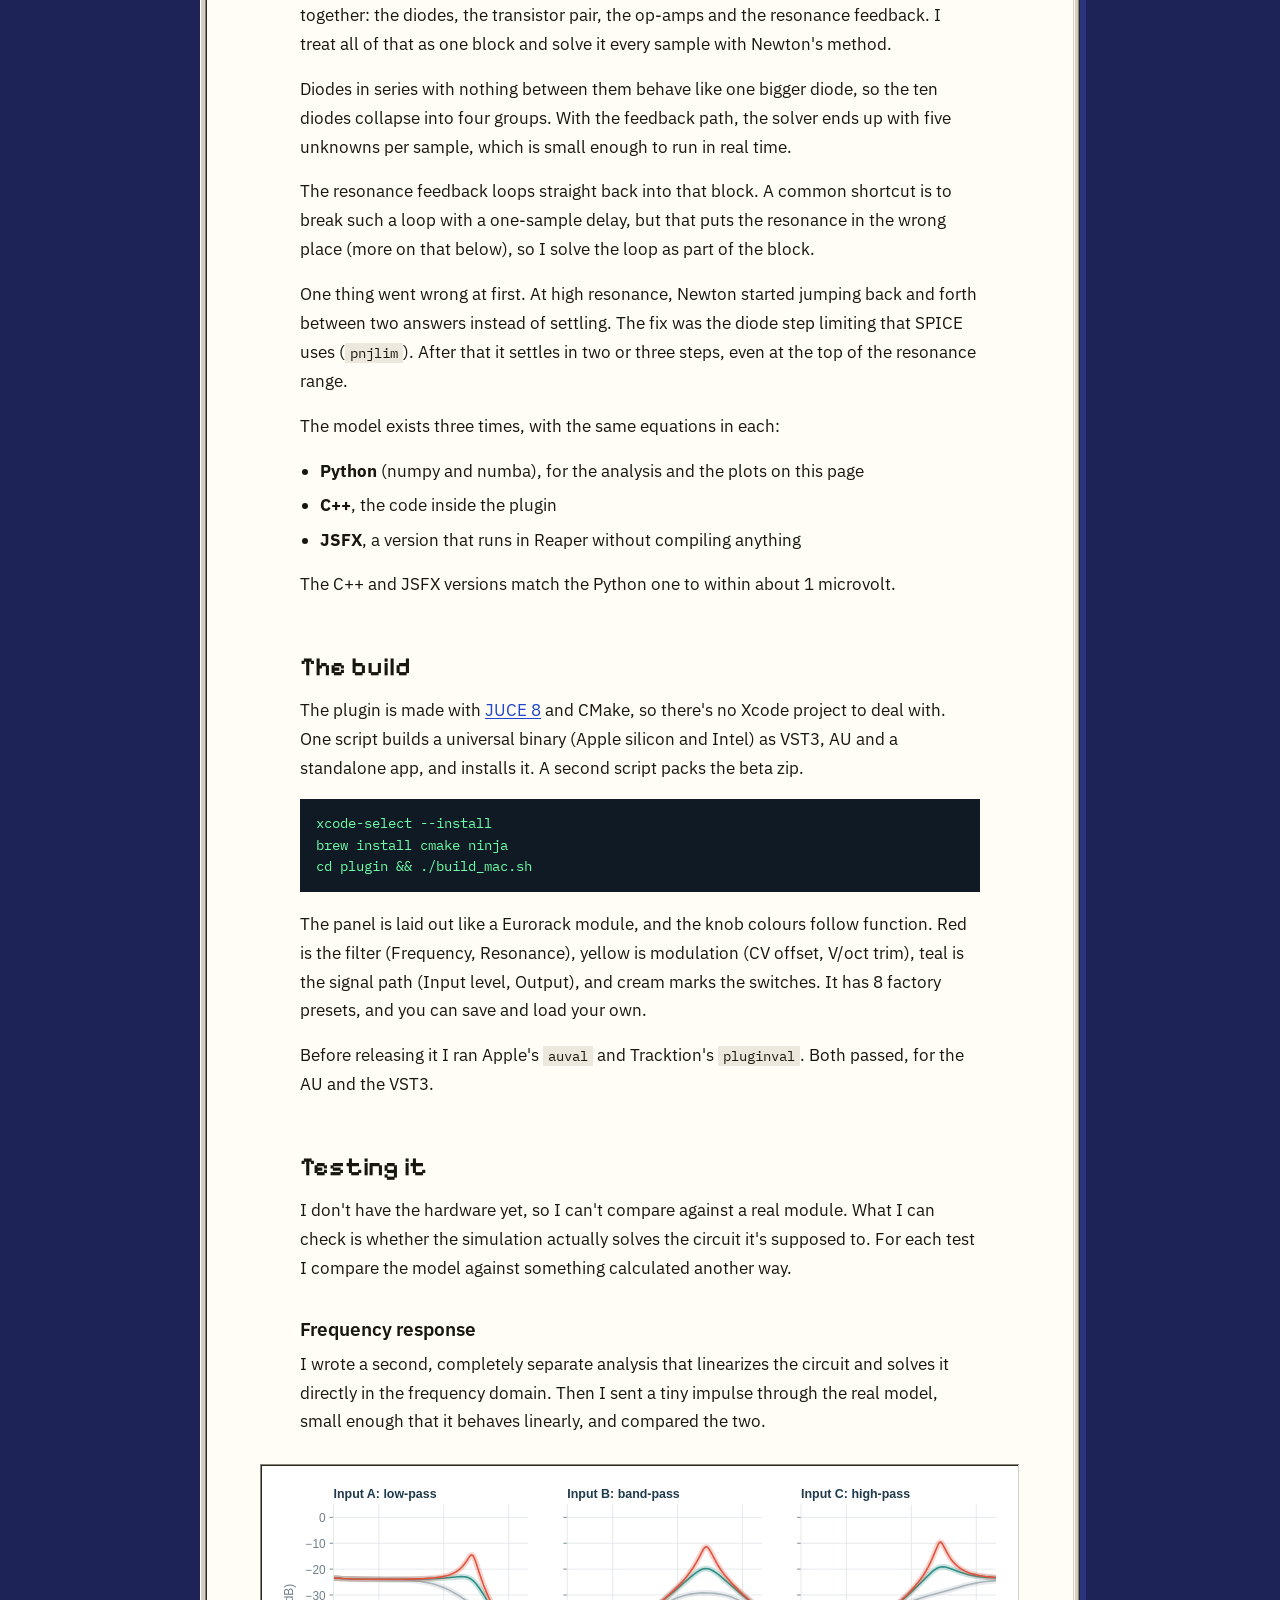
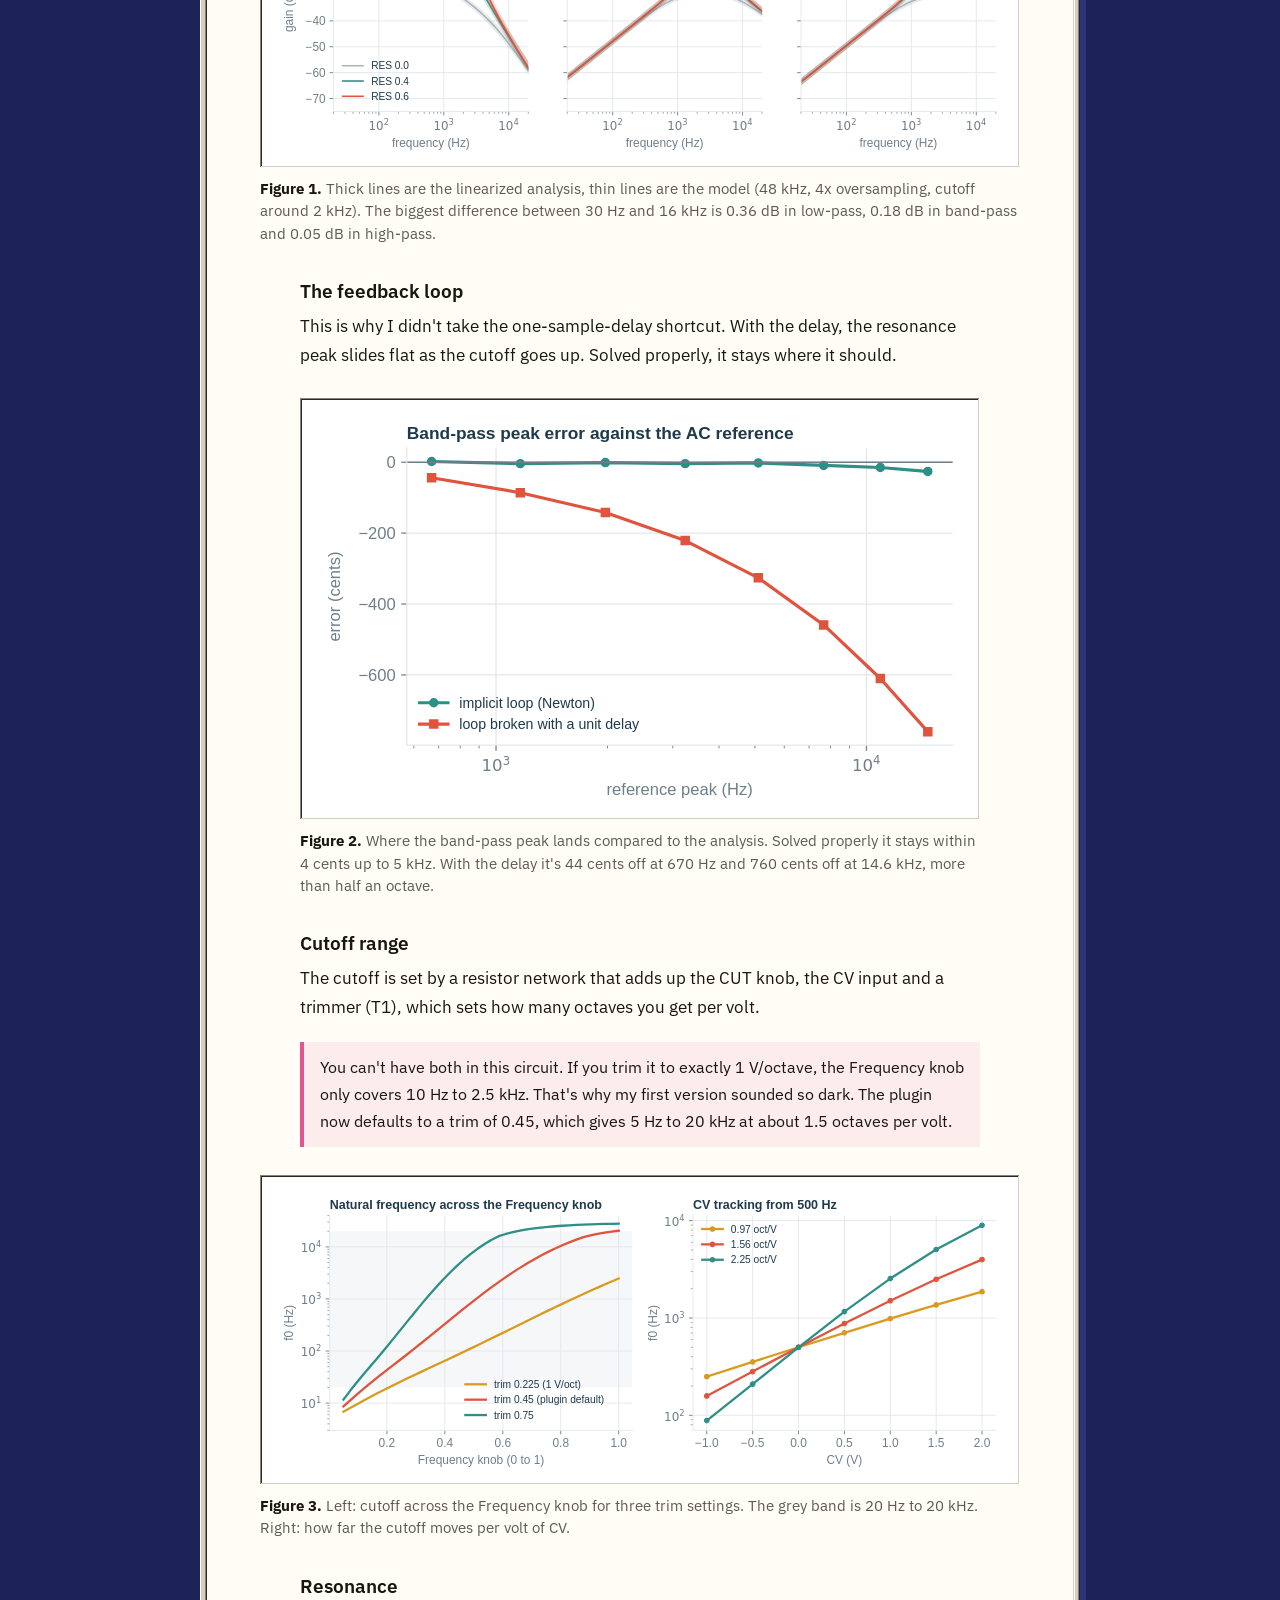
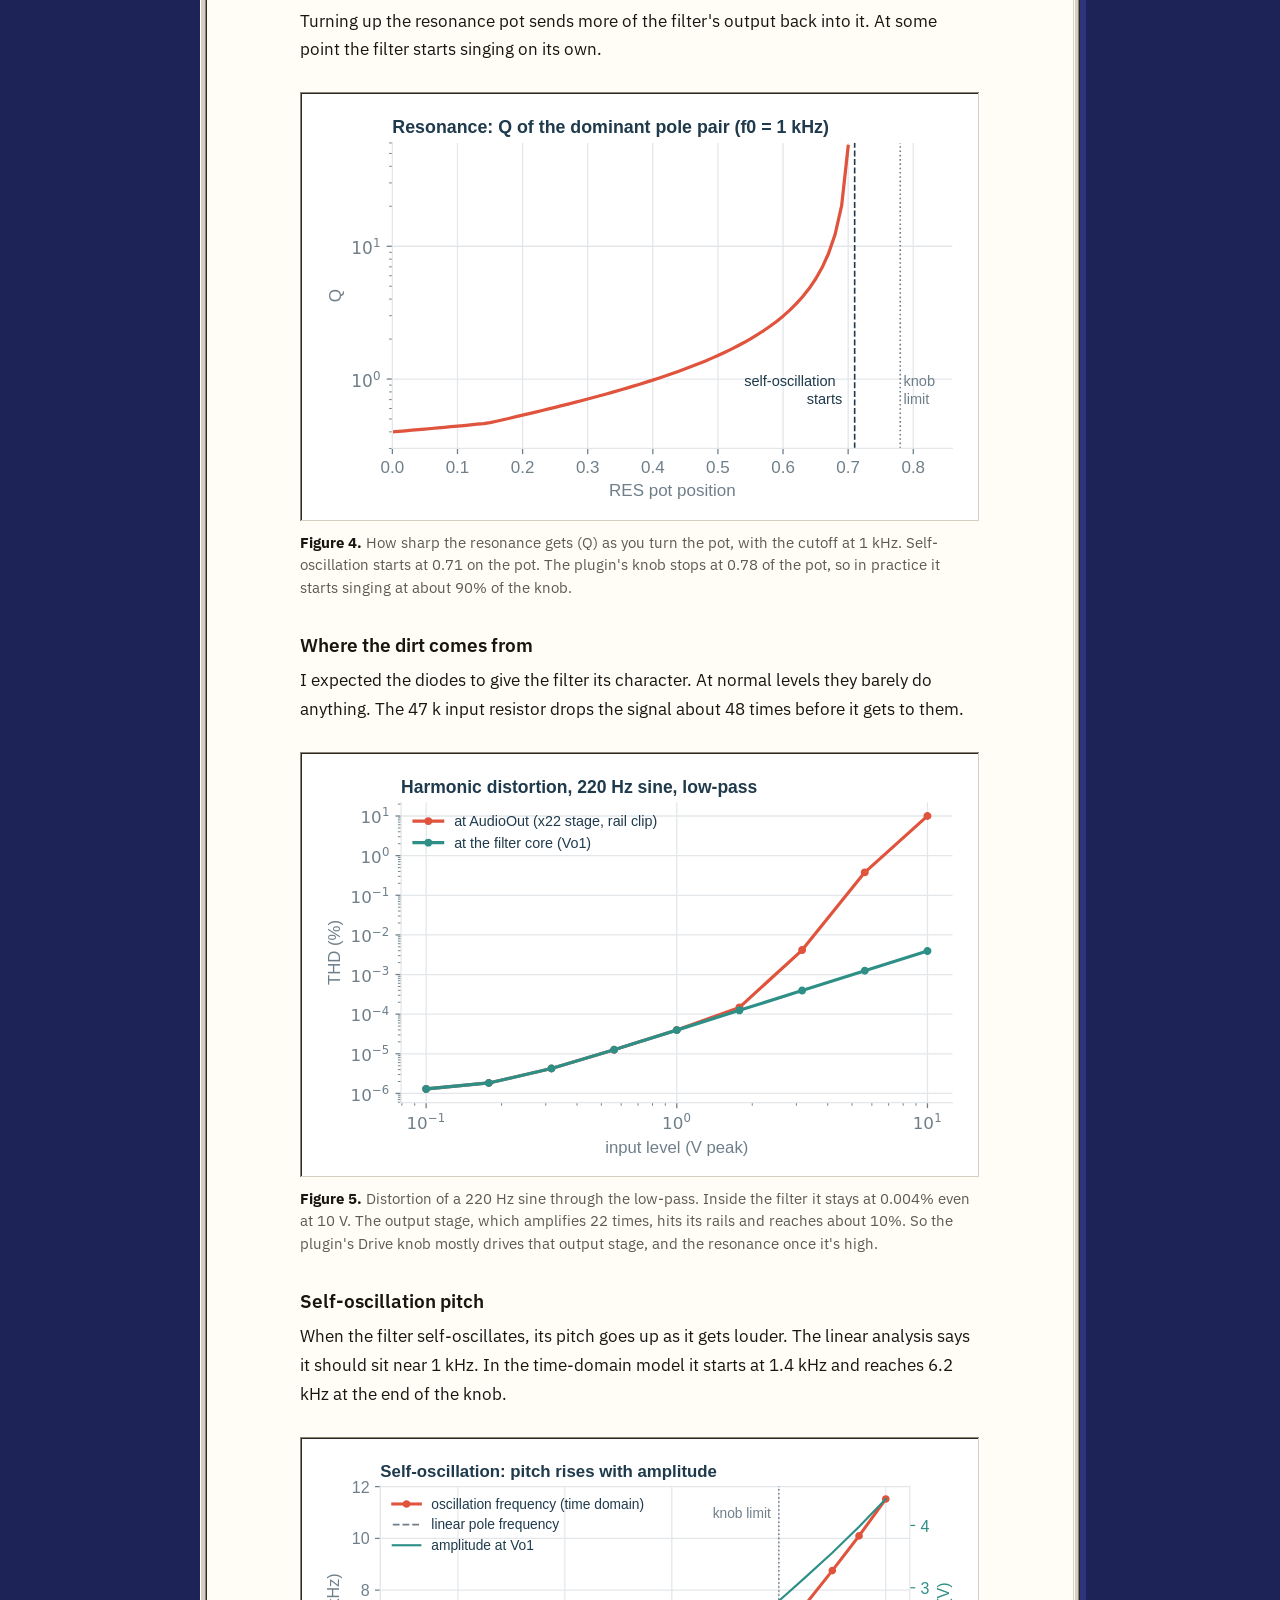
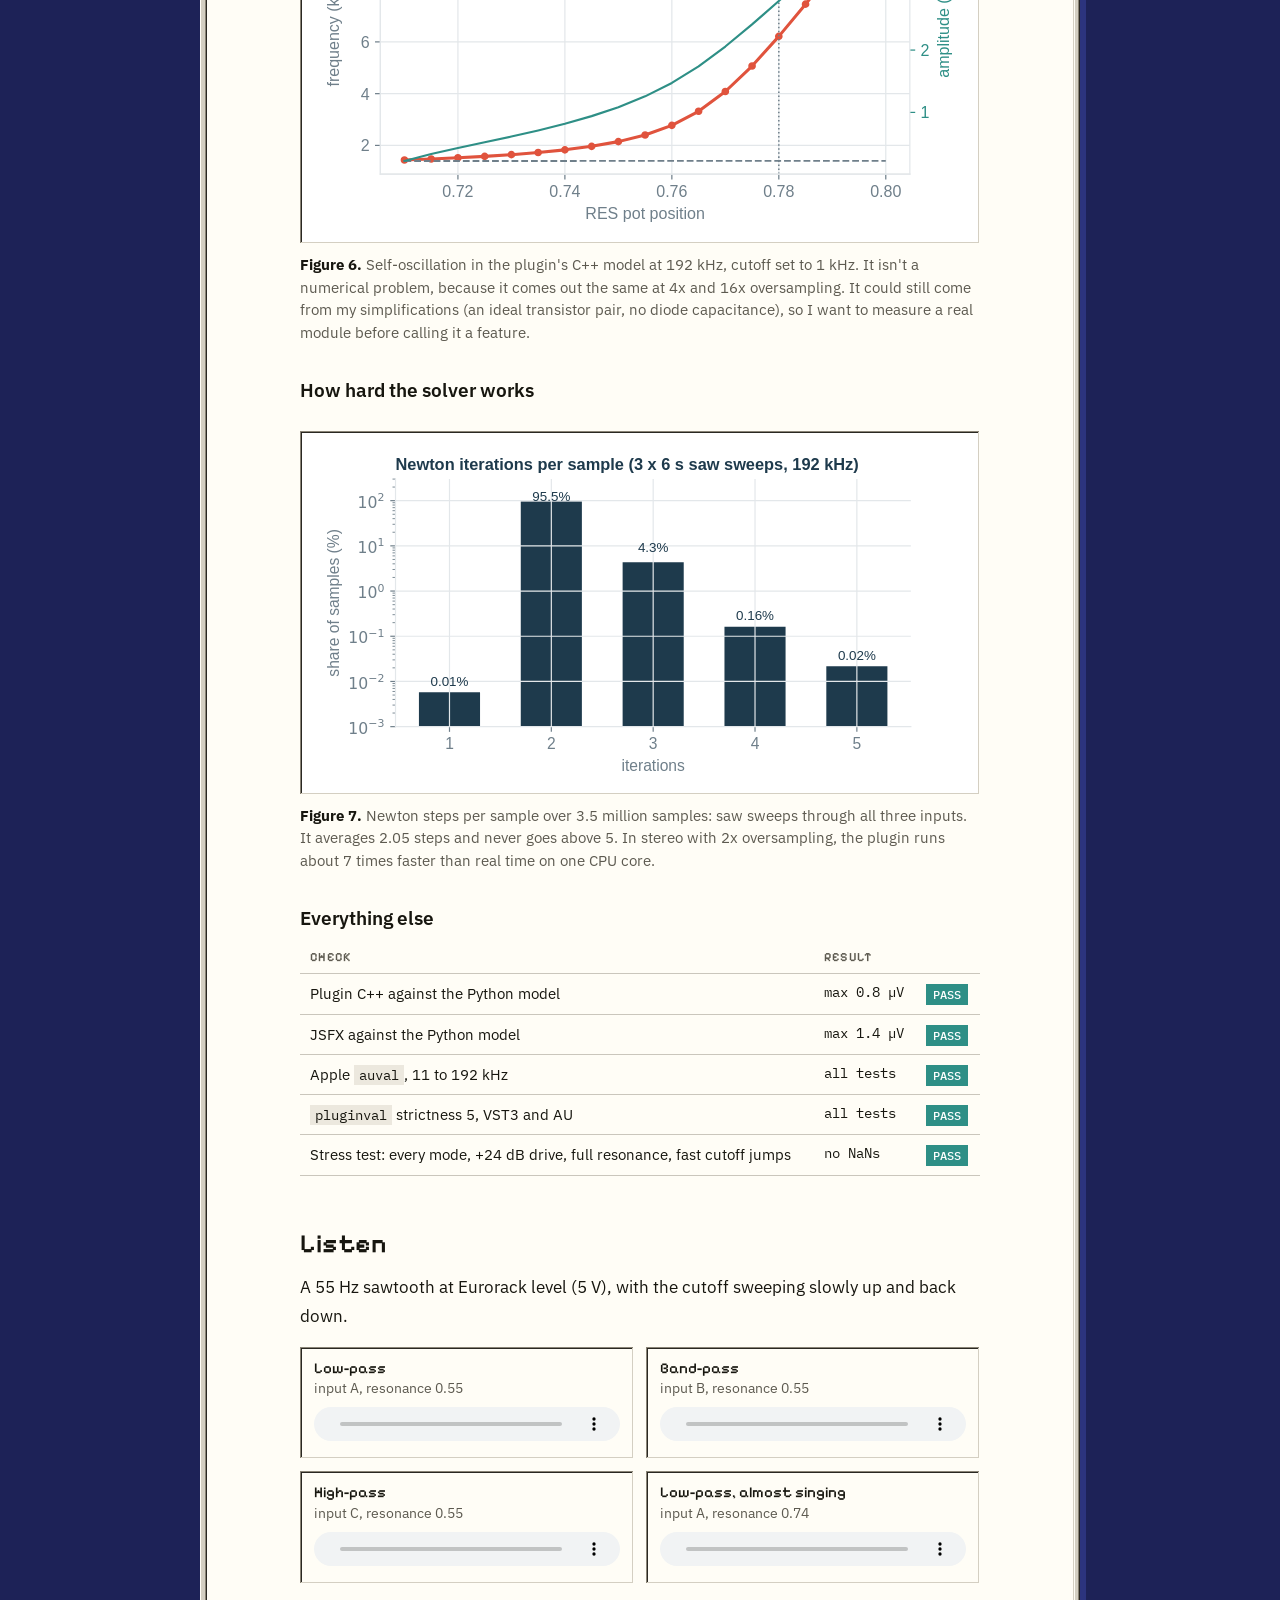
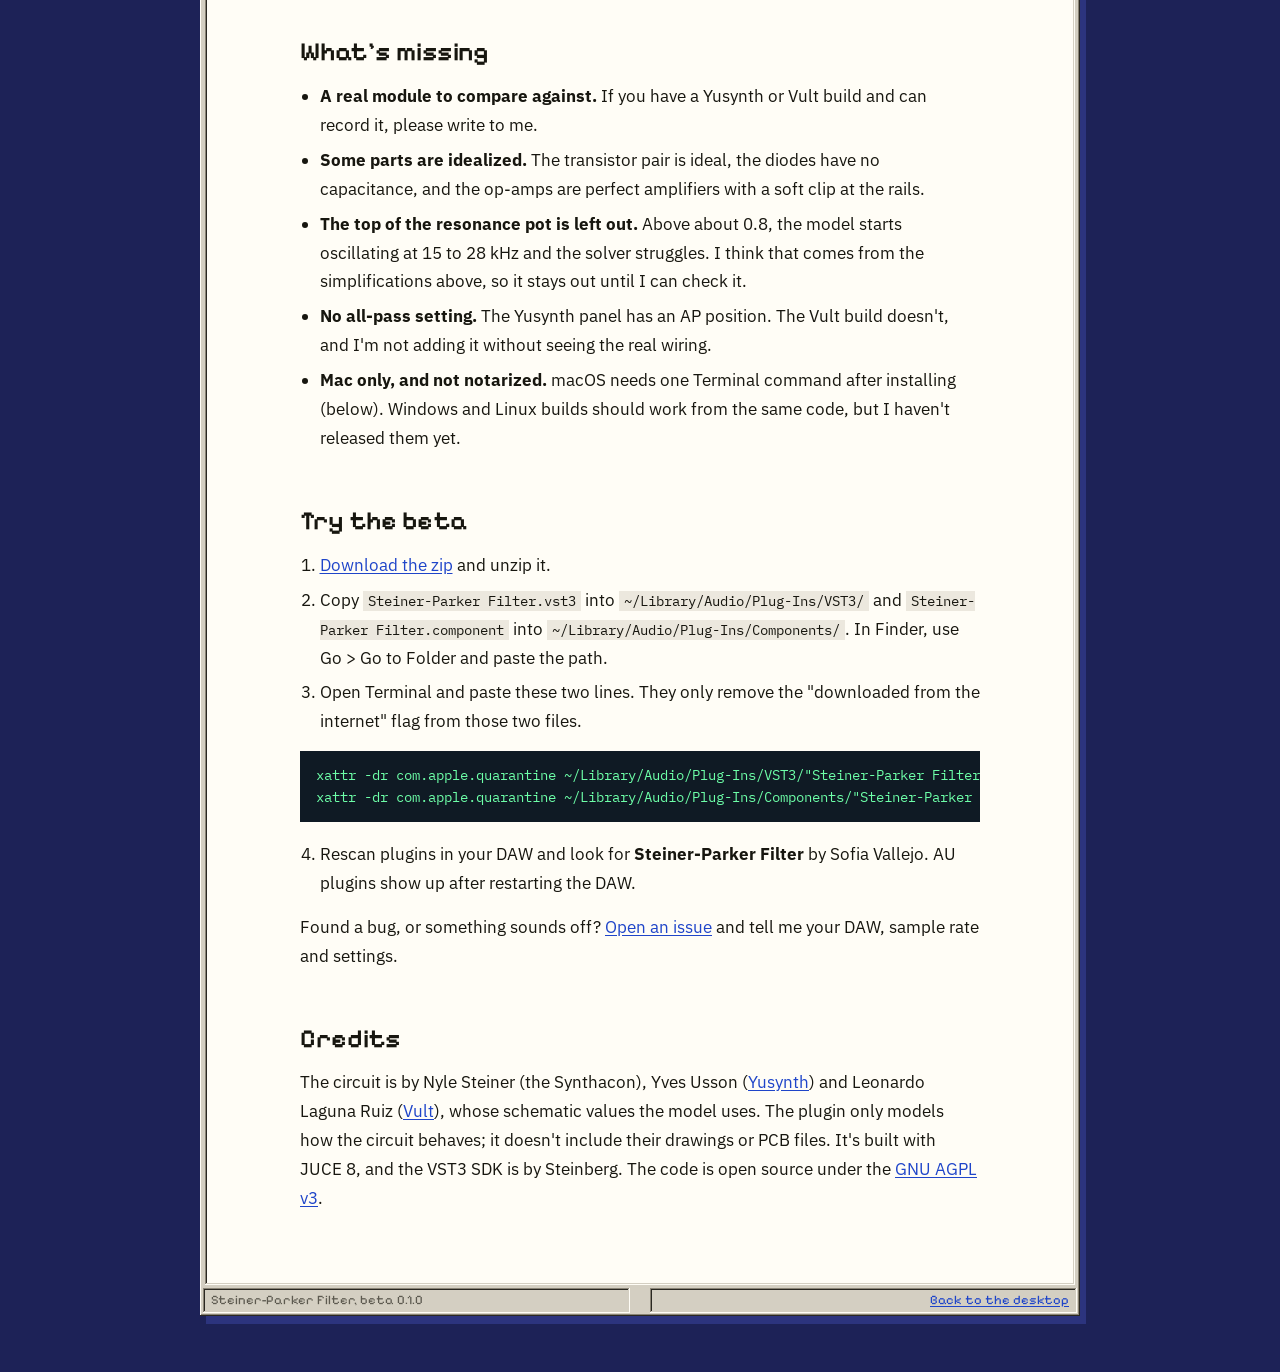
<file: blog/steiner-parker-filter/index.html>
<!doctype html>
<html lang="en">
<head>
  <meta charset="utf-8">
  <meta name="viewport" content="width=device-width, initial-scale=1, viewport-fit=cover">
  <title>Modeling the Steiner-Parker filter</title>
  <meta name="description" content="How I turned the Steiner-Parker diode filter into a wave digital model and a VST3/AU plugin: the circuit, the solver, the build and the tests.">
  <meta name="author" content="Sofia Vallejo">
  <meta property="og:title" content="Modeling the Steiner-Parker filter">
  <meta property="og:description" content="A wave digital model of a 1970s diode filter, now a free VST3/AU plugin (beta).">
  <meta property="og:image" content="img/plugin.png">
  <meta name="theme-color" content="#1d2257">
  <link rel="icon" href="../../assets/img/favicon.svg" type="image/svg+xml">
  <link rel="preconnect" href="https://fonts.googleapis.com">
  <link rel="preconnect" href="https://fonts.gstatic.com" crossorigin>
  <link href="https://fonts.googleapis.com/css2?family=IBM+Plex+Mono:wght@400;500&family=IBM+Plex+Sans:ital,wght@0,400;0,500;0,600;1,400&family=Pixelify+Sans:wght@400;500;600&display=swap" rel="stylesheet">
  <link rel="stylesheet" href="../../assets/css/style.css">
  <style>
    /* A blog post is one tall window on the desktop wallpaper. Colours and
       chrome come from the site's style.css; only layout lives here. */
    html, body { height: auto; }
    html { background: var(--sky-a); }
    body {
      overflow: auto; min-height: 100%;
      background: linear-gradient(160deg, var(--sky-a), var(--sky-c) 50%, var(--sky-b)) fixed;
      padding-block: 28px 56px;
      padding-left: max(12px, env(safe-area-inset-left, 0px)); padding-right: max(12px, env(safe-area-inset-right, 0px));
    }
    .post-win {
      max-width: 880px; margin: 0 auto; background: var(--chrome); padding: 3px;
      box-shadow: var(--bevel-out), 6px 8px 0 color-mix(in srgb, var(--title-a) 30%, transparent);
    }
    .post-win .titlebar { cursor: default; background: linear-gradient(90deg, var(--title-a), var(--title-b)); color: #fff; }
    .post-win .titlebar svg { width: 18px; height: 18px; }
    .t-home { text-decoration: none; }
    .post-body { margin: 2px; background: var(--paper); box-shadow: var(--bevel-in); padding: 40px 48px 56px; }
    .post-body > * { max-width: 680px; margin-left: auto; margin-right: auto; }
    .post-body > .wide { max-width: 760px; }

    .post-meta { font: 12.5px/1.6 var(--font-mono); color: var(--muted); margin-top: 0; margin-bottom: 10px; }
    .post-body h1 { font: 600 40px/1.1 var(--font-ui); margin-top: 0; margin-bottom: 16px; text-wrap: balance; }
    .post-body .dek { font-size: 19px; line-height: 1.55; color: var(--muted); margin-bottom: 22px; }
    .post-body h2 { font: 600 26px/1.2 var(--font-ui); margin-top: 52px; margin-bottom: 14px; text-wrap: balance; }
    .post-body h3 { font: 600 19px/1.3 var(--font-body); margin-top: 34px; margin-bottom: 8px; }
    .post-body p, .post-body li { font-size: 17px; line-height: 1.7; }
    .post-body p { margin-top: 0; margin-bottom: 16px; }
    .post-body ul, .post-body ol { padding-left: 1.3em; }
    .post-body li { margin-bottom: 6px; }
    .post-body code { font: 14px var(--font-mono); background: color-mix(in srgb, var(--chrome) 45%, transparent); padding: 1px 5px; }
    .post-body pre { font: 13.5px/1.6 var(--font-mono); background: var(--desk); color: var(--phosphor); padding: 14px 16px; overflow-x: auto; margin: 10px auto 18px; }
    .post-body pre code { background: none; padding: 0; font-size: inherit; color: inherit; }

    .hero-shot { display: grid; grid-template-columns: minmax(0, 1fr) 230px; gap: 32px; align-items: start; }
    .hero-shot img { width: 100%; height: auto; box-shadow: var(--bevel-out); }
    .hero-shot > div { min-width: 0; }

    /* figures sit on white in both themes, because the plots are drawn for light */
    figure { margin: 28px auto; }
    .fig { background: #ffffff; padding: 16px 16px 10px; box-shadow: var(--bevel-in); }
    .fig img { width: 100%; height: auto; }
    figcaption { font-size: 14.5px; line-height: 1.55; color: var(--muted); margin-top: 10px; }
    figcaption b { color: var(--ink); }
    .diagram { overflow-x: auto; }
    .diagram svg { display: block; width: 100%; min-width: 620px; height: auto; }

    .note { background: color-mix(in srgb, var(--rec) 10%, var(--paper)); border-left: 4px solid var(--rec); padding: 12px 16px; margin: 20px auto; }
    .note p { margin: 0; font-size: 16px; }

    .table-wrap { overflow-x: auto; margin: 10px auto 20px; }
    table { border-collapse: collapse; width: 100%; font-size: 15px; }
    th, td { text-align: left; padding: 8px 10px; border-bottom: 1px solid color-mix(in srgb, var(--chrome-lo) 45%, transparent); vertical-align: top; }
    th { font: 600 12.5px/1.3 var(--font-ui); letter-spacing: .1em; text-transform: uppercase; color: var(--muted); }
    td.num { font-family: var(--font-mono); font-size: 14px; white-space: nowrap; font-variant-numeric: tabular-nums; }
    .ok { font: 500 12px/1 var(--font-mono); background: #2e8f86; color: #fff; padding: 3px 7px; white-space: nowrap; }

    .tracks { display: grid; grid-template-columns: repeat(2, minmax(0, 1fr)); gap: 12px; }
    .track { box-shadow: var(--bevel-in); padding: 12px 14px; min-width: 0; }
    .track b { font: 500 15px/1.3 var(--font-ui); display: block; }
    .track span { font-size: 13.5px; color: var(--muted); display: block; margin-bottom: 8px; }
    .track audio { width: 100%; height: 34px; }

    .post-foot { display: flex; flex-wrap: wrap; gap: 8px 20px; justify-content: space-between; margin-top: 3px; font: 13px/1 var(--font-ui); color: var(--muted); }
    .post-foot > * { flex: 1; padding: 6px 8px; box-shadow: var(--bevel-in); white-space: nowrap; overflow: hidden; text-overflow: ellipsis; }
    .post-foot > *:last-child { text-align: right; }

    @media (max-width: 720px) {
      .post-body { padding: 26px 18px 40px; }
      .post-body h1 { font-size: 32px; }
      .hero-shot { grid-template-columns: 1fr; }
      .hero-shot img { max-width: 220px; }
      .tracks { grid-template-columns: 1fr; }
    }
    /* Pixelify's fi ligature drops the i; the font shorthand turns ligatures back on, so switch them off again */
    .post-body h1, .post-body h2, .titlebar, .btn, th, .track b, .post-foot {
      font-variant-ligatures: none; font-feature-settings: "liga" 0, "clig" 0, "calt" 0;
    }
  </style>
</head>
<body>
<article class="post-win">
  <div class="titlebar">
    <svg viewBox="0 0 16 16" shape-rendering="crispEdges" aria-hidden="true"><rect x="2" y="0" width="9" height="1" fill="#14130f"/><rect x="2" y="1" width="1" height="13" fill="#14130f"/><rect x="13" y="3" width="1" height="11" fill="#14130f"/><rect x="2" y="14" width="12" height="1" fill="#14130f"/><rect x="3" y="1" width="8" height="13" fill="#fbf8ee"/><rect x="11" y="2" width="2" height="12" fill="#fbf8ee"/><rect x="4" y="4" width="7" height="1" fill="#14130f"/><rect x="4" y="7" width="8" height="1" fill="#14130f"/><rect x="4" y="10" width="6" height="1" fill="#14130f"/></svg>
    <span class="t-name">steiner-parker-filter.txt</span>
    <a class="t-btn t-home" href="../../#blog" aria-label="Back to the desktop" title="Back to the desktop">&times;</a>
  </div>

  <div class="post-body">
    <p class="post-meta">4 November 2026 &middot; Sofia Vallejo &middot; Institute of Electronic Music and Acoustics (IEM), KUG</p>
    <h1>Modeling the Steiner-Parker filter</h1>
    <p class="dek">I turned a 1970s diode filter into a wave digital model and a free VST3/AU plugin. This is how I did it, how I tested it, and what turned up along the way.</p>

    <div class="hero-shot">
      <div>
        <p>I wanted to model an analog filter that hasn't already been done a hundred times. The Moog ladder, the MS-20 and the TB-303 all have papers and plugins. My first pick was the EDP Wasp, until I found a DAFx 2022 paper that models it already. The Steiner-Parker has a few plugin clones but, as far as I could find, no published circuit model, and its schematic is public. So that's the one.</p>
        <p>The plugin is in beta. It runs on macOS as VST3 and AU, and everything is open source.</p>
        <div class="btn-row">
          <a class="btn btn-primary" href="https://github.com/sofiavallejob/steiner-parker-filter/releases/latest/download/Steiner-Parker-Filter-0.1.0-beta-mac.zip">Download for macOS</a>
          <a class="btn" href="https://github.com/sofiavallejob/steiner-parker-filter">Code on GitHub</a>
        </div>
      </div>
      <img src="img/plugin.png" alt="The plugin panel: Frequency and Resonance knobs in red, CV offset and V/oct trim in yellow, Input level and Output in teal, and Response and Quality selectors." width="560" height="1008">
    </div>

    <h2>The circuit</h2>
    <p>Most analog filters use transistors. This one uses a chain of ten 1N4148 diodes with three 1.5 nF capacitors hanging off it. A transistor pair pushes current through the chain, and that current sets the cutoff: more current, higher cutoff.</p>
    <p>There are three inputs. Feed the signal in at one point of the network and you get a low-pass, at another a band-pass, at the third a high-pass, all from the same circuit and the same output. On the module that's the Response switch.</p>
    <p>I used the schematic from Leonardo Laguna Ruiz's <a href="https://modlfo.github.io/projects/vult-analog-steiner-parker">Vult Eurorack build</a> (<a href="https://modlfo.github.io/images/vult-analog-steiner-parker-diagram.pdf">schematic PDF</a>). It's based on Yves Usson's <a href="https://yusynth.net">Yusynth</a> version, which goes back to Nyle Steiner's Synthacon. Every resistor and capacitor value in the model comes from that schematic. This is roughly how the signal moves through it:</p>

    <figure class="wide fig diagram" role="img" aria-label="Signal flow: input, input select A/B/C, diode network, IC1C buffer, output stage. The expo pair feeds bias currents into the diode network; the resonance network takes IC1C's output back into it.">
      <svg viewBox="0 0 900 250" xmlns="http://www.w3.org/2000/svg">
        <defs><marker id="ah" viewBox="0 0 10 10" refX="9" refY="5" markerWidth="7" markerHeight="7" orient="auto-start-reverse"><path d="M0 0 L10 5 L0 10 z" fill="#1e3a4c"/></marker></defs>
        <g font-family="IBM Plex Sans, Helvetica Neue, Arial, sans-serif" fill="#1e3a4c">
          <rect x="20" y="62" width="104" height="62" fill="#ffffff" stroke="#c7d0d5" stroke-width="1.5"/>
          <text x="72" y="90" text-anchor="middle" font-size="15" font-weight="600">Input</text>
          <text x="72" y="109" text-anchor="middle" font-size="12" fill="#5f707b">level, IC1A</text>
          <rect x="160" y="62" width="130" height="62" fill="#ffffff" stroke="#c7d0d5" stroke-width="1.5"/>
          <text x="225" y="90" text-anchor="middle" font-size="15" font-weight="600">Input select</text>
          <text x="225" y="109" text-anchor="middle" font-size="12" fill="#5f707b">A LP / B BP / C HP</text>
          <rect x="326" y="50" width="220" height="86" fill="#fbe9e5" stroke="#e0533d" stroke-width="2"/>
          <text x="436" y="82" text-anchor="middle" font-size="16" font-weight="700">Diode network</text>
          <text x="436" y="102" text-anchor="middle" font-size="12" fill="#5f707b">10 x 1N4148, 3 x 1.5 nF</text>
          <text x="436" y="120" text-anchor="middle" font-size="12" fill="#5f707b">WDF + Newton per sample</text>
          <rect x="582" y="62" width="120" height="62" fill="#ffffff" stroke="#c7d0d5" stroke-width="1.5"/>
          <text x="642" y="90" text-anchor="middle" font-size="15" font-weight="600">IC1C buffer</text>
          <text x="642" y="109" text-anchor="middle" font-size="12" fill="#5f707b">C12, gain 3.14</text>
          <rect x="738" y="62" width="142" height="62" fill="#ffffff" stroke="#c7d0d5" stroke-width="1.5"/>
          <text x="809" y="90" text-anchor="middle" font-size="15" font-weight="600">Output stage</text>
          <text x="809" y="109" text-anchor="middle" font-size="12" fill="#5f707b">IC1B x22, rail clip</text>
          <g stroke="#1e3a4c" stroke-width="1.6" fill="none">
            <line x1="124" y1="93" x2="156" y2="93" marker-end="url(#ah)"/>
            <line x1="290" y1="93" x2="322" y2="93" marker-end="url(#ah)"/>
            <line x1="546" y1="93" x2="578" y2="93" marker-end="url(#ah)"/>
            <line x1="702" y1="93" x2="734" y2="93" marker-end="url(#ah)"/>
          </g>
          <rect x="250" y="176" width="190" height="56" fill="#ffffff" stroke="#d99a1e" stroke-width="1.8"/>
          <text x="345" y="200" text-anchor="middle" font-size="14.5" font-weight="600">Expo pair (THAT300)</text>
          <text x="345" y="218" text-anchor="middle" font-size="12" fill="#5f707b">CUT knob, CV, V/oct trim</text>
          <rect x="520" y="176" width="230" height="56" fill="#ffffff" stroke="#2e8f86" stroke-width="1.8"/>
          <text x="635" y="200" text-anchor="middle" font-size="14.5" font-weight="600">Resonance network</text>
          <text x="635" y="218" text-anchor="middle" font-size="12" fill="#5f707b">RES pot, IC1D, R15</text>
          <g stroke="#1e3a4c" stroke-width="1.6" fill="none">
            <line x1="380" y1="176" x2="380" y2="140" marker-end="url(#ah)"/>
            <path d="M642 124 L642 172" marker-end="url(#ah)"/>
            <path d="M540 176 L540 156 L500 156 L500 140" marker-end="url(#ah)"/>
          </g>
          <text x="372" y="162" text-anchor="end" font-size="12" fill="#5f707b">bias currents</text>
          <text x="492" y="170" text-anchor="end" font-size="12" fill="#5f707b">feedback</text>
        </g>
      </svg>
    </figure>

    <h2>The model</h2>
    <p>I used wave digital filters (WDF). Each capacitor becomes a small WDF element that remembers one value from the last sample. Everything else is nonlinear and tangled together: the diodes, the transistor pair, the op-amps and the resonance feedback. I treat all of that as one block and solve it every sample with Newton's method.</p>
    <p>Diodes in series with nothing between them behave like one bigger diode, so the ten diodes collapse into four groups. With the feedback path, the solver ends up with five unknowns per sample, which is small enough to run in real time.</p>
    <p>The resonance feedback loops straight back into that block. A common shortcut is to break such a loop with a one-sample delay, but that puts the resonance in the wrong place (more on that below), so I solve the loop as part of the block.</p>
    <p>One thing went wrong at first. At high resonance, Newton started jumping back and forth between two answers instead of settling. The fix was the diode step limiting that SPICE uses (<code>pnjlim</code>). After that it settles in two or three steps, even at the top of the resonance range.</p>
    <p>The model exists three times, with the same equations in each:</p>
    <ul>
      <li><b>Python</b> (numpy and numba), for the analysis and the plots on this page</li>
      <li><b>C++</b>, the code inside the plugin</li>
      <li><b>JSFX</b>, a version that runs in Reaper without compiling anything</li>
    </ul>
    <p>The C++ and JSFX versions match the Python one to within about 1 microvolt.</p>

    <h2>The build</h2>
    <p>The plugin is made with <a href="https://juce.com">JUCE 8</a> and CMake, so there's no Xcode project to deal with. One script builds a universal binary (Apple silicon and Intel) as VST3, AU and a standalone app, and installs it. A second script packs the beta zip.</p>
    <pre><code>xcode-select --install
brew install cmake ninja
cd plugin &amp;&amp; ./build_mac.sh</code></pre>
    <p>The panel is laid out like a Eurorack module, and the knob colours follow function. Red is the filter (Frequency, Resonance), yellow is modulation (CV offset, V/oct trim), teal is the signal path (Input level, Output), and cream marks the switches. It has 8 factory presets, and you can save and load your own.</p>
    <p>Before releasing it I ran Apple's <code>auval</code> and Tracktion's <code>pluginval</code>. Both passed, for the AU and the VST3.</p>

    <h2>Testing it</h2>
    <p>I don't have the hardware yet, so I can't compare against a real module. What I can check is whether the simulation actually solves the circuit it's supposed to. For each test I compare the model against something calculated another way.</p>

    <h3>Frequency response</h3>
    <p>I wrote a second, completely separate analysis that linearizes the circuit and solves it directly in the frequency domain. Then I sent a tiny impulse through the real model, small enough that it behaves linearly, and compared the two.</p>
    <figure class="wide">
      <div class="fig"><img src="img/response.svg" alt="Three panels of frequency response for low-pass, band-pass and high-pass at three resonance settings. The model's thin lines sit on top of the reference's thick lines." width="980" height="310"></div>
      <figcaption><b>Figure 1.</b> Thick lines are the linearized analysis, thin lines are the model (48 kHz, 4x oversampling, cutoff around 2 kHz). The biggest difference between 30 Hz and 16 kHz is 0.36 dB in low-pass, 0.18 dB in band-pass and 0.05 dB in high-pass.</figcaption>
    </figure>

    <h3>The feedback loop</h3>
    <p>This is why I didn't take the one-sample-delay shortcut. With the delay, the resonance peak slides flat as the cutoff goes up. Solved properly, it stays where it should.</p>
    <figure>
      <div class="fig"><img src="img/loop.svg" alt="Peak error in cents against frequency. The implicit solver stays near zero; the delayed loop falls to minus 760 cents at 14.6 kHz." width="680" height="370"></div>
      <figcaption><b>Figure 2.</b> Where the band-pass peak lands compared to the analysis. Solved properly it stays within 4 cents up to 5 kHz. With the delay it's 44 cents off at 670 Hz and 760 cents off at 14.6 kHz, more than half an octave.</figcaption>
    </figure>

    <h3>Cutoff range</h3>
    <p>The cutoff is set by a resistor network that adds up the CUT knob, the CV input and a trimmer (T1), which sets how many octaves you get per volt.</p>
    <div class="note"><p>You can't have both in this circuit. If you trim it to exactly 1 V/octave, the Frequency knob only covers 10 Hz to 2.5 kHz. That's why my first version sounded so dark. The plugin now defaults to a trim of 0.45, which gives 5 Hz to 20 kHz at about 1.5 octaves per volt.</p></div>
    <figure class="wide">
      <div class="fig"><img src="img/cutoff.svg" alt="Left: cutoff frequency against the Frequency knob for three trim settings. Right: frequency against CV, with slopes of 0.97, 1.56 and 2.25 octaves per volt." width="980" height="320"></div>
      <figcaption><b>Figure 3.</b> Left: cutoff across the Frequency knob for three trim settings. The grey band is 20 Hz to 20 kHz. Right: how far the cutoff moves per volt of CV.</figcaption>
    </figure>

    <h3>Resonance</h3>
    <p>Turning up the resonance pot sends more of the filter's output back into it. At some point the filter starts singing on its own.</p>
    <figure>
      <div class="fig"><img src="img/resonance.svg" alt="Q rising with the resonance pot until self-oscillation begins at about 0.71, before the knob limit at 0.78." width="680" height="370"></div>
      <figcaption><b>Figure 4.</b> How sharp the resonance gets (Q) as you turn the pot, with the cutoff at 1 kHz. Self-oscillation starts at 0.71 on the pot. The plugin's knob stops at 0.78 of the pot, so in practice it starts singing at about 90% of the knob.</figcaption>
    </figure>

    <h3>Where the dirt comes from</h3>
    <p>I expected the diodes to give the filter its character. At normal levels they barely do anything. The 47 k input resistor drops the signal about 48 times before it gets to them.</p>
    <figure>
      <div class="fig"><img src="img/thd.svg" alt="Distortion against input level. At the filter core it stays below 0.01 percent; at the output it rises to about 10 percent at 10 volts." width="680" height="370"></div>
      <figcaption><b>Figure 5.</b> Distortion of a 220 Hz sine through the low-pass. Inside the filter it stays at 0.004% even at 10 V. The output stage, which amplifies 22 times, hits its rails and reaches about 10%. So the plugin's Drive knob mostly drives that output stage, and the resonance once it's high.</figcaption>
    </figure>

    <h3>Self-oscillation pitch</h3>
    <p>When the filter self-oscillates, its pitch goes up as it gets louder. The linear analysis says it should sit near 1 kHz. In the time-domain model it starts at 1.4 kHz and reaches 6.2 kHz at the end of the knob.</p>
    <figure>
      <div class="fig"><img src="img/selfosc.svg" alt="Oscillation frequency rising from 1.4 kilohertz at onset to 6.2 kilohertz at the knob limit while the linear pole frequency stays near 1 kilohertz; amplitude grows alongside." width="680" height="370"></div>
      <figcaption><b>Figure 6.</b> Self-oscillation in the plugin's C++ model at 192 kHz, cutoff set to 1 kHz. It isn't a numerical problem, because it comes out the same at 4x and 16x oversampling. It could still come from my simplifications (an ideal transistor pair, no diode capacitance), so I want to measure a real module before calling it a feature.</figcaption>
    </figure>

    <h3>How hard the solver works</h3>
    <figure>
      <div class="fig"><img src="img/solver.svg" alt="Bar chart: 95 percent of samples need 2 Newton iterations, about 4 percent need 3, under 0.2 percent need 4 or 5." width="680" height="330"></div>
      <figcaption><b>Figure 7.</b> Newton steps per sample over 3.5 million samples: saw sweeps through all three inputs. It averages 2.05 steps and never goes above 5. In stereo with 2x oversampling, the plugin runs about 7 times faster than real time on one CPU core.</figcaption>
    </figure>

    <h3>Everything else</h3>
    <div class="table-wrap">
      <table>
        <thead><tr><th>Check</th><th>Result</th><th></th></tr></thead>
        <tbody>
          <tr><td>Plugin C++ against the Python model</td><td class="num">max 0.8 &micro;V</td><td><span class="ok">PASS</span></td></tr>
          <tr><td>JSFX against the Python model</td><td class="num">max 1.4 &micro;V</td><td><span class="ok">PASS</span></td></tr>
          <tr><td>Apple <code>auval</code>, 11 to 192 kHz</td><td class="num">all tests</td><td><span class="ok">PASS</span></td></tr>
          <tr><td><code>pluginval</code> strictness 5, VST3 and AU</td><td class="num">all tests</td><td><span class="ok">PASS</span></td></tr>
          <tr><td>Stress test: every mode, +24 dB drive, full resonance, fast cutoff jumps</td><td class="num">no NaNs</td><td><span class="ok">PASS</span></td></tr>
        </tbody>
      </table>
    </div>

    <h2>Listen</h2>
    <p>A 55 Hz sawtooth at Eurorack level (5 V), with the cutoff sweeping slowly up and back down.</p>
    <div class="tracks">
      <div class="track"><b>Low-pass</b><span>input A, resonance 0.55</span><audio controls preload="none" src="audio/saw_sweep_lowpass.mp3"></audio></div>
      <div class="track"><b>Band-pass</b><span>input B, resonance 0.55</span><audio controls preload="none" src="audio/saw_sweep_bandpass.mp3"></audio></div>
      <div class="track"><b>High-pass</b><span>input C, resonance 0.55</span><audio controls preload="none" src="audio/saw_sweep_highpass.mp3"></audio></div>
      <div class="track"><b>Low-pass, almost singing</b><span>input A, resonance 0.74</span><audio controls preload="none" src="audio/saw_sweep_lowpass_resonant.mp3"></audio></div>
    </div>

    <h2>What's missing</h2>
    <ul>
      <li><b>A real module to compare against.</b> If you have a Yusynth or Vult build and can record it, please write to me.</li>
      <li><b>Some parts are idealized.</b> The transistor pair is ideal, the diodes have no capacitance, and the op-amps are perfect amplifiers with a soft clip at the rails.</li>
      <li><b>The top of the resonance pot is left out.</b> Above about 0.8, the model starts oscillating at 15 to 28 kHz and the solver struggles. I think that comes from the simplifications above, so it stays out until I can check it.</li>
      <li><b>No all-pass setting.</b> The Yusynth panel has an AP position. The Vult build doesn't, and I'm not adding it without seeing the real wiring.</li>
      <li><b>Mac only, and not notarized.</b> macOS needs one Terminal command after installing (below). Windows and Linux builds should work from the same code, but I haven't released them yet.</li>
    </ul>

    <h2>Try the beta</h2>
    <ol>
      <li><a href="https://github.com/sofiavallejob/steiner-parker-filter/releases/latest/download/Steiner-Parker-Filter-0.1.0-beta-mac.zip">Download the zip</a> and unzip it.</li>
      <li>Copy <code>Steiner-Parker Filter.vst3</code> into <code>~/Library/Audio/Plug-Ins/VST3/</code> and <code>Steiner-Parker Filter.component</code> into <code>~/Library/Audio/Plug-Ins/Components/</code>. In Finder, use Go &gt; Go to Folder and paste the path.</li>
      <li>Open Terminal and paste these two lines. They only remove the "downloaded from the internet" flag from those two files.</li>
    </ol>
    <pre><code>xattr -dr com.apple.quarantine ~/Library/Audio/Plug-Ins/VST3/"Steiner-Parker Filter.vst3"
xattr -dr com.apple.quarantine ~/Library/Audio/Plug-Ins/Components/"Steiner-Parker Filter.component"</code></pre>
    <ol start="4">
      <li>Rescan plugins in your DAW and look for <b>Steiner-Parker Filter</b> by Sofia Vallejo. AU plugins show up after restarting the DAW.</li>
    </ol>
    <p>Found a bug, or something sounds off? <a href="https://github.com/sofiavallejob/steiner-parker-filter/issues">Open an issue</a> and tell me your DAW, sample rate and settings.</p>

    <h2>Credits</h2>
    <p>The circuit is by Nyle Steiner (the Synthacon), Yves Usson (<a href="https://yusynth.net">Yusynth</a>) and Leonardo Laguna Ruiz (<a href="https://modlfo.github.io/projects/vult-analog-steiner-parker">Vult</a>), whose schematic values the model uses. The plugin only models how the circuit behaves; it doesn't include their drawings or PCB files. It's built with JUCE 8, and the VST3 SDK is by Steinberg. The code is open source under the <a href="https://www.gnu.org/licenses/agpl-3.0.html">GNU AGPL v3</a>.</p>
  </div>

  <div class="post-foot">
    <span>Steiner-Parker Filter, beta 0.1.0</span>
    <a href="../../#blog">Back to the desktop</a>
  </div>
</article>
</body>
</html>
</file>
<file: assets/css/style.css>
/* ==========================================================
   Sofia Vallejo
   A retro desktop on an oscilloscope.
   ========================================================== */

:root {
  /* pastel space wallpaper */
  --sky-a: #1d2257;
  --sky-b: #3a2a6e;
  --sky-c: #2a2766;
  --icon-ink: #ffffff;
  --icon-shadow: rgba(20,16,50,.9);

  /* little screens (player, placeholders) */
  --desk: #0f1a24;
  --phosphor: #6dffa8;
  --phosphor-dim: rgba(109, 255, 168, .12);

  /* window chrome (beige computer) */
  --chrome: #d4cfc2;
  --chrome-hi: #fffdf6;
  --chrome-lo: #8a8476;
  --chrome-dk: #2a2822;
  --paper: #fffdf6;
  --ink: #17160f;
  --muted: #5d5a50;
  --title-a: #4f5fd6;
  --title-b: #c25aa0;
  --title-off-a: #8a8476;
  --title-off-b: #b5af9f;
  --link: #1f45c9;
  --rec: #e2558f;        /* the REC light, in pink */
  --select: #4f5fd6;
  --select-ink: #fff;

  --font-ui: "Pixelify Sans", "Tahoma", system-ui, sans-serif;
  --font-body: "IBM Plex Sans", system-ui, -apple-system, sans-serif;
  --font-mono: "IBM Plex Mono", ui-monospace, Menlo, monospace;

  --taskbar-h: 40px;
  --bevel-out: inset -1px -1px var(--chrome-dk), inset 1px 1px var(--chrome-hi), inset -2px -2px var(--chrome-lo), inset 2px 2px var(--chrome);
  --bevel-in: inset -1px -1px var(--chrome-hi), inset 1px 1px var(--chrome-lo), inset -2px -2px var(--chrome), inset 2px 2px var(--chrome-dk);
}

@media (prefers-color-scheme: dark) {
  :root {
    --chrome: #3b3a35;
    --chrome-hi: #6a675e;
    --chrome-lo: #23221e;
    --chrome-dk: #0b0b09;
    --paper: #1c1b18;
    --ink: #ece8dc;
    --muted: #a39f92;
    --link: #8fb1ff;
    --title-off-a: #2c2b27;
    --title-off-b: #46443d;
    --select: #6f7ff0;
  }
}

* { box-sizing: border-box; }
html, body { height: 100%; }
body {
  margin: 0;
  background: linear-gradient(160deg, var(--sky-a), var(--sky-c) 50%, var(--sky-b));
  color: var(--ink);
  font: 15px/1.55 var(--font-body);
  overflow: hidden;
  -webkit-font-smoothing: antialiased;
  font-variant-ligatures: none; /* Pixelify's fi ligature drops the i */
  font-feature-settings: "liga" 0, "clig" 0, "calt" 0;
}
img { max-width: 100%; display: block; }
a { color: var(--link); text-underline-offset: 2px; }
button { font: inherit; color: inherit; }
:focus-visible { outline: 2px dotted var(--title-a); outline-offset: 2px; }
.win :focus-visible { outline-color: var(--title-b); }
.visually-hidden { position: absolute !important; width: 1px; height: 1px; overflow: hidden; clip: rect(0 0 0 0); white-space: nowrap; }

/* ---------- wallpaper ---------- */
#scope {
  position: fixed; inset: 0 0 var(--taskbar-h) 0;
  width: 100%; height: calc(100% - var(--taskbar-h));
  background:
    radial-gradient(ellipse at 80% 15%, rgba(255,156,203,.22), transparent 50%),
    radial-gradient(ellipse at 20% 85%, rgba(140,180,255,.2), transparent 55%),
    linear-gradient(170deg, var(--sky-a), var(--sky-c) 55%, var(--sky-b));
  image-rendering: pixelated;
}

/* ---------- desktop icons ---------- */
.icons {
  position: fixed; top: 14px; left: 10px; bottom: calc(var(--taskbar-h) + 10px);
  display: flex; flex-direction: column; flex-wrap: wrap; align-content: flex-start; gap: 6px;
  z-index: 1;
}
.icon {
  width: 92px; padding: 6px 4px; border: 0; background: none; cursor: pointer;
  display: flex; flex-direction: column; align-items: center; gap: 6px;
  color: var(--icon-ink); font-family: var(--font-ui); font-size: 14px; line-height: 1.15;
}
.icon svg { width: 40px; height: 40px; image-rendering: pixelated; filter: drop-shadow(2px 2px 0 rgba(10,8,30,.55)); }
.icon span { padding: 1px 4px; text-shadow: 1px 1px 0 var(--icon-shadow); }
.icon:hover span, .icon:focus-visible span, .icon.selected span { background: var(--select); color: #fff; text-shadow: none; }
.icon:focus-visible { outline: none; }
.icon:focus-visible span { outline: 1px dotted var(--icon-ink); }
.icon.selected svg { filter: drop-shadow(2px 2px 0 rgba(10,8,30,.55)) sepia(.6) hue-rotate(200deg) saturate(2); }

/* ---------- windows ---------- */
.win {
  position: fixed; display: none; flex-direction: column;
  min-width: 280px; max-width: calc(100vw - 16px);
  max-height: calc(100vh - var(--taskbar-h) - 16px);
  background: var(--chrome); padding: 3px;
  box-shadow: var(--bevel-out), 6px 8px 0 color-mix(in srgb, var(--title-a) 30%, transparent);
}
.win.open { display: flex; }
.win.maximized {
  left: 0 !important; top: 0 !important; width: 100vw !important; max-width: none;
  height: calc(100vh - var(--taskbar-h)) !important; max-height: none; box-shadow: var(--bevel-out);
}
.win.pop { animation: pop .14s steps(3) both; }
@keyframes pop { from { transform: scale(.94); opacity: .4; } to { transform: none; opacity: 1; } }

.titlebar {
  display: flex; align-items: center; gap: 6px; height: 26px; padding: 0 3px 0 5px; flex: none;
  background: linear-gradient(90deg, var(--title-off-a), var(--title-off-b));
  color: #eee; font: 500 15px/1 var(--font-ui); user-select: none; cursor: grab; touch-action: none;
}
.win.focused .titlebar { background: linear-gradient(90deg, var(--title-a), var(--title-b)); color: #fff; }
.titlebar:active { cursor: grabbing; }
.titlebar svg { width: 18px; height: 18px; flex: none; }
.titlebar .t-name { flex: 1; overflow: hidden; white-space: nowrap; text-overflow: ellipsis; }
.t-btn {
  width: 22px; height: 20px; padding: 0; border: 0; cursor: pointer; flex: none;
  background: var(--chrome); color: var(--ink); box-shadow: var(--bevel-out);
  font: 600 13px/1 var(--font-ui); display: grid; place-items: center;
}
.t-btn:active { box-shadow: var(--bevel-in); }
.t-btn[data-close] { margin-left: 2px; }

.toolbar {
  display: flex; flex-wrap: wrap; align-items: center; gap: 6px; padding: 6px 4px; flex: none;
}
.win-body {
  flex: 1; overflow: auto; margin: 2px; padding: 18px 20px 20px;
  background: var(--paper); box-shadow: var(--bevel-in);
  overscroll-behavior: contain;
}
.statusbar {
  display: flex; gap: 3px; flex: none; margin-top: 3px;
  font: 13px/1 var(--font-ui); color: var(--muted);
}
.statusbar > * { flex: 1; padding: 5px 7px; box-shadow: var(--bevel-in); white-space: nowrap; overflow: hidden; text-overflow: ellipsis; }
.statusbar > *:last-child { text-align: right; }

/* ---------- shared bits ---------- */
.btn {
  display: inline-flex; align-items: center; gap: 6px;
  padding: 7px 14px; border: 0; cursor: pointer; text-decoration: none;
  background: var(--chrome); color: var(--ink); box-shadow: var(--bevel-out);
  font: 500 15px/1 var(--font-ui);
}
.btn:active { box-shadow: var(--bevel-in); transform: translate(1px, 1px); }
.btn-primary { outline: 1px solid var(--chrome-dk); outline-offset: -1px; }
.btn-primary::before { content: ""; width: 8px; height: 8px; border-radius: 50%; background: var(--rec); box-shadow: 0 0 6px var(--rec); }
.btn-row { display: flex; flex-wrap: wrap; gap: 8px; margin-top: 18px; }

.chip {
  padding: 5px 11px; border: 0; cursor: pointer; background: var(--chrome); box-shadow: var(--bevel-out);
  font: 14px/1 var(--font-ui); color: var(--ink);
}
.chip[aria-pressed="true"] { box-shadow: var(--bevel-in); background: var(--paper); }

.sec-h {
  margin: 26px 0 12px; font: 600 13px/1 var(--font-ui); letter-spacing: .14em; text-transform: uppercase;
  color: var(--muted); display: flex; align-items: center; gap: 10px;
}
.sec-h::after { content: ""; flex: 1; border-top: 1px dashed var(--chrome-lo); }
.win-body > .sec-h:first-child { margin-top: 0; }
.muted { color: var(--muted); }
.small { font-size: 13px; }

.rows { list-style: none; margin: 0; padding: 0; }
.rows li { display: grid; grid-template-columns: 82px 1fr; gap: 14px; padding: 8px 0; border-bottom: 1px solid color-mix(in srgb, var(--chrome-lo) 35%, transparent); }
.rows li:last-child { border-bottom: 0; }
.row-date { font: 13px/1.7 var(--font-mono); color: var(--muted); white-space: nowrap; }

.tag-link {
  display: inline-block; padding: 3px 9px; border: 1px solid var(--chrome-lo); background: transparent; cursor: pointer;
  font: 12.5px/1.4 var(--font-mono); color: var(--link); text-decoration: none;
}
.tag-link:hover { background: var(--select); border-color: var(--select); color: var(--select-ink); }
.tag-link.strong { background: var(--ink); border-color: var(--ink); color: var(--paper); }
.tag-link.strong:hover { background: var(--rec); border-color: var(--rec); color: #fff; }
.linklike { border: 0; background: none; padding: 0; color: var(--link); text-decoration: underline; cursor: pointer; font: inherit; }
.badge { display: inline-block; vertical-align: 2px; margin-left: 6px; padding: 1px 6px; font: 500 11px/1.4 var(--font-mono); background: var(--rec); color: #fff; letter-spacing: .03em; }

/* placeholders for things Sofia still has to fill in */
.todo { outline: 2px dashed var(--rec); outline-offset: 4px; }

/* ---------- about ---------- */
.about { display: grid; grid-template-columns: 180px 1fr; gap: 22px; align-items: start; }
.portrait { margin: 0; padding: 6px 6px 4px; background: var(--chrome); box-shadow: var(--bevel-out); }
.portrait img { width: 100%; height: auto; aspect-ratio: 1; object-fit: cover; box-shadow: var(--bevel-in); }
.portrait figcaption { font: 12px/1 var(--font-ui); text-align: center; padding-top: 5px; color: var(--muted); }
.about-text h1 { margin: 0 0 8px; font: 600 34px/1.05 var(--font-ui); letter-spacing: -.01em; }
.lede { font-size: 17px; line-height: 1.45; margin: 0 0 12px; }
.about-text p { margin: 0 0 10px; }
.facts { display: grid; grid-template-columns: repeat(2, 1fr); gap: 8px; margin: 18px 0 0; }
.facts div { padding: 8px 10px; box-shadow: var(--bevel-in); background: color-mix(in srgb, var(--chrome) 30%, var(--paper)); }
.facts dt { font: 12px/1.2 var(--font-ui); letter-spacing: .1em; text-transform: uppercase; color: var(--muted); }
.facts dd { margin: 2px 0 0; font-size: 14px; }
.facts .wide { grid-column: 1 / -1; }

/* ---------- research ---------- */
.pubs { list-style: none; margin: 0; padding: 0; }
.pub { display: grid; grid-template-columns: 54px 1fr; gap: 14px; padding: 14px 0; border-bottom: 1px solid color-mix(in srgb, var(--chrome-lo) 35%, transparent); }
.pub:first-child { padding-top: 4px; }
.pub.todo { padding: 12px 10px; margin: 10px 0; }
.pub-year { font: 500 15px/1.5 var(--font-mono); color: var(--rec); }
.pub-title { margin: 0 0 4px; font: 600 17px/1.3 var(--font-body); }
.pub-authors, .pub-venue { margin: 0; font-size: 14px; }
.pub-venue { color: var(--muted); font-style: italic; }
.pub-links { display: flex; flex-wrap: wrap; gap: 6px; margin-top: 10px; }
details { margin-top: 8px; font-size: 14px; }
summary { cursor: pointer; font: 14px/1.4 var(--font-ui); color: var(--muted); width: fit-content; }
details p { margin: 6px 0 0; padding-left: 12px; border-left: 3px solid var(--chrome); }
.bib { margin: 10px 0 0; padding: 10px 12px; overflow-x: auto; font: 12px/1.5 var(--font-mono); background: var(--ink); color: var(--paper); }

/* ---------- projects ---------- */
.cards { list-style: none; margin: 0; padding: 0; display: grid; grid-template-columns: repeat(auto-fill, minmax(220px, 1fr)); gap: 16px; }
.card { display: flex; flex-direction: column; background: var(--paper); box-shadow: 0 0 0 1px var(--chrome-lo), 3px 3px 0 var(--chrome-lo); }
.card[hidden] { display: none; }
.card-thumb { display: block; aspect-ratio: 16 / 10; overflow: hidden; background: var(--chrome-dk); flex: none; }
.card-thumb img { width: 100%; height: 100%; object-fit: cover; transition: transform .3s; }
.card:hover .card-thumb img { transform: scale(1.04); }
.card-body { padding: 12px 14px 14px; display: flex; flex-direction: column; }
.card-body h3 { margin: 0 0 6px; font: 600 19px/1.15 var(--font-ui); }
.card-body p { margin: 0; font-size: 14px; }
.card-body .pub-links { margin-top: auto; padding-top: 12px; }
.card-meta { font: 12px/1.4 var(--font-mono) !important; color: var(--muted); margin-bottom: 4px !important; }

.thumb-takt { background: #0e0e10; display: grid; place-items: center; }
.thumb-takt img { width: 44%; height: auto; object-fit: contain; }
.card:hover .thumb-takt img { transform: rotate(-6deg) scale(1.05); }
.thumb-wil { position: relative; background: #111; }
.choir { position: absolute; inset: 12% 10%; display: grid; grid-template-columns: repeat(16, 1fr); gap: 3px; align-content: center; }
.choir i { width: 100%; aspect-ratio: 1; border-radius: 50%; background: #f1ece0; transition: opacity .6s; }
.choir i.gone { opacity: .08; }

.thumb-placeholder { display: grid; place-items: center; color: #fff; font: 22px/1 var(--font-ui); letter-spacing: .1em; text-shadow: 0 2px 0 rgba(79,95,214,.35);
  background: radial-gradient(circle at 1px 1px, rgba(255,255,255,.7) 1px, transparent 1.6px) 0 0 / 14px 14px, linear-gradient(135deg, #ffc2de, #c9b3ff 55%, #a9c4ff); }
.thumb-orbit { background: radial-gradient(circle at 50% 50%, transparent 22%, rgba(255,255,255,.75) 22.5%, transparent 23.5%, transparent 34%, rgba(255,255,255,.5) 34.5%, transparent 35.5%), linear-gradient(135deg, #a9c4ff, #c9b3ff); }
.thumb-rules { background: repeating-linear-gradient(0deg, rgba(255,255,255,.55) 0 2px, transparent 2px 18px), linear-gradient(135deg, #c9b3ff, #ffc2de); }
.thumb-letters { font-size: 46px; background: linear-gradient(135deg, #ffe1a8, #ffc2de); }
.thumb-groove { background: repeating-linear-gradient(90deg, rgba(255,255,255,.7) 0 3px, transparent 3px 14px, rgba(255,255,255,.35) 14px 16px, transparent 16px 28px), linear-gradient(135deg, #b8f0dc, #a9c4ff); }

/* ---------- music player ---------- */
.win-amp .win-body { padding: 10px; background: #1b1c22; color: #e9e6da; }
.amp-display { display: flex; gap: 8px; align-items: stretch; }
.amp-lcd {
  flex: 1; min-width: 0; padding: 8px 10px; background: #050806; box-shadow: var(--bevel-in);
  font-family: var(--font-ui); color: var(--phosphor); text-shadow: 0 0 6px rgba(109,255,168,.6);
}
.amp-now { margin: 0; font-size: 18px; white-space: nowrap; overflow: hidden; text-overflow: ellipsis; }
.amp-out { float: right; margin: 2px 0 0 8px; font: 12.5px/1.4 var(--font-mono); color: #ffb3d6; text-shadow: none; }
.amp-out[hidden] { display: none; }
.amp-role { margin: 2px 0 0; font-size: 13px; opacity: .7; white-space: nowrap; overflow: hidden; text-overflow: ellipsis; }
.amp-bars { width: 140px; height: 58px; background: #050806; box-shadow: var(--bevel-in); flex: none; }
.amp-embed { margin-top: 8px; background: #050806; }
.amp-embed iframe { display: block; width: 100%; border: 0; }
.amp-filters { padding: 10px 0 6px; }
.win-amp .chip { background: #2c2d35; color: #e9e6da; box-shadow: inset -1px -1px #000, inset 1px 1px #4a4b55; }
.win-amp .chip[aria-pressed="true"] { background: #050806; color: var(--phosphor); box-shadow: inset 1px 1px #000, inset -1px -1px #4a4b55; }
.playlist { list-style: none; margin: 0; padding: 0; counter-reset: pl; font-family: var(--font-ui); }
.playlist li { counter-increment: pl; }
.playlist li[hidden] { display: none; }
.playlist button {
  width: 100%; display: grid; grid-template-columns: 22px 38px 1fr auto; gap: 10px; align-items: center;
  padding: 5px 6px; border: 0; background: none; color: #d8d4c6; text-align: left; cursor: pointer;
}
.playlist button::before { content: counter(pl, decimal-leading-zero); font-size: 12px; color: #77786f; }
.playlist button:hover { background: #2a2b33; }
.playlist button[aria-current="true"] { background: #102a1c; color: var(--phosphor); }
.playlist img { width: 38px; height: 38px; object-fit: cover; }
.pl-t { font-size: 15px; line-height: 1.15; min-width: 0; }
.pl-t small { display: block; font-size: 12.5px; color: #9a998e; }
.pl-r { font: 11.5px/1.2 var(--font-mono); color: #9a998e; text-align: right; }
.win-amp .statusbar { color: var(--muted); }

/* ---------- cv / contact ---------- */
.taglist { display: flex; flex-wrap: wrap; gap: 6px; margin: 0; }
.taglist span { padding: 3px 8px; font: 12.5px/1.4 var(--font-mono); box-shadow: var(--bevel-in); }
.contact { list-style: none; padding: 0; margin: 14px 0 0; }
.contact li { display: grid; grid-template-columns: 80px 1fr; gap: 10px; padding: 7px 0; border-bottom: 1px dashed var(--chrome-lo); }
.contact li > span:first-child { font: 13px/1.6 var(--font-ui); color: var(--muted); }
.tip { margin-top: 18px; padding: 10px 12px; font-size: 14px; background: color-mix(in srgb, #ffe98a 45%, var(--paper)); box-shadow: var(--bevel-in); }

/* ---------- buscaminas ---------- */
.win-mines { width: auto !important; }
.mines-body { padding: 10px; display: flex; flex-direction: column; align-items: center; gap: 10px; background: var(--chrome); }
.mines-head { align-self: stretch; display: flex; align-items: center; justify-content: space-between; padding: 6px 8px; box-shadow: var(--bevel-in); }
.lcd { min-width: 52px; padding: 2px 5px; background: #1b1530; color: #ff8fc4; text-shadow: 0 0 6px rgba(255,143,196,.7); font: 600 24px/1 var(--font-mono); letter-spacing: .04em; text-align: center; box-shadow: var(--bevel-in); }
.mines-face { width: 40px; height: 40px; padding: 0; border: 0; cursor: pointer; background: var(--chrome); box-shadow: var(--bevel-out); font-size: 24px; line-height: 1; }
.mines-face:active { box-shadow: var(--bevel-in); }
.mines-grid { --cell: 26px; display: grid; box-shadow: var(--bevel-in); padding: 3px; user-select: none; -webkit-user-select: none; -webkit-touch-callout: none; touch-action: manipulation; }
.mines-grid button {
  width: var(--cell); height: var(--cell); padding: 0; border: 0; cursor: pointer;
  background: #ddd3f5; box-shadow: inset -2px -2px #9d90c4, inset 2px 2px #fff;
  font: 700 calc(var(--cell) * .62) / 1 var(--font-ui); color: var(--ink);
  display: grid; place-items: center;
}
.mines-grid button:focus-visible { outline: 2px dotted var(--title-b); outline-offset: -3px; }
.mines-grid button.open { cursor: default; box-shadow: none; background: var(--paper); outline: 1px solid color-mix(in srgb, var(--chrome-lo) 45%, transparent); outline-offset: -1px; }
.mines-grid button.boom { background: #ff8fc4; }
.mines-grid button.wrong { text-decoration: line-through; }
.mines-grid .n1 { color: #4f5fd6; } .mines-grid .n2 { color: #2e9d6a; } .mines-grid .n3 { color: #d6457a; } .mines-grid .n4 { color: #6a3fb8; }
.mines-grid .n5 { color: #b5562a; } .mines-grid .n6 { color: #1f8a8a; } .mines-grid .n7 { color: var(--ink); } .mines-grid .n8 { color: var(--muted); }
@media (prefers-color-scheme: dark) {
  .mines-grid .n1 { color: #9fb0ff; } .mines-grid .n2 { color: #7fe0b0; } .mines-grid .n3 { color: #ff9cc6; } .mines-grid .n4 { color: #c7a8ff; }
  .mines-grid .n5 { color: #ffb38a; } .mines-grid .n6 { color: #7fe3e3; }
}
.mines-flagmode { display: none; }
@media (hover: none) { .mines-flagmode { display: inline-block; } }
@media (max-width: 760px) {
  .win-mines .mines-body { justify-content: flex-start; }
  .mines-grid { --cell: min(30px, calc((100vw - 40px) / var(--cols))); }
  .mines-hard { display: none; } /* 30 columns is too small to tap on a phone */
}

/* ---------- taskbar ---------- */
.taskbar {
  position: fixed; left: 0; right: 0; bottom: 0; height: var(--taskbar-h); z-index: 9000;
  display: flex; align-items: center; gap: 6px; padding: 4px;
  background: var(--chrome); box-shadow: inset 0 1px var(--chrome-hi), inset 0 2px var(--chrome);
  font-family: var(--font-ui);
}
.start {
  display: flex; align-items: center; gap: 6px; height: 100%; padding: 0 10px; border: 0; cursor: pointer;
  background: var(--chrome); box-shadow: var(--bevel-out); font: 600 16px/1 var(--font-ui);
}
.start[aria-expanded="true"] { box-shadow: var(--bevel-in); }
.start-logo { width: 14px; height: 14px; border-radius: 50%; background: conic-gradient(#ff9ccb, #a9c4ff, #c9b3ff, #ff9ccb); box-shadow: 0 0 0 2px var(--chrome-dk); }
.tasks { flex: 1; display: flex; gap: 4px; height: 100%; min-width: 0; overflow: hidden; }
.task {
  display: flex; align-items: center; gap: 6px; min-width: 0; max-width: 170px; flex: 0 1 170px; height: 100%; padding: 0 8px;
  border: 0; cursor: pointer; background: var(--chrome); box-shadow: var(--bevel-out); font: 14px/1 var(--font-ui); text-align: left;
}
.task[hidden] { display: none; }
.task svg { width: 16px; height: 16px; flex: none; }
.task span { overflow: hidden; white-space: nowrap; text-overflow: ellipsis; }
.task[aria-pressed="true"] { box-shadow: var(--bevel-in); background: color-mix(in srgb, var(--chrome-hi) 45%, var(--chrome)); }
.tray { display: flex; align-items: center; gap: 4px; height: 100%; padding: 0 10px 0 4px; box-shadow: var(--bevel-in); }
.tray-btn { border: 0; background: none; cursor: pointer; font-size: 15px; padding: 0 4px; filter: grayscale(1); }
.tray-btn[aria-pressed="false"] { opacity: .4; }
.clock { font-size: 14px; white-space: nowrap; }

.startmenu {
  position: fixed; left: 4px; bottom: calc(var(--taskbar-h) - 2px); z-index: 9001; display: flex; width: 240px;
  background: var(--chrome); box-shadow: var(--bevel-out), 4px 4px 0 rgba(0,0,0,.4); padding: 3px;
}
.startmenu[hidden] { display: none; }
.sm-side { width: 30px; background: linear-gradient(0deg, var(--title-a), var(--title-b)); display: flex; align-items: flex-end; justify-content: center; padding-bottom: 8px; }
.sm-side span { writing-mode: vertical-rl; transform: rotate(180deg); color: #cfd6ff; font: 20px/1 var(--font-ui); letter-spacing: .05em; }
.sm-side b { color: #fff; }
.startmenu ul { list-style: none; margin: 0; padding: 2px 0; flex: 1; }
.startmenu li > * {
  width: 100%; display: flex; align-items: center; gap: 10px; padding: 7px 10px; border: 0; background: none; cursor: pointer;
  font: 15px/1 var(--font-ui); color: var(--ink); text-decoration: none; text-align: left;
}
.startmenu li > *:hover, .startmenu li > *:focus-visible { background: var(--select); color: #fff; outline: none; }
.startmenu svg { width: 22px; height: 22px; flex: none; }
.sm-sep { height: 0; margin: 4px 4px; border-top: 1px solid var(--chrome-lo); border-bottom: 1px solid var(--chrome-hi); }

/* ---------- shutdown ---------- */
#shutdown {
  position: fixed; inset: 0; z-index: 10001; display: grid; place-content: center; text-align: center; gap: 18px; cursor: pointer;
  background: #1b1730; color: #ffb3d6; font: 34px/1.3 var(--font-ui);
}
#shutdown[hidden] { display: none; }
#shutdown small { font-size: 14px; color: #8f86b8; }

/* ---------- small screens: windows become full-screen sheets ---------- */
@media (max-width: 760px) {
  .icons { flex-direction: row; flex-wrap: wrap; justify-content: flex-start; right: 10px; bottom: auto; gap: 4px 0; }
  .icon { width: 25%; }
  .win, .win.maximized {
    left: 0 !important; top: 0 !important; width: 100vw !important; max-width: none;
    height: calc(100dvh - var(--taskbar-h)) !important; max-height: none !important; box-shadow: var(--bevel-out);
  }
  .t-btn[data-max] { display: none; }
  .titlebar { height: 34px; cursor: default; }
  .t-btn { width: 30px; height: 26px; }
  .win-body { padding: 16px; }
  .about { grid-template-columns: 1fr; }
  .portrait { width: 150px; }
  .facts { grid-template-columns: 1fr; }
  .pub { grid-template-columns: 1fr; gap: 2px; }
  .rows li { grid-template-columns: 1fr; gap: 0; }
  .playlist button { grid-template-columns: 22px 38px 1fr; }
  .pl-r { grid-column: 3; text-align: left; margin-top: -6px; }
  .task { flex-basis: 44px; }
  .task span { display: none; }
  .clock { font-size: 13px; }
}

@media (prefers-reduced-motion: reduce) {
  .win.pop { animation: none; }
  .card-thumb img, .choir i { transition: none; }
}

/* ---------- no JavaScript: plain stacked page ---------- */
.no-js { overflow: auto; }
.no-js .icons, .no-js .taskbar, .no-js #scope { display: none; }
.no-js #windows { padding: 16px; display: grid; gap: 24px; max-width: 900px; margin: 0 auto; }
.no-js .win { position: static; display: flex; max-height: none; max-width: none; }

/* ---------- award, favourites ---------- */
.award { display: inline-block; vertical-align: 2px; margin-left: 6px; padding: 1px 7px; font: 500 11.5px/1.5 var(--font-ui); letter-spacing: .02em;
  background: linear-gradient(90deg, #ffe28a, #ffc2de); color: #3b2f1a; box-shadow: 1px 1px 0 var(--chrome-dk); }
.offclock { margin-top: 26px; }
#fotos .win-body { min-height: 420px; }
.favs { display: grid; grid-template-columns: repeat(auto-fill, minmax(150px, 1fr)); gap: 8px; margin: 12px 0 0; }
.favs div { padding: 8px 10px; background: color-mix(in srgb, #ffc2de 22%, var(--paper)); box-shadow: var(--bevel-in); }
.favs dt { font: 12px/1.2 var(--font-ui); letter-spacing: .1em; text-transform: uppercase; color: var(--muted); }
.favs dd { margin: 3px 0 0; font-size: 14px; font-weight: 500; }

/* ---------- fotos ---------- */
.fotos { list-style: none; margin: 0; padding: 0; columns: 3 160px; column-gap: 10px; }
.fotos li { break-inside: avoid; margin: 0 0 10px; }
.fotos button { display: block; width: 100%; padding: 6px 6px 4px; border: 0; cursor: zoom-in; background: #fff; box-shadow: 2px 2px 0 var(--chrome-lo); transition: transform .15s; }
.fotos button:hover { transform: rotate(-1.2deg) scale(1.02); }
.fotos img { width: 100%; height: auto; }
.fotos span { display: block; padding-top: 4px; font: 12.5px/1.3 var(--font-ui); color: #5d5a50; text-align: center; }
.fotos-empty { margin: 30px auto; max-width: 340px; text-align: center; color: var(--muted); }
.fotos-empty b { display: block; font: 600 18px/1.3 var(--font-ui); color: var(--ink); margin-bottom: 6px; }
.fotos-empty code { font: 12.5px var(--font-mono); background: color-mix(in srgb, var(--chrome) 50%, var(--paper)); padding: 1px 4px; }
.viewer { position: absolute; inset: 32px 5px 5px; z-index: 2; display: grid; grid-template-rows: 1fr auto; gap: 8px; padding: 12px; background: #15122b; }
.viewer[hidden] { display: none; }
.viewer img { width: 100%; height: 100%; object-fit: contain; min-height: 0; }
.viewer-bar { display: flex; align-items: center; gap: 8px; color: #f3ecff; font: 14px/1.2 var(--font-ui); }
.viewer-bar p { flex: 1; margin: 0; text-align: center; }

/* ---------- background music mini-player ---------- */
.radio {
  position: fixed; right: 8px; bottom: calc(var(--taskbar-h) + 8px); z-index: 8500; width: 240px;
  background: var(--chrome); padding: 3px; box-shadow: var(--bevel-out), 4px 4px 0 rgba(10,8,30,.4);
  visibility: hidden; opacity: 0; transform: translateY(8px); transition: opacity .2s, transform .2s, visibility 0s .2s;
}
.radio.on { visibility: visible; opacity: 1; transform: none; transition: opacity .2s, transform .2s; }
.radio-bar { display: flex; align-items: center; gap: 6px; height: 22px; padding: 0 2px 0 6px; background: linear-gradient(90deg, var(--title-a), var(--title-b)); color: #fff; font: 12.5px/1 var(--font-ui); }
.radio-t { flex: 1; min-width: 0; white-space: nowrap; overflow: hidden; text-overflow: ellipsis; }
.radio-t b { font-weight: 500; }
.radio-dot { width: 7px; height: 7px; border-radius: 50%; background: #ffc2de; box-shadow: 0 0 6px #ffc2de; animation: blink 1.2s steps(2) infinite; flex: none; }
@keyframes blink { 50% { opacity: .3; } }
.radio-x { width: 18px; height: 16px; padding: 0; border: 0; cursor: pointer; background: var(--chrome); color: var(--ink); box-shadow: var(--bevel-out); font: 600 12px/1 var(--font-ui); }
.radio-vid { margin-top: 3px; aspect-ratio: 16 / 9; background: #000; box-shadow: var(--bevel-in); }
.radio-note { margin: 0; height: 100%; display: grid; place-items: center; padding: 10px; text-align: center; font: 12px/1.35 var(--font-ui); color: #f3ecff; }
.radio-note[hidden] { display: none; }
.radio-vid iframe, .radio-vid #yt { display: block; width: 100%; height: 100%; border: 0; }
.tray-radio { filter: none; font-family: var(--font-ui); font-size: 16px; }
.tray-radio[aria-pressed="false"] { opacity: .45; }
@media (max-width: 760px) { .radio { width: 150px; } .radio-t { font-size: 11px; } .radio-note { font-size: 10px; padding: 4px; } }
@media (prefers-reduced-motion: reduce) { .radio-dot { animation: none; } }
.radio-ctrl { display: flex; align-items: center; gap: 4px; margin-top: 3px; }
.radio-b { width: 28px; height: 22px; padding: 0; border: 0; cursor: pointer; background: var(--chrome); color: var(--ink); box-shadow: var(--bevel-out); font: 11px/1 var(--font-ui); flex: none; }
.radio-b:active { box-shadow: var(--bevel-in); }
.radio-ctrl input { flex: 1; min-width: 0; accent-color: var(--title-b); }

/* ---------- entry screen ---------- */
#enter { position: fixed; inset: 0; z-index: 9500; display: grid; place-items: center; padding: 16px; background: rgba(20,16,50,.35); }
#enter[hidden] { display: none; }
.enter-box { width: min(380px, 100%); background: var(--chrome); padding: 3px; box-shadow: var(--bevel-out), 6px 8px 0 rgba(10,8,30,.45); animation: pop .2s steps(3) both; }
.enter-box .titlebar { cursor: default; background: linear-gradient(90deg, var(--title-a), var(--title-b)); color: #fff; }
.enter-body { margin: 2px; padding: 26px 22px 24px; text-align: center; background: var(--paper); box-shadow: var(--bevel-in); }
.enter-body h1 { margin: 0 0 10px; font: 600 46px/1 var(--font-ui); color: var(--title-a); }
.enter-body h1 b { color: var(--title-b); }
.enter-sub { margin: 0 0 20px; color: var(--muted); }
.enter-btns { display: flex; gap: 10px; justify-content: center; flex-wrap: wrap; }
.enter-btns .btn { font-size: 17px; padding: 10px 18px; }
</file>
